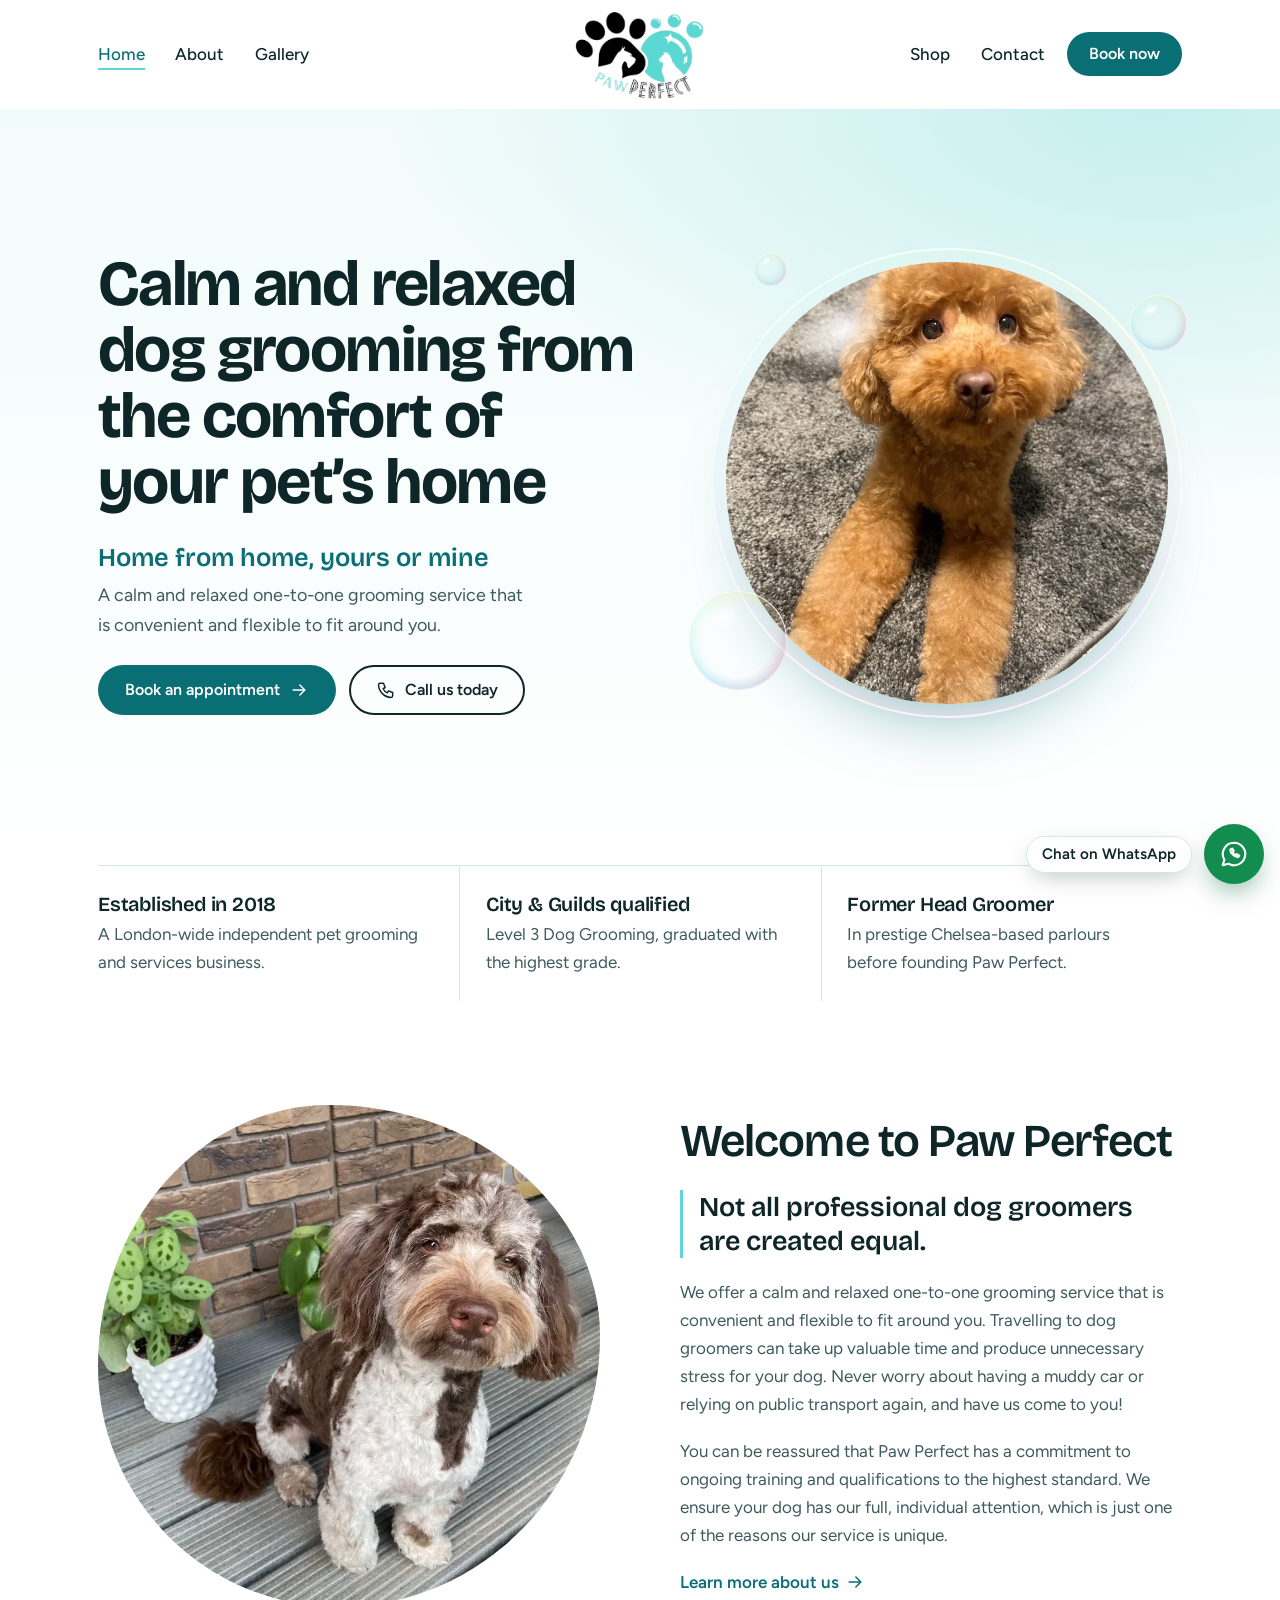
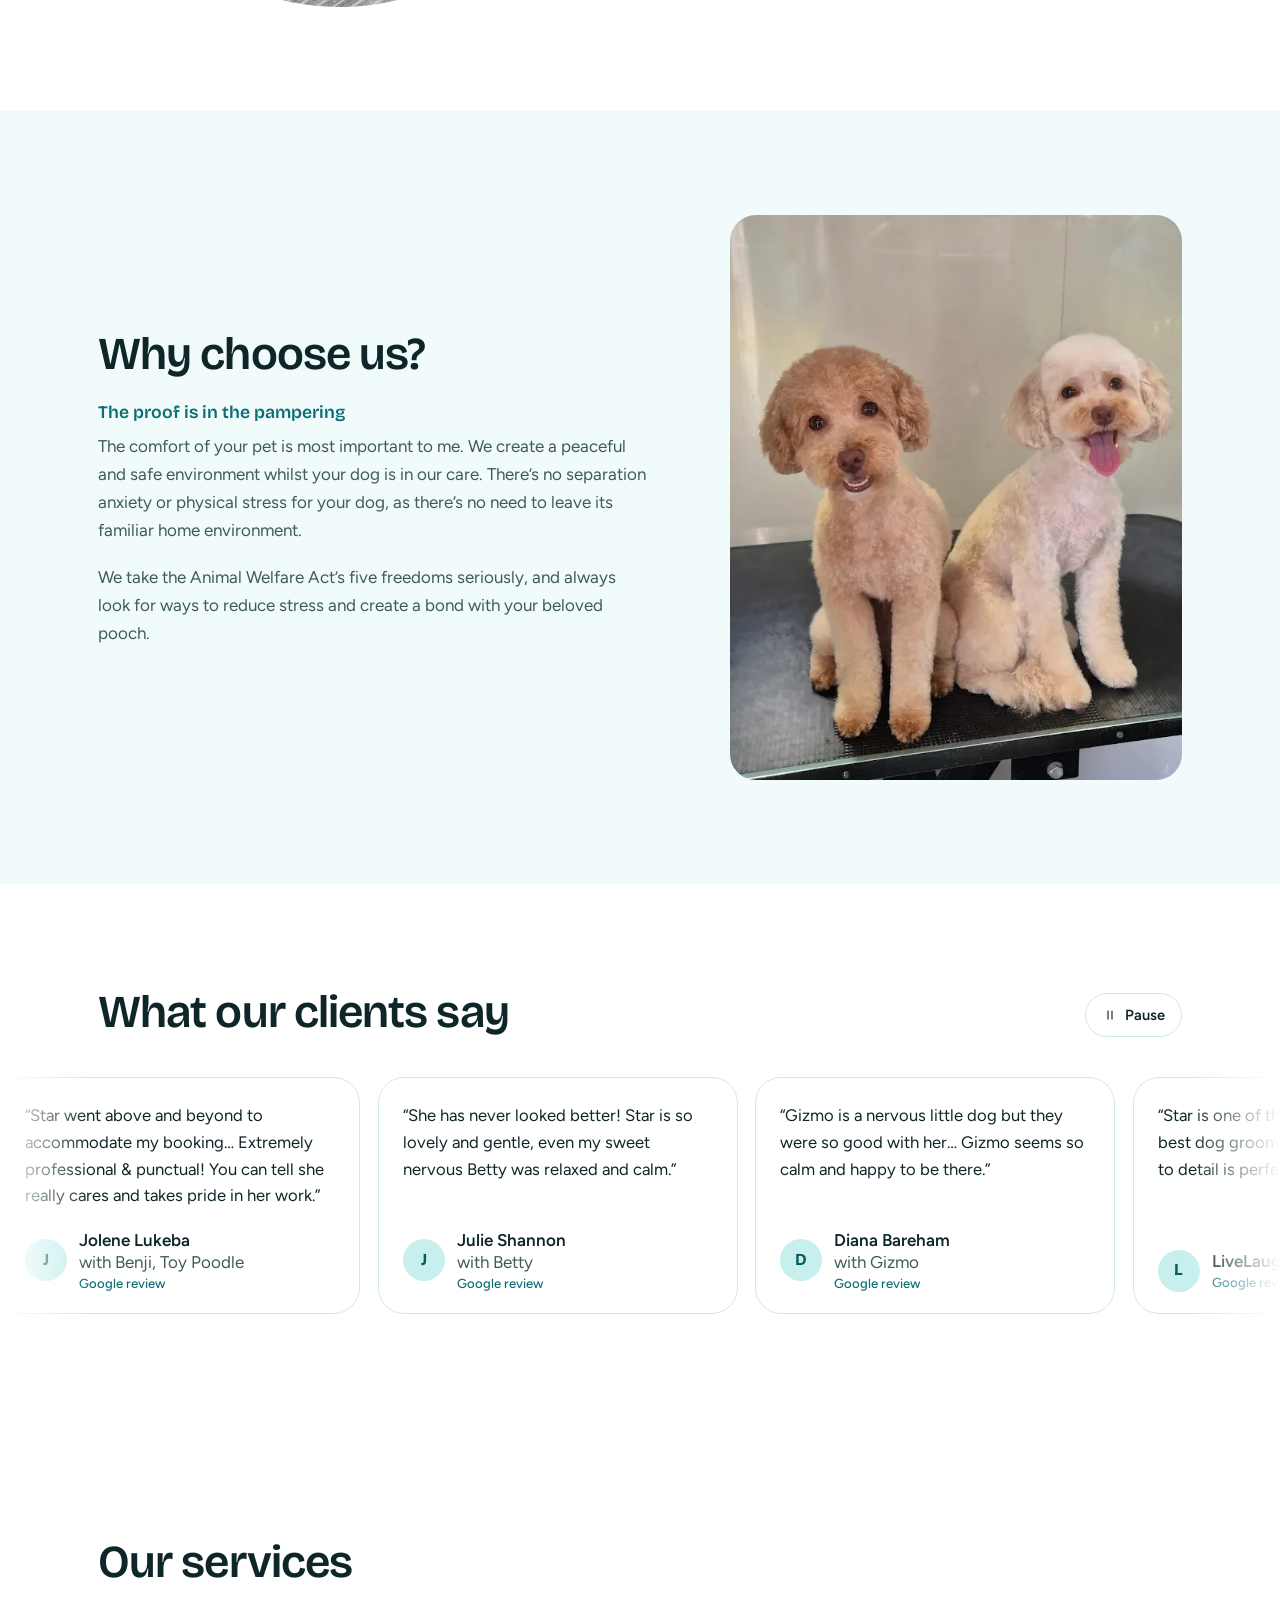
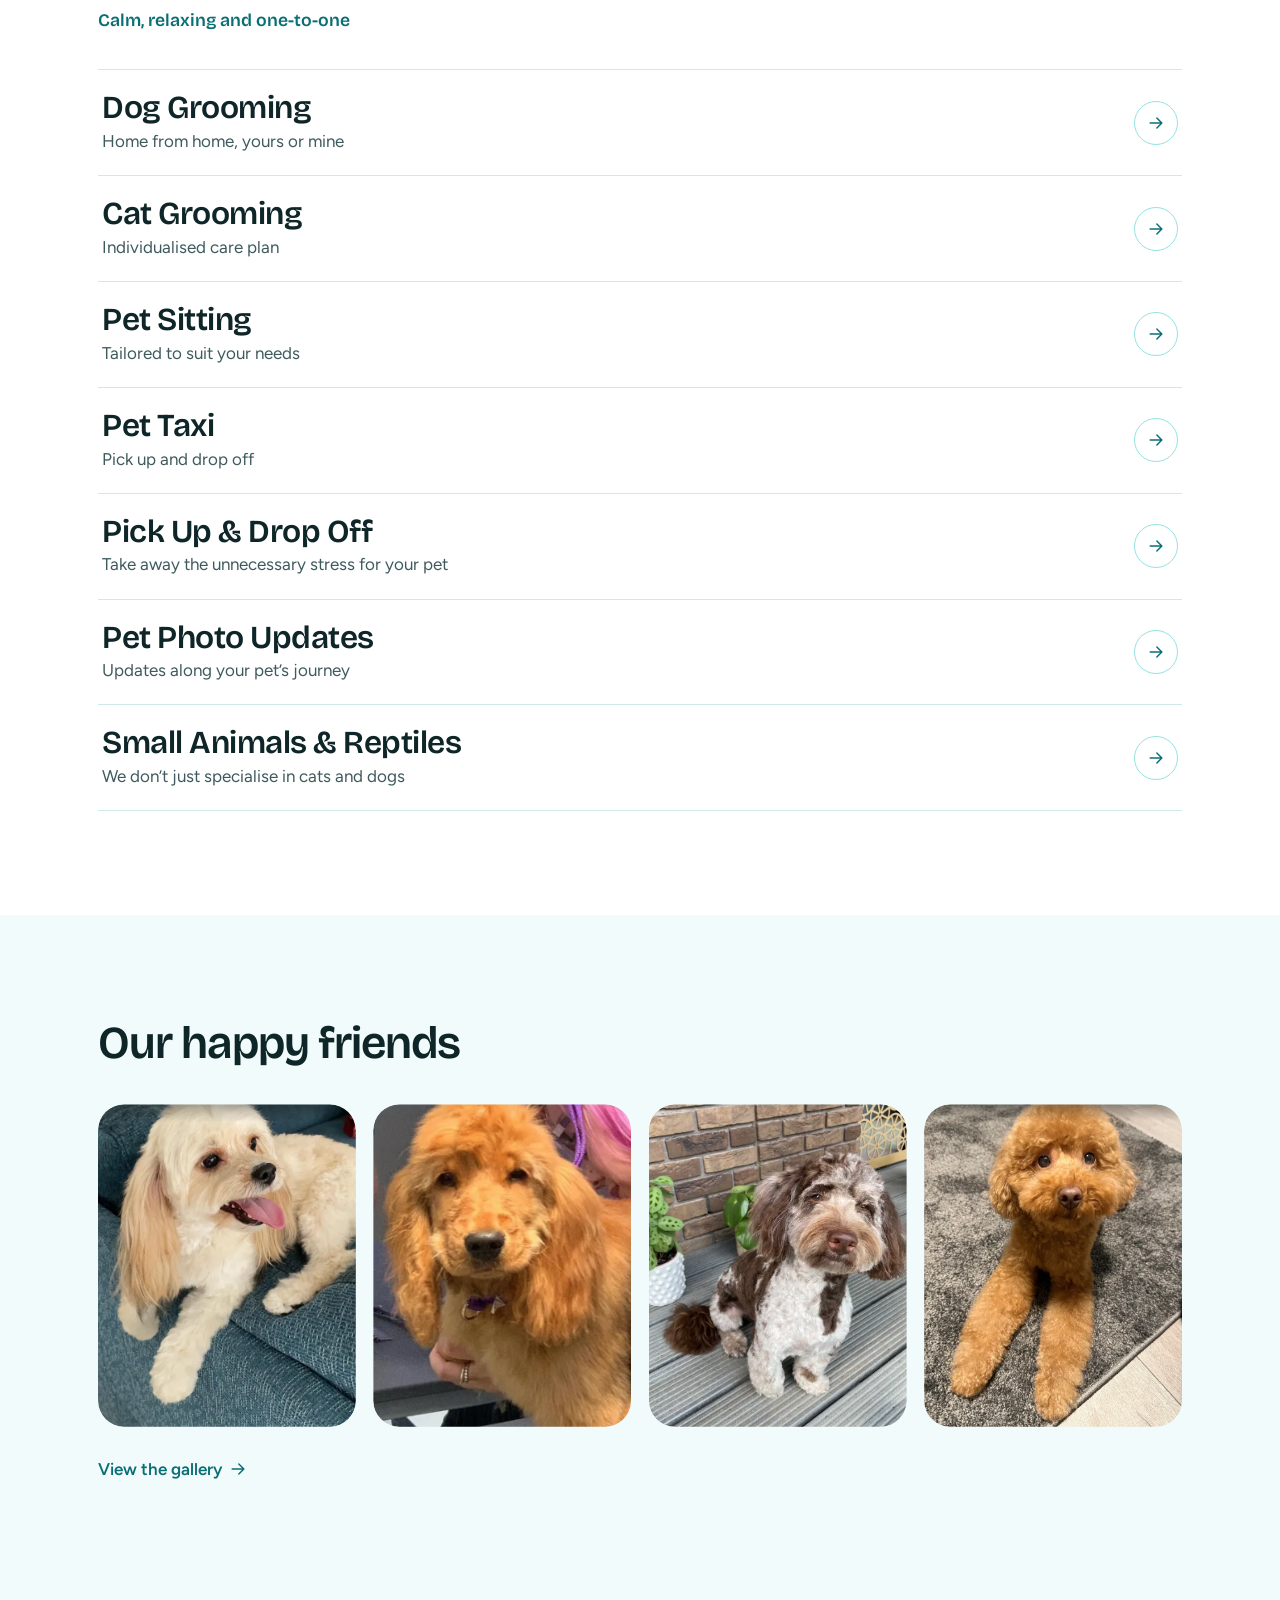
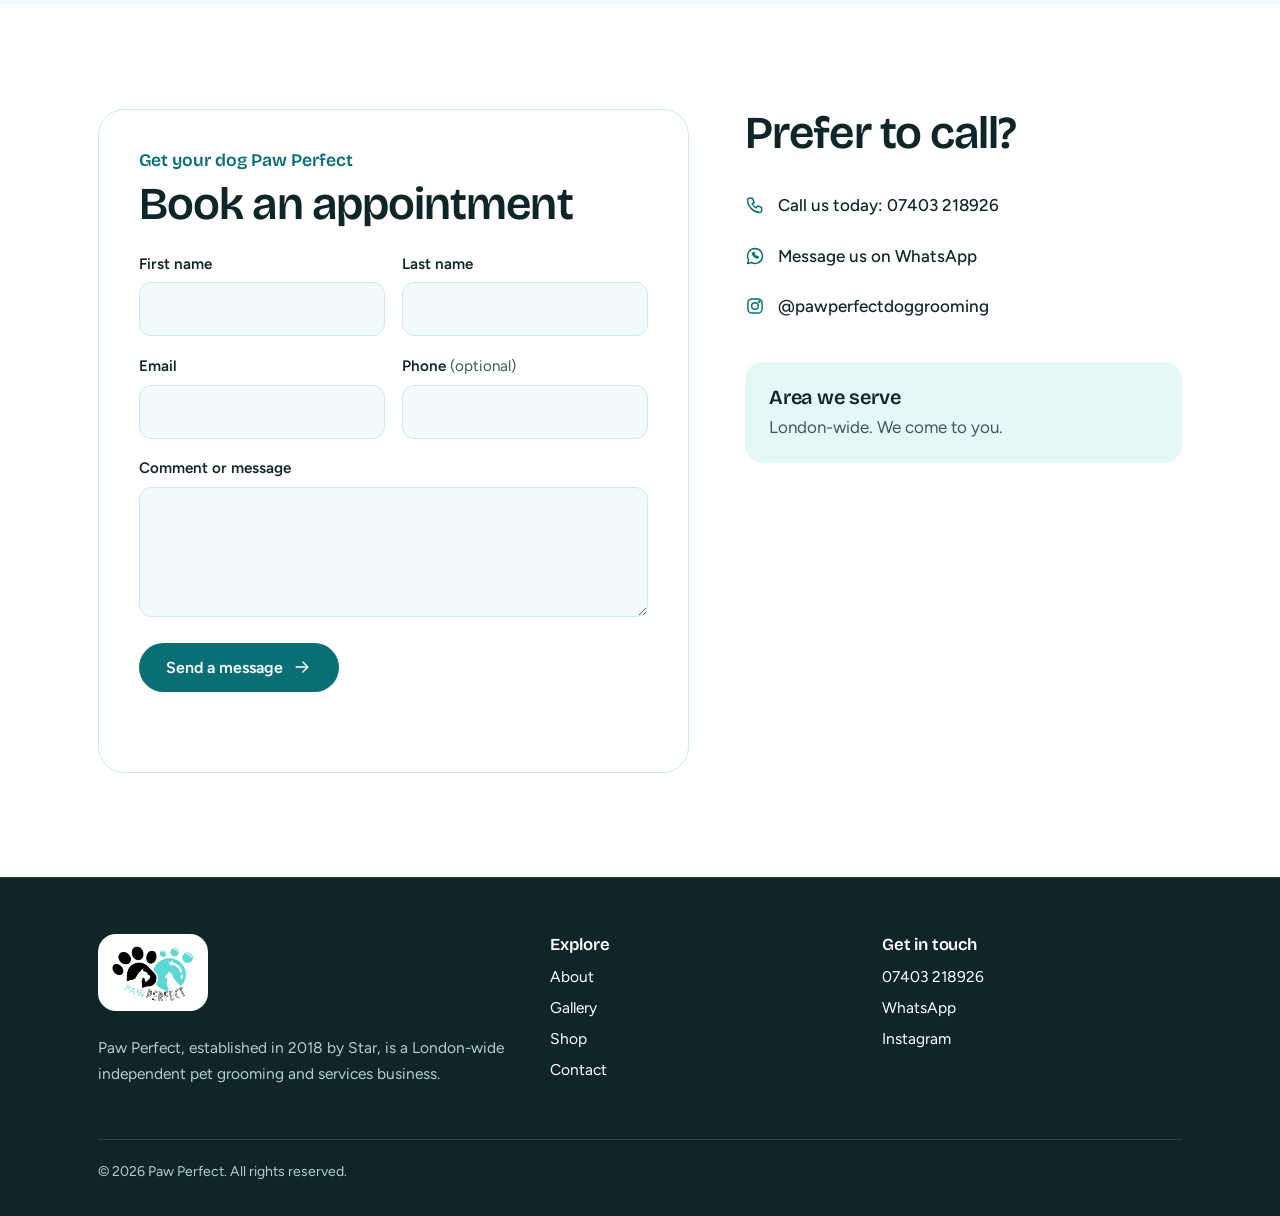
<file: index.html>
<!doctype html>
<html lang="en-GB">
<head>
<meta charset="utf-8">
<meta name="viewport" content="width=device-width, initial-scale=1">
<title>Mobile Dog Grooming in London | Paw Perfect</title>
<meta name="description" content="Calm and relaxed one-to-one dog grooming from the comfort of your pet&#x27;s home, London-wide. Call Paw Perfect on 07403 218926.">
<link rel="canonical" href="https://www.pawperfectdoggrooming.com/">
<meta name="robots" content="index, follow, max-image-preview:large">
<meta name="theme-color" content="#ffffff">
<meta property="og:type" content="website">
<meta property="og:site_name" content="Paw Perfect">
<meta property="og:title" content="Mobile Dog Grooming in London | Paw Perfect">
<meta property="og:description" content="Calm and relaxed one-to-one dog grooming from the comfort of your pet&#x27;s home, London-wide. Call Paw Perfect on 07403 218926.">
<meta property="og:url" content="https://www.pawperfectdoggrooming.com/">
<meta property="og:image" content="https://www.pawperfectdoggrooming.com/images/logo.png">
<meta name="twitter:card" content="summary">
<link rel="icon" type="image/png" href="images/logo.png">
<script>if('IntersectionObserver' in window&&!matchMedia('(prefers-reduced-motion: reduce)').matches)document.documentElement.classList.add('reveal-ready');</script>
<link rel="preconnect" href="https://fonts.googleapis.com">
<link rel="preconnect" href="https://fonts.gstatic.com" crossorigin>
<link href="https://fonts.googleapis.com/css2?family=Bricolage+Grotesque:opsz,wght@12..96,500;12..96,600;12..96,700&amp;family=Figtree:wght@400;500;600;700&amp;display=swap" rel="stylesheet">
<link rel="stylesheet" href="styles.css">
<script type="application/ld+json">
{
  "@context": "https://schema.org",
  "@type": "LocalBusiness",
  "name": "Paw Perfect",
  "description": "London-wide independent mobile pet grooming and services business, established in 2018.",
  "url": "https://www.pawperfectdoggrooming.com/",
  "logo": "https://www.pawperfectdoggrooming.com/images/logo.png",
  "telephone": "+447403218926",
  "foundingDate": "2018",
  "areaServed": { "@type": "City", "name": "London" },
  "sameAs": ["https://www.instagram.com/pawperfectdoggrooming/"],
  "makesOffer": [{ "@type": "Offer", "itemOffered": { "@type": "Service", "name": "Dog Grooming" } }, { "@type": "Offer", "itemOffered": { "@type": "Service", "name": "Cat Grooming" } }, { "@type": "Offer", "itemOffered": { "@type": "Service", "name": "Pet Sitting" } }, { "@type": "Offer", "itemOffered": { "@type": "Service", "name": "Pet Taxi" } }, { "@type": "Offer", "itemOffered": { "@type": "Service", "name": "Pick Up & Drop Off" } }, { "@type": "Offer", "itemOffered": { "@type": "Service", "name": "Pet Photo Updates" } }, { "@type": "Offer", "itemOffered": { "@type": "Service", "name": "Small Animals & Reptiles" } }]
}
</script>
</head>
<body class="page-home">
<svg width="0" height="0" style="position:absolute" aria-hidden="true" focusable="false">
<symbol id="paw" viewBox="0 0 64 64"><path d="M32 35c-7.5 0-15 6.5-15 13 0 4.4 3.3 6.4 7.5 6.4 3 0 5.2-1.2 7.5-1.2s4.5 1.2 7.5 1.2c4.2 0 7.5-2 7.5-6.4 0-6.5-7.5-13-15-13z"/><ellipse cx="13.5" cy="29" rx="5.2" ry="7.2" transform="rotate(-22 13.5 29)"/><ellipse cx="25" cy="17.5" rx="5.6" ry="8.2" transform="rotate(-8 25 17.5)"/><ellipse cx="39" cy="17.5" rx="5.6" ry="8.2" transform="rotate(8 39 17.5)"/><ellipse cx="50.5" cy="29" rx="5.2" ry="7.2" transform="rotate(22 50.5 29)"/></symbol>
<symbol id="i-arrow" viewBox="0 0 24 24"><path d="M5 12h14M13 6l6 6-6 6"/></symbol>
<symbol id="i-phone" viewBox="0 0 24 24"><path d="M5 4h4l2 5-2.5 1.5a11 11 0 0 0 5 5L15 13l5 2v4a2 2 0 0 1-2 2A16 16 0 0 1 3 6a2 2 0 0 1 2-2z"/></symbol>
<symbol id="i-insta" viewBox="0 0 24 24"><rect x="3.5" y="3.5" width="17" height="17" rx="5"/><circle cx="12" cy="12" r="4"/><circle cx="17.2" cy="6.8" r="0.7" fill="currentColor"/></symbol>
<symbol id="i-wa" viewBox="0 0 24 24"><path d="M12 3a9 9 0 0 0-7.7 13.6L3 21l4.5-1.2A9 9 0 1 0 12 3z"/><path d="M9 8.5c.2 2.8 3.2 5.8 6 6l1.2-1.2-2-1.2-.9.8c-.9-.4-1.9-1.4-2.3-2.3l.8-.9-1.2-2L9 8.5z"/></symbol>
<symbol id="i-bag" viewBox="0 0 24 24"><path d="M5 8h14l-1.2 11.2A2 2 0 0 1 15.8 21H8.2a2 2 0 0 1-2-1.8L5 8z"/><path d="M9 10V7a3 3 0 0 1 6 0v3"/></symbol>
<symbol id="i-close" viewBox="0 0 24 24"><path d="M6 6l12 12M18 6 6 18"/></symbol>
<symbol id="i-van" viewBox="0 0 24 24"><path d="M3 7h11v9H3zM14 10h4l3 3v3h-7z"/><circle cx="7" cy="17.5" r="1.8"/><circle cx="17" cy="17.5" r="1.8"/></symbol>
<symbol id="i-pin" viewBox="0 0 24 24"><path d="M12 21s-7-6.2-7-11.5A7 7 0 0 1 19 9.5C19 14.8 12 21 12 21z"/><circle cx="12" cy="9.5" r="2.5"/></symbol>
<symbol id="i-jacket" viewBox="0 0 48 48"><path d="M17 8l-9 6 3 9 4-2v19h18V21l4 2 3-9-9-6c-1 3.5-3.8 5.5-7 5.5S18 11.5 17 8z"/><path d="M24 13.5V40"/><circle cx="27.5" cy="22" r=".9"/><circle cx="27.5" cy="29" r=".9"/></symbol>
<symbol id="i-collar" viewBox="0 0 48 48"><ellipse cx="24" cy="22" rx="15" ry="9"/><ellipse cx="24" cy="22" rx="11" ry="5.5"/><rect x="20" y="28" width="8" height="5" rx="1"/><path d="M24 33v3"/><circle cx="24" cy="39" r="3"/><path d="M16 12l-4-4 5-1zM32 12l4-4-5-1z"/></symbol>
<symbol id="i-brush" viewBox="0 0 48 48"><rect x="10" y="8" width="28" height="20" rx="10"/><path d="M16 14v8M21 13v10M26 13v10M31 14v8"/><path d="M20 28l-2 12a2 2 0 0 0 2 2h8a2 2 0 0 0 2-2l-2-12"/></symbol>
<symbol id="i-bottle" viewBox="0 0 48 48"><rect x="20" y="5" width="8" height="6" rx="1.5"/><path d="M19 11h10l2 5H17z"/><rect x="13" y="16" width="22" height="26" rx="5"/><path d="M18 26h12M18 31h8"/></symbol>
<symbol id="i-bandana" viewBox="0 0 48 48"><path d="M8 12h32L24 40z"/><path d="M8 12h32v4H8z"/><circle cx="20" cy="20" r="1.4"/><circle cx="28" cy="20" r="1.4"/><circle cx="24" cy="27" r="1.4"/></symbol>
<symbol id="i-star" viewBox="0 0 24 24"><path d="M12 2.8l2.8 5.8 6.4.9-4.6 4.5 1.1 6.3L12 17.3l-5.7 3 1.1-6.3-4.6-4.5 6.4-.9z"/></symbol>
</svg>
<a class="skip-link" href="#main">Skip to content</a>
<header class="site-header">
  <div class="container header-inner">
    <div class="header-left">
      <a class="icon-btn call-btn" href="tel:+447403218926" aria-label="Call 07403 218926"><svg class="icon" aria-hidden="true"><use href="#i-phone"/></svg></a>
      <ul class="desk-nav"><li><a href="index.html" aria-current="page">Home</a></li><li><a href="about.html">About</a></li><li><a href="gallery.html">Gallery</a></li></ul>
    </div>
    <a class="logo" href="index.html" aria-label="Paw Perfect, home"><img src="images/logo-t.webp" width="626" height="446" alt="Paw Perfect"></a>
    <div class="header-right">
      <ul class="desk-nav"><li><a href="shop.html">Shop</a></li><li><a href="contact.html">Contact</a></li></ul>
      <button class="icon-btn cart-btn" type="button" aria-label="Basket" aria-controls="cart" hidden><svg class="icon" aria-hidden="true"><use href="#i-bag"/></svg><span class="cart-count" hidden>0</span></button>
      <a class="btn btn--primary desk-only" href="contact.html#book">Book now</a>
      <button class="icon-btn nav-toggle" type="button" aria-expanded="false" aria-controls="mobile-nav" aria-label="Menu"><span></span><span></span><span></span></button>
    </div>
  </div>
  <nav class="mobile-nav" id="mobile-nav" aria-label="Main">
    <ul><li><a href="index.html" aria-current="page">Home</a></li><li><a href="about.html">About</a></li><li><a href="gallery.html">Gallery</a></li><li><a href="shop.html">Shop</a></li><li><a href="contact.html">Contact</a></li><li><a class="btn btn--primary" href="contact.html#book">Book an appointment</a></li></ul>
  </nav>
</header>
<main id="main">
<section class="hero">
  <div class="field" aria-hidden="true"><i class="spark" style="--x:35%;--s:19px;--d:16s;--delay:-9s;--dx:13px"><b></b></i><i class="spark" style="--x:72%;--s:32px;--d:21s;--delay:-8s;--dx:20px"><b></b></i><i class="spark" style="--x:15%;--s:45px;--d:17s;--delay:-7s;--dx:27px"><b></b></i><i class="spark" style="--x:52%;--s:18px;--d:13s;--delay:-6s;--dx:12px"><b></b></i><i class="spark" style="--x:89%;--s:31px;--d:18s;--delay:-5s;--dx:19px"><b></b></i><i class="spark" style="--x:32%;--s:44px;--d:14s;--delay:-4s;--dx:26px"><b></b></i><i class="spark" style="--x:69%;--s:17px;--d:19s;--delay:-3s;--dx:11px"><b></b></i><i class="spark" style="--x:12%;--s:30px;--d:15s;--delay:-2s;--dx:18px"><b></b></i><i class="spark" style="--x:49%;--s:43px;--d:20s;--delay:-1s;--dx:25px"><b></b></i><i class="spark" style="--x:86%;--s:16px;--d:16s;--delay:0s;--dx:10px"><b></b></i><i class="spark" style="--x:29%;--s:29px;--d:21s;--delay:-17s;--dx:17px"><b></b></i><i class="spark" style="--x:66%;--s:42px;--d:17s;--delay:-16s;--dx:24px"><b></b></i><i class="spark" style="--x:9%;--s:55px;--d:13s;--delay:-15s;--dx:31px"><b></b></i></div>
  <div class="container hero__grid">
    <div>
      <h1>
        <span class="line" style="--i:0"><span>Calm and relaxed</span></span>
        <span class="line" style="--i:1"><span>dog grooming from</span></span>
        <span class="line" style="--i:2"><span>the comfort of</span></span>
        <span class="line" style="--i:3"><span>your pet&rsquo;s home</span></span>
      </h1>
      <p class="tagline fade-in" style="--d:650ms">Home from home, yours or mine</p>
      <p class="hero__lead fade-in" style="--d:760ms">A calm and relaxed one-to-one grooming service that is convenient and flexible to fit around you.</p>
      <div class="hero__actions fade-in" style="--d:880ms">
        <a class="btn btn--primary" href="#book">Book an appointment <svg class="icon icon--arrow" aria-hidden="true"><use href="#i-arrow"/></svg></a>
        <a class="btn btn--outline" href="tel:+447403218926"><svg class="icon" aria-hidden="true"><use href="#i-phone"/></svg> Call us today</a>
      </div>
    </div>
    <div class="hero__visual">
      <div class="hero-bubble">
        <div class="hero-bubble__photo"><img src="images/dog-2-1000.webp" width="761" height="924" alt="Red-coated poodle lying on a grey rug with a freshly trimmed coat" style="object-position:50% 30%" decoding="async"></div>
        <div class="bubble-film" aria-hidden="true"></div>
      </div>
      <span class="mini mini--a" aria-hidden="true"><b></b></span>
      <span class="mini mini--b" aria-hidden="true"><b></b></span>
      <span class="mini mini--c" aria-hidden="true"><b></b></span>
    </div>
  </div>
</section>

<section class="container" aria-label="Qualifications and experience">
  <div class="creds">
    <div class="cred"><h3>Established in 2018</h3><p>A London-wide independent pet grooming and services business.</p></div>
    <div class="cred"><h3>City &amp; Guilds qualified</h3><p>Level 3 Dog Grooming, graduated with the highest grade.</p></div>
    <div class="cred"><h3>Former Head Groomer</h3><p>In prestige Chelsea-based parlours before founding Paw Perfect.</p></div>
  </div>
</section>

<section class="section">
  <div class="container split">
    <div class="blob"><img src="images/dog-1-1000.webp" width="761" height="799" alt="Chocolate and white dog sitting on a decked terrace after a groom" style="object-position:72% 50%" loading="lazy" decoding="async"></div>
    <div>
      <h2>Welcome to Paw Perfect</h2>
      <p class="quote-line">Not all professional dog groomers are created equal.</p>
      <p>We offer a calm and relaxed one-to-one grooming service that is convenient and flexible to fit around you. Travelling to dog groomers can take up valuable time and produce unnecessary stress for your dog. Never worry about having a muddy car or relying on public transport again, and have us come to you!</p>
      <p>You can be reassured that Paw Perfect has a commitment to ongoing training and qualifications to the highest standard. We ensure your dog has our full, individual attention, which is just one of the reasons our service is unique.</p>
      <a class="link-arrow" href="about.html">Learn more about us <svg class="icon icon--arrow" aria-hidden="true"><use href="#i-arrow"/></svg></a>
    </div>
  </div>
</section>

<section class="section section--mist">
  <div class="trail" aria-hidden="true"><span class="print" style="--x:2.0%;--y:92.4%;--r:90deg;--i:0"><svg viewBox="0 0 64 64"><use href="#paw"/></svg></span><span class="print" style="--x:8.0%;--y:95.6%;--r:90deg;--i:1"><svg viewBox="0 0 64 64"><use href="#paw"/></svg></span><span class="print" style="--x:14.0%;--y:92.4%;--r:90deg;--i:2"><svg viewBox="0 0 64 64"><use href="#paw"/></svg></span><span class="print" style="--x:20.0%;--y:95.6%;--r:90deg;--i:3"><svg viewBox="0 0 64 64"><use href="#paw"/></svg></span><span class="print" style="--x:26.0%;--y:92.4%;--r:90deg;--i:4"><svg viewBox="0 0 64 64"><use href="#paw"/></svg></span><span class="print" style="--x:32.0%;--y:95.6%;--r:90deg;--i:5"><svg viewBox="0 0 64 64"><use href="#paw"/></svg></span><span class="print" style="--x:38.0%;--y:92.4%;--r:90deg;--i:6"><svg viewBox="0 0 64 64"><use href="#paw"/></svg></span><span class="print" style="--x:44.0%;--y:95.6%;--r:90deg;--i:7"><svg viewBox="0 0 64 64"><use href="#paw"/></svg></span><span class="print" style="--x:50.0%;--y:92.4%;--r:90deg;--i:8"><svg viewBox="0 0 64 64"><use href="#paw"/></svg></span><span class="print" style="--x:56.0%;--y:95.6%;--r:90deg;--i:9"><svg viewBox="0 0 64 64"><use href="#paw"/></svg></span><span class="print" style="--x:62.0%;--y:92.4%;--r:90deg;--i:10"><svg viewBox="0 0 64 64"><use href="#paw"/></svg></span></div>
  <div class="container split split--wide-text">
    <div>
      <h2>Why choose us?</h2>
      <p class="kicker">The proof is in the pampering</p>
      <p>The comfort of your pet is most important to me. We create a peaceful and safe environment whilst your dog is in our care. There&rsquo;s no separation anxiety or physical stress for your dog, as there&rsquo;s no need to leave its familiar home environment.</p>
      <p>We take the Animal Welfare Act&rsquo;s five freedoms seriously, and always look for ways to reduce stress and create a bond with your beloved pooch.</p>
    </div>
    <div class="framed" style="aspect-ratio:4/5"><img src="images/dog-3-1000.webp" width="666" height="735" alt="Two small groomed dogs sitting side by side on a grooming table" style="object-position:50% 40%" loading="lazy" decoding="async"></div>
  </div>
</section>

<section class="section reviews" aria-labelledby="reviews-title">
  <div class="container reviews__head">
    <h2 id="reviews-title">What our clients say</h2>
    <button class="marquee-toggle" type="button" aria-pressed="false">
      <svg class="icon icon--pause" aria-hidden="true" viewBox="0 0 24 24"><path d="M9 6v12M15 6v12"/></svg>
      <svg class="icon icon--play" aria-hidden="true" viewBox="0 0 24 24"><path d="M8 5.5v13l10-6.5z"/></svg>
      <span>Pause</span>
    </button>
  </div>
  <div class="marquee" tabindex="0" aria-label="Client reviews">
    <div class="marquee__track">
      <div class="marquee__group"><figure class="rv"><blockquote>&ldquo;Star went above and beyond to accommodate my booking… Extremely professional &amp; punctual! You can tell she really cares and takes pride in her work.&rdquo;</blockquote><figcaption><span class="rv__avatar" aria-hidden="true">J</span><span class="rv__who">Jolene Lukeba <span>with Benji, Toy Poodle</span><small>Google review</small></span></figcaption></figure><figure class="rv"><blockquote>&ldquo;She has never looked better! Star is so lovely and gentle, even my sweet nervous Betty was relaxed and calm.&rdquo;</blockquote><figcaption><span class="rv__avatar" aria-hidden="true">J</span><span class="rv__who">Julie Shannon <span>with Betty</span><small>Google review</small></span></figcaption></figure><figure class="rv"><blockquote>&ldquo;Gizmo is a nervous little dog but they were so good with her… Gizmo seems so calm and happy to be there.&rdquo;</blockquote><figcaption><span class="rv__avatar" aria-hidden="true">D</span><span class="rv__who">Diana Bareham <span>with Gizmo</span><small>Google review</small></span></figcaption></figure><figure class="rv"><blockquote>&ldquo;Star is one of the most professional and best dog groomers I know… her attention to detail is perfection.&rdquo;</blockquote><figcaption><span class="rv__avatar" aria-hidden="true">L</span><span class="rv__who">LiveLaughLove9383<small>Google review</small></span></figcaption></figure></div>
      <div class="marquee__group" aria-hidden="true"><figure class="rv"><blockquote>&ldquo;Star went above and beyond to accommodate my booking… Extremely professional &amp; punctual! You can tell she really cares and takes pride in her work.&rdquo;</blockquote><figcaption><span class="rv__avatar" aria-hidden="true">J</span><span class="rv__who">Jolene Lukeba <span>with Benji, Toy Poodle</span><small>Google review</small></span></figcaption></figure><figure class="rv"><blockquote>&ldquo;She has never looked better! Star is so lovely and gentle, even my sweet nervous Betty was relaxed and calm.&rdquo;</blockquote><figcaption><span class="rv__avatar" aria-hidden="true">J</span><span class="rv__who">Julie Shannon <span>with Betty</span><small>Google review</small></span></figcaption></figure><figure class="rv"><blockquote>&ldquo;Gizmo is a nervous little dog but they were so good with her… Gizmo seems so calm and happy to be there.&rdquo;</blockquote><figcaption><span class="rv__avatar" aria-hidden="true">D</span><span class="rv__who">Diana Bareham <span>with Gizmo</span><small>Google review</small></span></figcaption></figure><figure class="rv"><blockquote>&ldquo;Star is one of the most professional and best dog groomers I know… her attention to detail is perfection.&rdquo;</blockquote><figcaption><span class="rv__avatar" aria-hidden="true">L</span><span class="rv__who">LiveLaughLove9383<small>Google review</small></span></figcaption></figure></div>
    </div>
  </div>
</section>

<section class="section">
  <div class="container">
    <div class="section-head">
      <h2>Our services</h2>
      <p class="kicker">Calm, relaxing and one-to-one</p>
    </div>
    <ul class="svc"><li><a href="contact.html#book"><span class="svc__name">Dog Grooming</span><span class="svc__desc">Home from home, yours or mine</span><span class="svc__go"><svg class="icon icon--arrow" aria-hidden="true"><use href="#i-arrow"/></svg></span></a></li><li><a href="contact.html#book"><span class="svc__name">Cat Grooming</span><span class="svc__desc">Individualised care plan</span><span class="svc__go"><svg class="icon icon--arrow" aria-hidden="true"><use href="#i-arrow"/></svg></span></a></li><li><a href="contact.html#book"><span class="svc__name">Pet Sitting</span><span class="svc__desc">Tailored to suit your needs</span><span class="svc__go"><svg class="icon icon--arrow" aria-hidden="true"><use href="#i-arrow"/></svg></span></a></li><li><a href="contact.html#book"><span class="svc__name">Pet Taxi</span><span class="svc__desc">Pick up and drop off</span><span class="svc__go"><svg class="icon icon--arrow" aria-hidden="true"><use href="#i-arrow"/></svg></span></a></li><li><a href="contact.html#book"><span class="svc__name">Pick Up &amp; Drop Off</span><span class="svc__desc">Take away the unnecessary stress for your pet</span><span class="svc__go"><svg class="icon icon--arrow" aria-hidden="true"><use href="#i-arrow"/></svg></span></a></li><li><a href="contact.html#book"><span class="svc__name">Pet Photo Updates</span><span class="svc__desc">Updates along your pet’s journey</span><span class="svc__go"><svg class="icon icon--arrow" aria-hidden="true"><use href="#i-arrow"/></svg></span></a></li><li><a href="contact.html#book"><span class="svc__name">Small Animals &amp; Reptiles</span><span class="svc__desc">We don’t just specialise in cats and dogs</span><span class="svc__go"><svg class="icon icon--arrow" aria-hidden="true"><use href="#i-arrow"/></svg></span></a></li></ul>
  </div>
</section>

<section class="section section--mist">
  <div class="container">
    <div class="section-head">
      <h2>Our happy friends</h2>
    </div>
    <div class="photos photos--teaser"><figure class="photo"><img src="images/dog-5-1000.webp" width="899" height="776" alt="Cream and white dog with feathered ears relaxing on a blue sofa" style="object-position:40% 50%" loading="lazy" decoding="async"></figure><figure class="photo"><img src="images/dog-4-1000.webp" width="576" height="792" alt="Golden puppy with long, soft ears after grooming" style="object-position:50% 30%" loading="lazy" decoding="async"></figure><figure class="photo"><img src="images/dog-1-1000.webp" width="761" height="799" alt="Chocolate and white dog sitting on a decked terrace after a groom" style="object-position:72% 50%" loading="lazy" decoding="async"></figure><figure class="photo"><img src="images/dog-2-1000.webp" width="761" height="924" alt="Red-coated poodle lying on a grey rug with a freshly trimmed coat" style="object-position:50% 35%" loading="lazy" decoding="async"></figure></div>
    <p class="row-link"><a class="link-arrow" href="gallery.html">View the gallery <svg class="icon icon--arrow" aria-hidden="true"><use href="#i-arrow"/></svg></a></p>
  </div>
</section>

<section class="section" id="book">
  <div class="container contact-grid">
    <div class="panel">
      <p class="kicker">Get your dog Paw Perfect</p>
      <h2>Book an appointment</h2>
      <form class="book-form" novalidate>
  <div class="form-grid">
    <div class="form-grid form-grid--two">
      <div class="field-group">
        <label for="h-first">First name</label>
        <input id="h-first" name="first" type="text" autocomplete="given-name" required aria-describedby="h-e1">
        <p class="field__error" id="h-e1">Enter your first name.</p>
      </div>
      <div class="field-group">
        <label for="h-last">Last name</label>
        <input id="h-last" name="last" type="text" autocomplete="family-name" required aria-describedby="h-e2">
        <p class="field__error" id="h-e2">Enter your last name.</p>
      </div>
    </div>
    <div class="form-grid form-grid--two">
      <div class="field-group">
        <label for="h-email">Email</label>
        <input id="h-email" name="email" type="email" autocomplete="email" spellcheck="false" required aria-describedby="h-e3">
        <p class="field__error" id="h-e3">Enter an email address, like name@example.com.</p>
      </div>
      <div class="field-group">
        <label for="h-phone">Phone <span class="opt">(optional)</span></label>
        <input id="h-phone" name="phone" type="tel" autocomplete="tel">
      </div>
    </div>
    <div class="field-group">
      <label for="h-msg">Comment or message</label>
      <textarea id="h-msg" name="message" required aria-describedby="h-e4"></textarea>
      <p class="field__error" id="h-e4">Write a short message.</p>
    </div>
    <div><button class="btn btn--primary" type="submit">Send a message <svg class="icon icon--arrow" aria-hidden="true"><use href="#i-arrow"/></svg></button></div>
  </div>
  <p class="form-status" role="status" aria-live="polite"></p>
</form>
    </div>
    <div><h2>Prefer to call?</h2>
      <ul class="contact-list">
        <li><a href="tel:+447403218926"><svg class="icon" aria-hidden="true"><use href="#i-phone"/></svg> Call us today: 07403 218926</a></li>
        <li><a href="https://wa.me/447403218926?text=Hi%20Paw%20Perfect%2C%20I%E2%80%99d%20like%20to%20book%20an%20appointment." target="_blank" rel="noopener"><svg class="icon" aria-hidden="true"><use href="#i-wa"/></svg> Message us on WhatsApp</a></li>
        <li><a href="https://www.instagram.com/pawperfectdoggrooming/" target="_blank" rel="noopener"><svg class="icon" aria-hidden="true"><use href="#i-insta"/></svg> @pawperfectdoggrooming</a></li>
      </ul>
      <div class="area">
        <h3>Area we serve</h3>
        <p>London-wide. We come to you.</p>
      </div></div>
  </div>
</section>

</main>
<footer class="site-footer">
  <div class="container">
    <div class="footer-grid">
      <div>
        <a class="footer-logo" href="index.html" aria-label="Paw Perfect, home"><img src="images/logo.webp" width="626" height="446" alt="" loading="lazy"></a>
        <p>Paw Perfect, established in 2018 by Star, is a London-wide independent pet grooming and services business.</p>
      </div>
      <div>
        <h3>Explore</h3>
        <ul>
          <li><a href="about.html">About</a></li>
          <li><a href="gallery.html">Gallery</a></li>
          <li><a href="shop.html">Shop</a></li>
          <li><a href="contact.html">Contact</a></li>
        </ul>
      </div>
      <div>
        <h3>Get in touch</h3>
        <ul>
          <li><a href="tel:+447403218926">07403 218926</a></li>
          <li><a href="https://wa.me/447403218926?text=Hi%20Paw%20Perfect%2C%20I%E2%80%99d%20like%20to%20book%20an%20appointment." target="_blank" rel="noopener">WhatsApp</a></li>
          <li><a href="https://www.instagram.com/pawperfectdoggrooming/" target="_blank" rel="noopener">Instagram</a></li>
        </ul>
      </div>
    </div>
    <p class="copyright">&copy; 2026 Paw Perfect. All rights reserved.</p>
  </div>
</footer>
<div class="scrim" aria-hidden="true"></div>
<aside class="drawer" id="cart" role="dialog" aria-modal="true" aria-labelledby="cart-title" aria-hidden="true">
  <div class="drawer__head">
    <h2 id="cart-title">Your basket</h2>
    <button class="icon-btn drawer__close" type="button" aria-label="Close basket"><svg class="icon" aria-hidden="true"><use href="#i-close"/></svg></button>
  </div>
  <div class="drawer__body"></div>
  <div class="drawer__foot" hidden>
    <div class="total"><span>Subtotal</span><span></span></div>
    <p>Free UK postage.</p>
    <a class="btn btn--primary btn--block" href="checkout.html">Checkout <svg class="icon icon--arrow" aria-hidden="true"><use href="#i-arrow"/></svg></a>
    <button class="btn btn--outline btn--block order-btn" type="button"><svg class="icon" aria-hidden="true"><use href="#i-wa"/></svg> <span>Or order on WhatsApp</span></button>
  </div>
</aside>
<a class="wa" href="https://wa.me/447403218926?text=Hi%20Paw%20Perfect%2C%20I%E2%80%99d%20like%20to%20book%20an%20appointment." target="_blank" rel="noopener" aria-label="Chat with Paw Perfect on WhatsApp">
  <span class="wa__label" aria-hidden="true">Chat on WhatsApp</span>
  <svg class="icon" aria-hidden="true"><use href="#i-wa"/></svg>
</a>
<script src="script.js" defer></script>
</body>
</html>
</file>
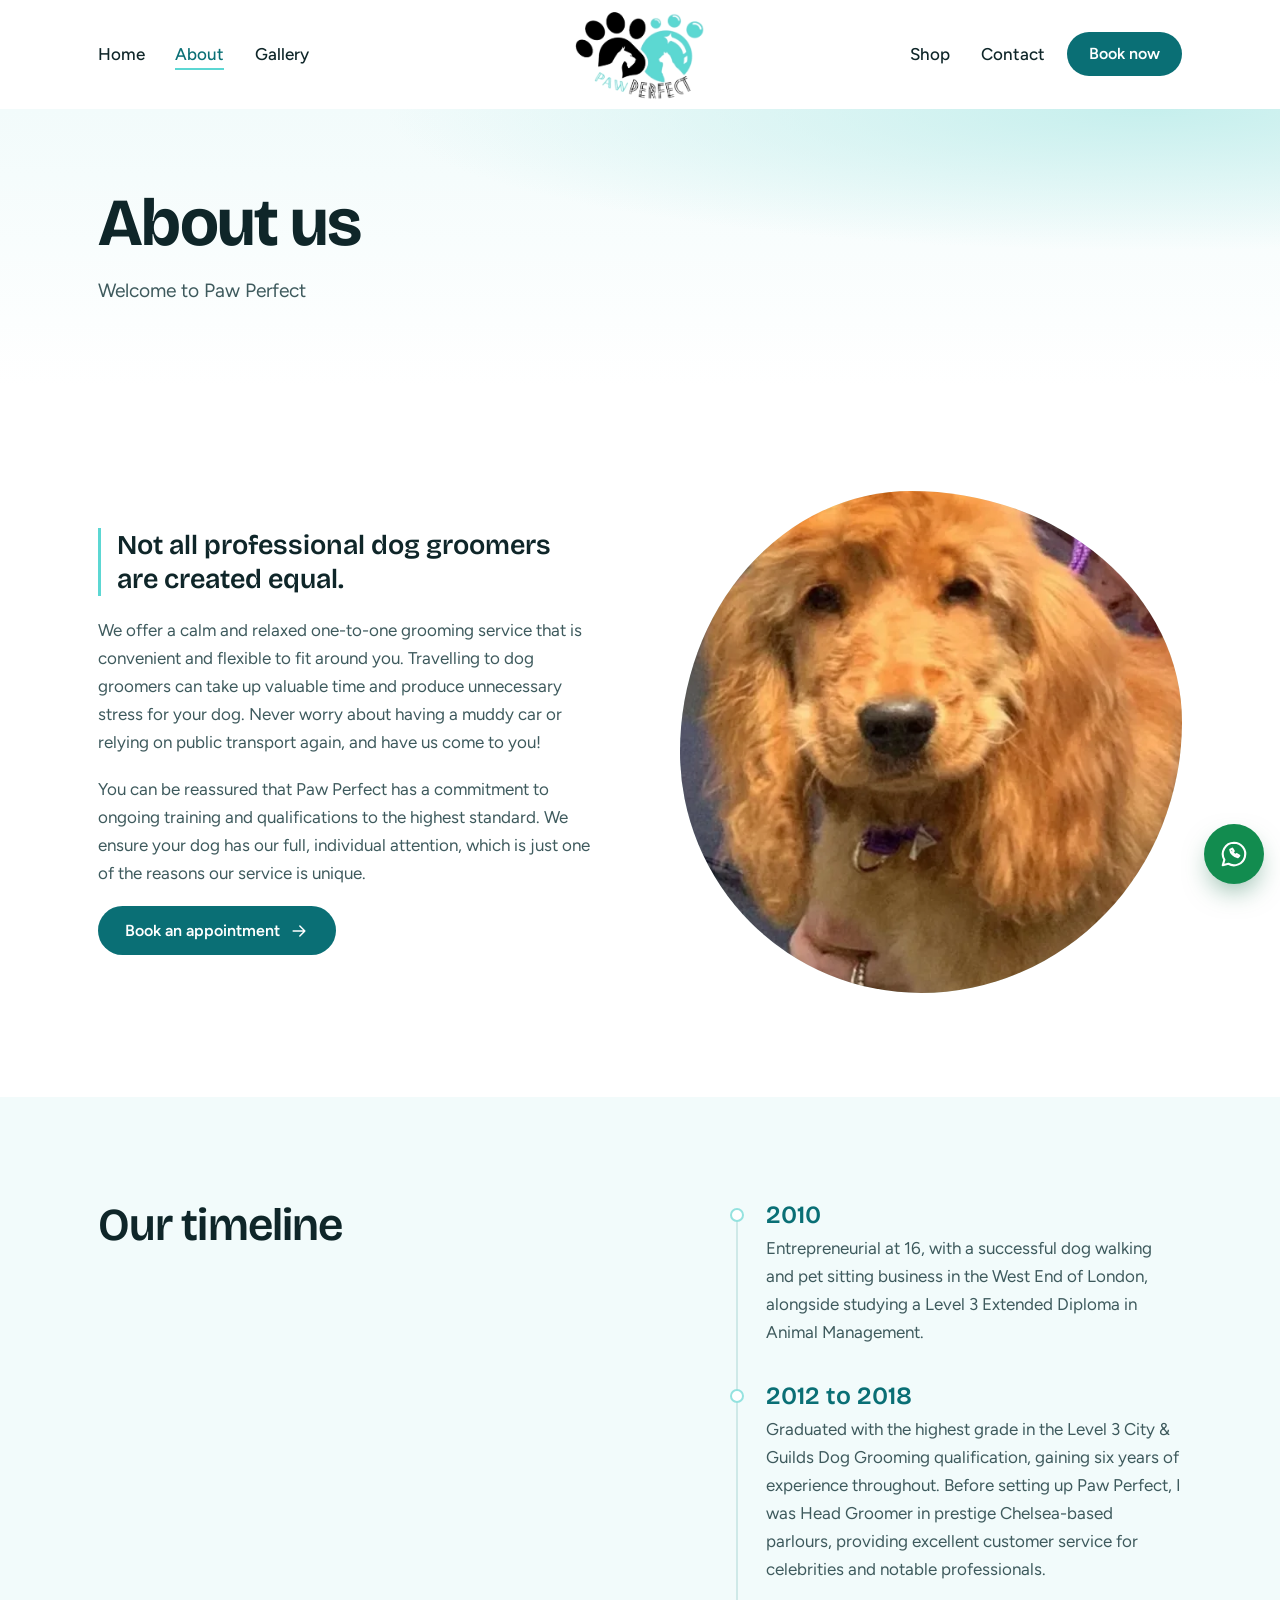
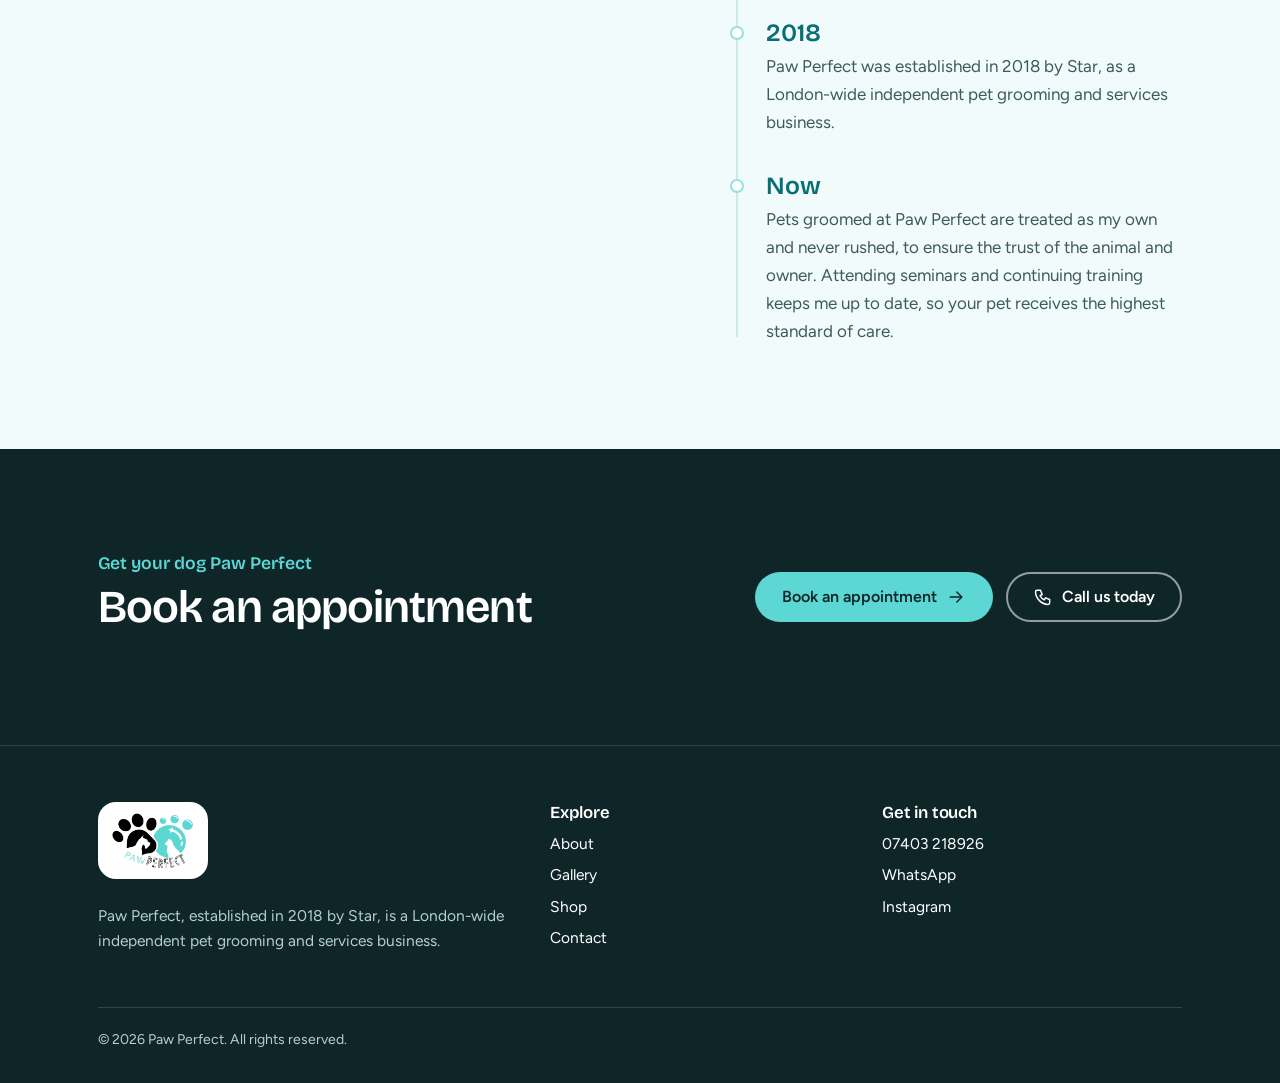
<file: about.html>
<!doctype html>
<html lang="en-GB">
<head>
<meta charset="utf-8">
<meta name="viewport" content="width=device-width, initial-scale=1">
<title>About Paw Perfect | Qualified Mobile Dog Groomer, London</title>
<meta name="description" content="Established in 2018 by Star: Level 3 City &amp; Guilds qualified and former Head Groomer in Chelsea parlours, now grooming London-wide.">
<link rel="canonical" href="https://www.pawperfectdoggrooming.com/about/">
<meta name="robots" content="index, follow, max-image-preview:large">
<meta name="theme-color" content="#ffffff">
<meta property="og:type" content="website">
<meta property="og:site_name" content="Paw Perfect">
<meta property="og:title" content="About Paw Perfect | Qualified Mobile Dog Groomer, London">
<meta property="og:description" content="Established in 2018 by Star: Level 3 City &amp; Guilds qualified and former Head Groomer in Chelsea parlours, now grooming London-wide.">
<meta property="og:url" content="https://www.pawperfectdoggrooming.com/about/">
<meta property="og:image" content="https://www.pawperfectdoggrooming.com/images/logo.png">
<meta name="twitter:card" content="summary">
<link rel="icon" type="image/png" href="images/logo.png">
<script>if('IntersectionObserver' in window&&!matchMedia('(prefers-reduced-motion: reduce)').matches)document.documentElement.classList.add('reveal-ready');</script>
<link rel="preconnect" href="https://fonts.googleapis.com">
<link rel="preconnect" href="https://fonts.gstatic.com" crossorigin>
<link href="https://fonts.googleapis.com/css2?family=Bricolage+Grotesque:opsz,wght@12..96,500;12..96,600;12..96,700&amp;family=Figtree:wght@400;500;600;700&amp;display=swap" rel="stylesheet">
<link rel="stylesheet" href="styles.css">
</head>
<body class="page-about">
<svg width="0" height="0" style="position:absolute" aria-hidden="true" focusable="false">
<symbol id="paw" viewBox="0 0 64 64"><path d="M32 35c-7.5 0-15 6.5-15 13 0 4.4 3.3 6.4 7.5 6.4 3 0 5.2-1.2 7.5-1.2s4.5 1.2 7.5 1.2c4.2 0 7.5-2 7.5-6.4 0-6.5-7.5-13-15-13z"/><ellipse cx="13.5" cy="29" rx="5.2" ry="7.2" transform="rotate(-22 13.5 29)"/><ellipse cx="25" cy="17.5" rx="5.6" ry="8.2" transform="rotate(-8 25 17.5)"/><ellipse cx="39" cy="17.5" rx="5.6" ry="8.2" transform="rotate(8 39 17.5)"/><ellipse cx="50.5" cy="29" rx="5.2" ry="7.2" transform="rotate(22 50.5 29)"/></symbol>
<symbol id="i-arrow" viewBox="0 0 24 24"><path d="M5 12h14M13 6l6 6-6 6"/></symbol>
<symbol id="i-phone" viewBox="0 0 24 24"><path d="M5 4h4l2 5-2.5 1.5a11 11 0 0 0 5 5L15 13l5 2v4a2 2 0 0 1-2 2A16 16 0 0 1 3 6a2 2 0 0 1 2-2z"/></symbol>
<symbol id="i-insta" viewBox="0 0 24 24"><rect x="3.5" y="3.5" width="17" height="17" rx="5"/><circle cx="12" cy="12" r="4"/><circle cx="17.2" cy="6.8" r="0.7" fill="currentColor"/></symbol>
<symbol id="i-wa" viewBox="0 0 24 24"><path d="M12 3a9 9 0 0 0-7.7 13.6L3 21l4.5-1.2A9 9 0 1 0 12 3z"/><path d="M9 8.5c.2 2.8 3.2 5.8 6 6l1.2-1.2-2-1.2-.9.8c-.9-.4-1.9-1.4-2.3-2.3l.8-.9-1.2-2L9 8.5z"/></symbol>
<symbol id="i-bag" viewBox="0 0 24 24"><path d="M5 8h14l-1.2 11.2A2 2 0 0 1 15.8 21H8.2a2 2 0 0 1-2-1.8L5 8z"/><path d="M9 10V7a3 3 0 0 1 6 0v3"/></symbol>
<symbol id="i-close" viewBox="0 0 24 24"><path d="M6 6l12 12M18 6 6 18"/></symbol>
<symbol id="i-van" viewBox="0 0 24 24"><path d="M3 7h11v9H3zM14 10h4l3 3v3h-7z"/><circle cx="7" cy="17.5" r="1.8"/><circle cx="17" cy="17.5" r="1.8"/></symbol>
<symbol id="i-pin" viewBox="0 0 24 24"><path d="M12 21s-7-6.2-7-11.5A7 7 0 0 1 19 9.5C19 14.8 12 21 12 21z"/><circle cx="12" cy="9.5" r="2.5"/></symbol>
<symbol id="i-jacket" viewBox="0 0 48 48"><path d="M17 8l-9 6 3 9 4-2v19h18V21l4 2 3-9-9-6c-1 3.5-3.8 5.5-7 5.5S18 11.5 17 8z"/><path d="M24 13.5V40"/><circle cx="27.5" cy="22" r=".9"/><circle cx="27.5" cy="29" r=".9"/></symbol>
<symbol id="i-collar" viewBox="0 0 48 48"><ellipse cx="24" cy="22" rx="15" ry="9"/><ellipse cx="24" cy="22" rx="11" ry="5.5"/><rect x="20" y="28" width="8" height="5" rx="1"/><path d="M24 33v3"/><circle cx="24" cy="39" r="3"/><path d="M16 12l-4-4 5-1zM32 12l4-4-5-1z"/></symbol>
<symbol id="i-brush" viewBox="0 0 48 48"><rect x="10" y="8" width="28" height="20" rx="10"/><path d="M16 14v8M21 13v10M26 13v10M31 14v8"/><path d="M20 28l-2 12a2 2 0 0 0 2 2h8a2 2 0 0 0 2-2l-2-12"/></symbol>
<symbol id="i-bottle" viewBox="0 0 48 48"><rect x="20" y="5" width="8" height="6" rx="1.5"/><path d="M19 11h10l2 5H17z"/><rect x="13" y="16" width="22" height="26" rx="5"/><path d="M18 26h12M18 31h8"/></symbol>
<symbol id="i-bandana" viewBox="0 0 48 48"><path d="M8 12h32L24 40z"/><path d="M8 12h32v4H8z"/><circle cx="20" cy="20" r="1.4"/><circle cx="28" cy="20" r="1.4"/><circle cx="24" cy="27" r="1.4"/></symbol>
<symbol id="i-star" viewBox="0 0 24 24"><path d="M12 2.8l2.8 5.8 6.4.9-4.6 4.5 1.1 6.3L12 17.3l-5.7 3 1.1-6.3-4.6-4.5 6.4-.9z"/></symbol>
</svg>
<a class="skip-link" href="#main">Skip to content</a>
<header class="site-header">
  <div class="container header-inner">
    <div class="header-left">
      <a class="icon-btn call-btn" href="tel:+447403218926" aria-label="Call 07403 218926"><svg class="icon" aria-hidden="true"><use href="#i-phone"/></svg></a>
      <ul class="desk-nav"><li><a href="index.html">Home</a></li><li><a href="about.html" aria-current="page">About</a></li><li><a href="gallery.html">Gallery</a></li></ul>
    </div>
    <a class="logo" href="index.html" aria-label="Paw Perfect, home"><img src="images/logo-t.webp" width="626" height="446" alt="Paw Perfect"></a>
    <div class="header-right">
      <ul class="desk-nav"><li><a href="shop.html">Shop</a></li><li><a href="contact.html">Contact</a></li></ul>
      <button class="icon-btn cart-btn" type="button" aria-label="Basket" aria-controls="cart" hidden><svg class="icon" aria-hidden="true"><use href="#i-bag"/></svg><span class="cart-count" hidden>0</span></button>
      <a class="btn btn--primary desk-only" href="contact.html#book">Book now</a>
      <button class="icon-btn nav-toggle" type="button" aria-expanded="false" aria-controls="mobile-nav" aria-label="Menu"><span></span><span></span><span></span></button>
    </div>
  </div>
  <nav class="mobile-nav" id="mobile-nav" aria-label="Main">
    <ul><li><a href="index.html">Home</a></li><li><a href="about.html" aria-current="page">About</a></li><li><a href="gallery.html">Gallery</a></li><li><a href="shop.html">Shop</a></li><li><a href="contact.html">Contact</a></li><li><a class="btn btn--primary" href="contact.html#book">Book an appointment</a></li></ul>
  </nav>
</header>
<main id="main">
<section class="page-hero">
  <div class="field" aria-hidden="true"><i class="spark" style="--x:57%;--s:21px;--d:18s;--delay:-15s;--dx:15px"><b></b></i><i class="spark" style="--x:94%;--s:34px;--d:14s;--delay:-14s;--dx:22px"><b></b></i><i class="spark" style="--x:37%;--s:47px;--d:19s;--delay:-13s;--dx:29px"><b></b></i><i class="spark" style="--x:74%;--s:20px;--d:15s;--delay:-12s;--dx:14px"><b></b></i><i class="spark" style="--x:17%;--s:33px;--d:20s;--delay:-11s;--dx:21px"><b></b></i><i class="spark" style="--x:54%;--s:46px;--d:16s;--delay:-10s;--dx:28px"><b></b></i></div>
  <div class="container page-hero__inner">
    <h1>About us</h1>
    <p>Welcome to Paw Perfect</p>
  </div>
</section>

<section class="section">
  <div class="container split">
    <div>
      <p class="quote-line" style="margin-top:0">Not all professional dog groomers are created equal.</p>
      <p>We offer a calm and relaxed one-to-one grooming service that is convenient and flexible to fit around you. Travelling to dog groomers can take up valuable time and produce unnecessary stress for your dog. Never worry about having a muddy car or relying on public transport again, and have us come to you!</p>
      <p>You can be reassured that Paw Perfect has a commitment to ongoing training and qualifications to the highest standard. We ensure your dog has our full, individual attention, which is just one of the reasons our service is unique.</p>
      <a class="btn btn--primary" href="contact.html#book">Book an appointment <svg class="icon icon--arrow" aria-hidden="true"><use href="#i-arrow"/></svg></a>
    </div>
    <div class="blob"><img src="images/dog-4-1000.webp" width="576" height="792" alt="Golden puppy with long, soft ears after grooming" style="object-position:50% 30%" loading="lazy" decoding="async"></div>
  </div>
</section>

<section class="section section--mist">
  <div class="container split split--wide-text" style="align-items:start">
    <div>
      <h2>Our timeline</h2>
    </div>
    <ol class="steps">
      <li><span class="steps__when">2010</span><p>Entrepreneurial at 16, with a successful dog walking and pet sitting business in the West End of London, alongside studying a Level 3 Extended Diploma in Animal Management.</p></li>
      <li><span class="steps__when">2012 to 2018</span><p>Graduated with the highest grade in the Level 3 City &amp; Guilds Dog Grooming qualification, gaining six years of experience throughout. Before setting up Paw Perfect, I was Head Groomer in prestige Chelsea-based parlours, providing excellent customer service for celebrities and notable professionals.</p></li>
      <li><span class="steps__when">2018</span><p>Paw Perfect was established in 2018 by Star, as a London-wide independent pet grooming and services business.</p></li>
      <li><span class="steps__when">Now</span><p>Pets groomed at Paw Perfect are treated as my own and never rushed, to ensure the trust of the animal and owner. Attending seminars and continuing training keeps me up to date, so your pet receives the highest standard of care.</p></li>
    </ol>
  </div>
</section>

<section class="section cta">
  <div class="container cta__inner">
    <div>
      <p class="kicker">Get your dog Paw Perfect</p>
      <h2>Book an appointment</h2>
    </div>
    <div class="cta__actions">
      <a class="btn btn--brand" href="contact.html#book">Book an appointment <svg class="icon icon--arrow" aria-hidden="true"><use href="#i-arrow"/></svg></a>
      <a class="btn btn--ghost-light" href="tel:+447403218926"><svg class="icon" aria-hidden="true"><use href="#i-phone"/></svg> Call us today</a>
    </div>
  </div>
</section>

</main>
<footer class="site-footer">
  <div class="container">
    <div class="footer-grid">
      <div>
        <a class="footer-logo" href="index.html" aria-label="Paw Perfect, home"><img src="images/logo.webp" width="626" height="446" alt="" loading="lazy"></a>
        <p>Paw Perfect, established in 2018 by Star, is a London-wide independent pet grooming and services business.</p>
      </div>
      <div>
        <h3>Explore</h3>
        <ul>
          <li><a href="about.html">About</a></li>
          <li><a href="gallery.html">Gallery</a></li>
          <li><a href="shop.html">Shop</a></li>
          <li><a href="contact.html">Contact</a></li>
        </ul>
      </div>
      <div>
        <h3>Get in touch</h3>
        <ul>
          <li><a href="tel:+447403218926">07403 218926</a></li>
          <li><a href="https://wa.me/447403218926?text=Hi%20Paw%20Perfect%2C%20I%E2%80%99d%20like%20to%20book%20an%20appointment." target="_blank" rel="noopener">WhatsApp</a></li>
          <li><a href="https://www.instagram.com/pawperfectdoggrooming/" target="_blank" rel="noopener">Instagram</a></li>
        </ul>
      </div>
    </div>
    <p class="copyright">&copy; 2026 Paw Perfect. All rights reserved.</p>
  </div>
</footer>
<div class="scrim" aria-hidden="true"></div>
<aside class="drawer" id="cart" role="dialog" aria-modal="true" aria-labelledby="cart-title" aria-hidden="true">
  <div class="drawer__head">
    <h2 id="cart-title">Your basket</h2>
    <button class="icon-btn drawer__close" type="button" aria-label="Close basket"><svg class="icon" aria-hidden="true"><use href="#i-close"/></svg></button>
  </div>
  <div class="drawer__body"></div>
  <div class="drawer__foot" hidden>
    <div class="total"><span>Subtotal</span><span></span></div>
    <p>Free UK postage.</p>
    <a class="btn btn--primary btn--block" href="checkout.html">Checkout <svg class="icon icon--arrow" aria-hidden="true"><use href="#i-arrow"/></svg></a>
    <button class="btn btn--outline btn--block order-btn" type="button"><svg class="icon" aria-hidden="true"><use href="#i-wa"/></svg> <span>Or order on WhatsApp</span></button>
  </div>
</aside>
<a class="wa" href="https://wa.me/447403218926?text=Hi%20Paw%20Perfect%2C%20I%E2%80%99d%20like%20to%20book%20an%20appointment." target="_blank" rel="noopener" aria-label="Chat with Paw Perfect on WhatsApp">
  <span class="wa__label" aria-hidden="true">Chat on WhatsApp</span>
  <svg class="icon" aria-hidden="true"><use href="#i-wa"/></svg>
</a>
<script src="script.js" defer></script>
</body>
</html>
</file>
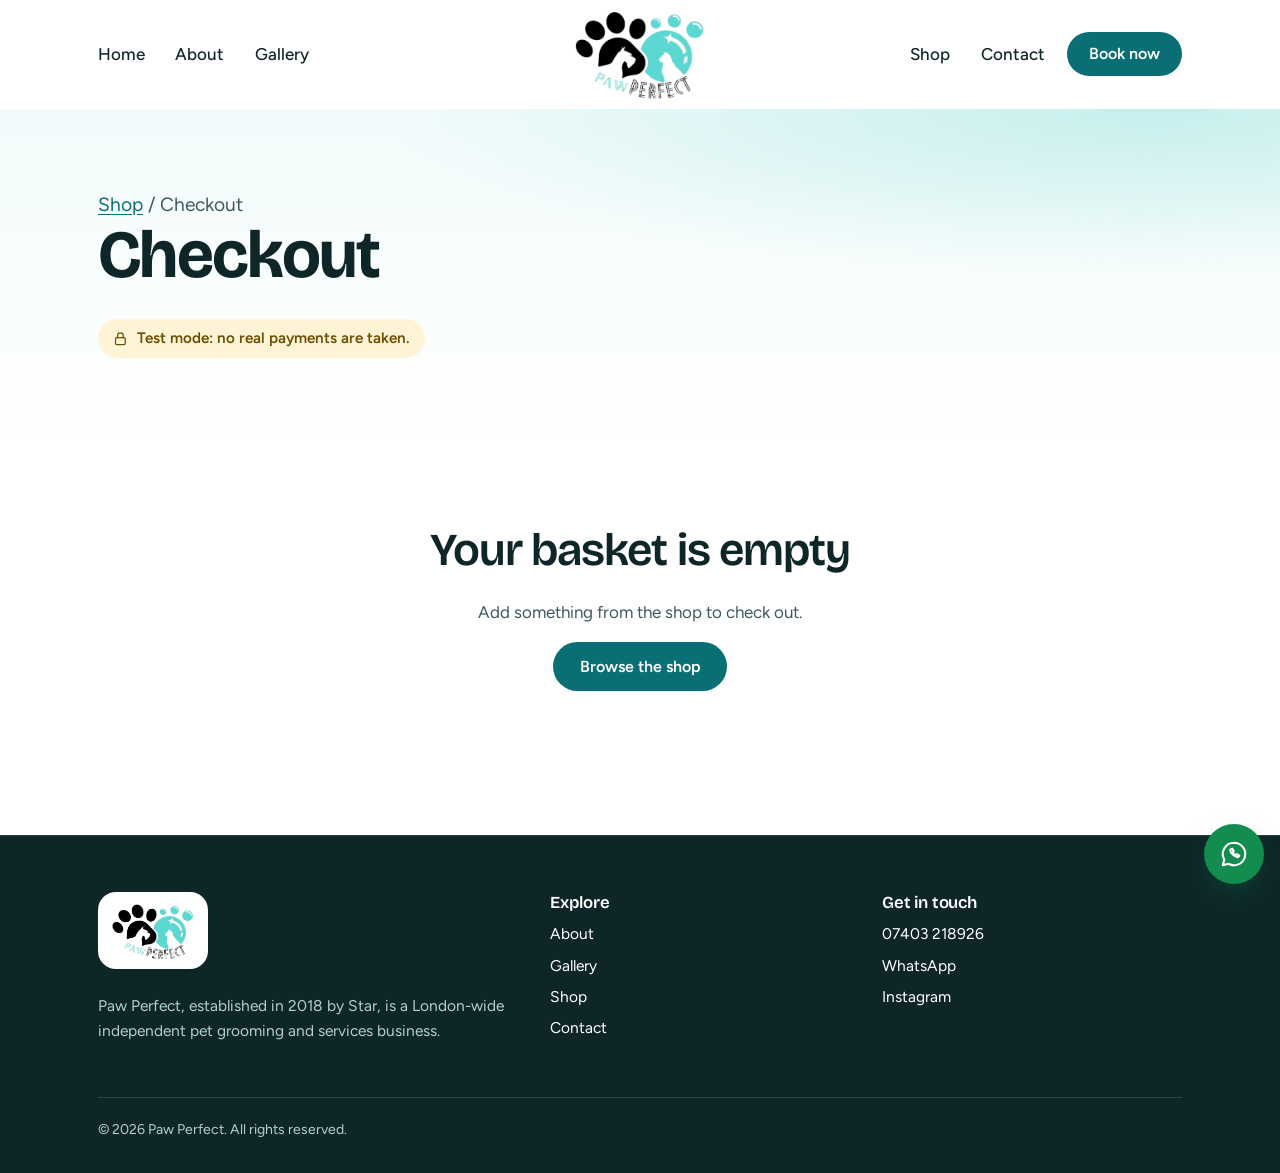
<file: checkout.html>
<!doctype html>
<html lang="en-GB">
<head>
<meta charset="utf-8">
<meta name="viewport" content="width=device-width, initial-scale=1">
<title>Checkout | Paw Perfect</title>
<meta name="description" content="Secure checkout for the Paw Perfect shop.">
<link rel="canonical" href="https://www.pawperfectdoggrooming.com/checkout/">
<meta name="robots" content="noindex, follow">
<meta name="theme-color" content="#ffffff">
<meta property="og:type" content="website">
<meta property="og:site_name" content="Paw Perfect">
<meta property="og:title" content="Checkout | Paw Perfect">
<meta property="og:description" content="Secure checkout for the Paw Perfect shop.">
<meta property="og:url" content="https://www.pawperfectdoggrooming.com/checkout/">
<meta property="og:image" content="https://www.pawperfectdoggrooming.com/images/logo.png">
<meta name="twitter:card" content="summary">
<link rel="icon" type="image/png" href="images/logo.png">
<script>if('IntersectionObserver' in window&&!matchMedia('(prefers-reduced-motion: reduce)').matches)document.documentElement.classList.add('reveal-ready');</script>
<link rel="preconnect" href="https://fonts.googleapis.com">
<link rel="preconnect" href="https://fonts.gstatic.com" crossorigin>
<link href="https://fonts.googleapis.com/css2?family=Bricolage+Grotesque:opsz,wght@12..96,500;12..96,600;12..96,700&amp;family=Figtree:wght@400;500;600;700&amp;display=swap" rel="stylesheet">
<link rel="stylesheet" href="styles.css">
<link rel="preconnect" href="https://www.paypal.com">
</head>
<body class="page-checkout">
<svg width="0" height="0" style="position:absolute" aria-hidden="true" focusable="false">
<symbol id="paw" viewBox="0 0 64 64"><path d="M32 35c-7.5 0-15 6.5-15 13 0 4.4 3.3 6.4 7.5 6.4 3 0 5.2-1.2 7.5-1.2s4.5 1.2 7.5 1.2c4.2 0 7.5-2 7.5-6.4 0-6.5-7.5-13-15-13z"/><ellipse cx="13.5" cy="29" rx="5.2" ry="7.2" transform="rotate(-22 13.5 29)"/><ellipse cx="25" cy="17.5" rx="5.6" ry="8.2" transform="rotate(-8 25 17.5)"/><ellipse cx="39" cy="17.5" rx="5.6" ry="8.2" transform="rotate(8 39 17.5)"/><ellipse cx="50.5" cy="29" rx="5.2" ry="7.2" transform="rotate(22 50.5 29)"/></symbol>
<symbol id="i-arrow" viewBox="0 0 24 24"><path d="M5 12h14M13 6l6 6-6 6"/></symbol>
<symbol id="i-phone" viewBox="0 0 24 24"><path d="M5 4h4l2 5-2.5 1.5a11 11 0 0 0 5 5L15 13l5 2v4a2 2 0 0 1-2 2A16 16 0 0 1 3 6a2 2 0 0 1 2-2z"/></symbol>
<symbol id="i-insta" viewBox="0 0 24 24"><rect x="3.5" y="3.5" width="17" height="17" rx="5"/><circle cx="12" cy="12" r="4"/><circle cx="17.2" cy="6.8" r="0.7" fill="currentColor"/></symbol>
<symbol id="i-wa" viewBox="0 0 24 24"><path d="M12 3a9 9 0 0 0-7.7 13.6L3 21l4.5-1.2A9 9 0 1 0 12 3z"/><path d="M9 8.5c.2 2.8 3.2 5.8 6 6l1.2-1.2-2-1.2-.9.8c-.9-.4-1.9-1.4-2.3-2.3l.8-.9-1.2-2L9 8.5z"/></symbol>
<symbol id="i-bag" viewBox="0 0 24 24"><path d="M5 8h14l-1.2 11.2A2 2 0 0 1 15.8 21H8.2a2 2 0 0 1-2-1.8L5 8z"/><path d="M9 10V7a3 3 0 0 1 6 0v3"/></symbol>
<symbol id="i-close" viewBox="0 0 24 24"><path d="M6 6l12 12M18 6 6 18"/></symbol>
<symbol id="i-van" viewBox="0 0 24 24"><path d="M3 7h11v9H3zM14 10h4l3 3v3h-7z"/><circle cx="7" cy="17.5" r="1.8"/><circle cx="17" cy="17.5" r="1.8"/></symbol>
<symbol id="i-pin" viewBox="0 0 24 24"><path d="M12 21s-7-6.2-7-11.5A7 7 0 0 1 19 9.5C19 14.8 12 21 12 21z"/><circle cx="12" cy="9.5" r="2.5"/></symbol>
<symbol id="i-jacket" viewBox="0 0 48 48"><path d="M17 8l-9 6 3 9 4-2v19h18V21l4 2 3-9-9-6c-1 3.5-3.8 5.5-7 5.5S18 11.5 17 8z"/><path d="M24 13.5V40"/><circle cx="27.5" cy="22" r=".9"/><circle cx="27.5" cy="29" r=".9"/></symbol>
<symbol id="i-collar" viewBox="0 0 48 48"><ellipse cx="24" cy="22" rx="15" ry="9"/><ellipse cx="24" cy="22" rx="11" ry="5.5"/><rect x="20" y="28" width="8" height="5" rx="1"/><path d="M24 33v3"/><circle cx="24" cy="39" r="3"/><path d="M16 12l-4-4 5-1zM32 12l4-4-5-1z"/></symbol>
<symbol id="i-brush" viewBox="0 0 48 48"><rect x="10" y="8" width="28" height="20" rx="10"/><path d="M16 14v8M21 13v10M26 13v10M31 14v8"/><path d="M20 28l-2 12a2 2 0 0 0 2 2h8a2 2 0 0 0 2-2l-2-12"/></symbol>
<symbol id="i-bottle" viewBox="0 0 48 48"><rect x="20" y="5" width="8" height="6" rx="1.5"/><path d="M19 11h10l2 5H17z"/><rect x="13" y="16" width="22" height="26" rx="5"/><path d="M18 26h12M18 31h8"/></symbol>
<symbol id="i-bandana" viewBox="0 0 48 48"><path d="M8 12h32L24 40z"/><path d="M8 12h32v4H8z"/><circle cx="20" cy="20" r="1.4"/><circle cx="28" cy="20" r="1.4"/><circle cx="24" cy="27" r="1.4"/></symbol>
<symbol id="i-star" viewBox="0 0 24 24"><path d="M12 2.8l2.8 5.8 6.4.9-4.6 4.5 1.1 6.3L12 17.3l-5.7 3 1.1-6.3-4.6-4.5 6.4-.9z"/></symbol>
</svg>
<a class="skip-link" href="#main">Skip to content</a>
<header class="site-header">
  <div class="container header-inner">
    <div class="header-left">
      <a class="icon-btn call-btn" href="tel:+447403218926" aria-label="Call 07403 218926"><svg class="icon" aria-hidden="true"><use href="#i-phone"/></svg></a>
      <ul class="desk-nav"><li><a href="index.html">Home</a></li><li><a href="about.html">About</a></li><li><a href="gallery.html">Gallery</a></li></ul>
    </div>
    <a class="logo" href="index.html" aria-label="Paw Perfect, home"><img src="images/logo-t.webp" width="626" height="446" alt="Paw Perfect"></a>
    <div class="header-right">
      <ul class="desk-nav"><li><a href="shop.html">Shop</a></li><li><a href="contact.html">Contact</a></li></ul>
      <button class="icon-btn cart-btn" type="button" aria-label="Basket" aria-controls="cart" hidden><svg class="icon" aria-hidden="true"><use href="#i-bag"/></svg><span class="cart-count" hidden>0</span></button>
      <a class="btn btn--primary desk-only" href="contact.html#book">Book now</a>
      <button class="icon-btn nav-toggle" type="button" aria-expanded="false" aria-controls="mobile-nav" aria-label="Menu"><span></span><span></span><span></span></button>
    </div>
  </div>
  <nav class="mobile-nav" id="mobile-nav" aria-label="Main">
    <ul><li><a href="index.html">Home</a></li><li><a href="about.html">About</a></li><li><a href="gallery.html">Gallery</a></li><li><a href="shop.html">Shop</a></li><li><a href="contact.html">Contact</a></li><li><a class="btn btn--primary" href="contact.html#book">Book an appointment</a></li></ul>
  </nav>
</header>
<main id="main">
<section class="page-hero">
  <div class="container page-hero__inner">
    <p class="crumbs"><a href="shop.html">Shop</a> / Checkout</p>
    <h1>Checkout</h1>
    <p class="testmode"><svg class="icon" aria-hidden="true" viewBox="0 0 24 24"><rect x="5" y="11" width="14" height="10" rx="2"/><path d="M8 11V8a4 4 0 0 1 8 0v3"/></svg> Test mode: no real payments are taken.</p>
  </div>
</section>

<section class="section" style="padding-top:clamp(2rem,5vw,3rem)">
  <div class="container">
    <div class="checkout" id="checkout">
      <div class="checkout__main">
        <form class="panel" id="delivery" novalidate>
          <h2>Delivery details</h2>
          <div class="form-grid">
            <div class="form-grid form-grid--two">
              <div class="field-group">
                <label for="d-name">Full name</label>
                <input id="d-name" name="name" type="text" autocomplete="name" required aria-describedby="d-name-e">
                <p class="field__error" id="d-name-e">Enter your full name.</p>
              </div>
              <div class="field-group">
                <label for="d-email">Email</label>
                <input id="d-email" name="email" type="email" autocomplete="email" required aria-describedby="d-email-e">
                <p class="field__error" id="d-email-e">Enter an email address, like name@example.com.</p>
              </div>
            </div>
            <div class="field-group">
                <label for="d-addr1">Address line 1</label>
                <input id="d-addr1" name="addr1" type="text" autocomplete="address-line1" required aria-describedby="d-addr1-e">
                <p class="field__error" id="d-addr1-e">Enter the first line of your address.</p>
              </div>
            <div class="field-group">
                <label for="d-addr2">Address line 2 <span class="opt">(optional)</span></label>
                <input id="d-addr2" name="addr2" type="text" autocomplete="address-line2">
                
              </div>
            <div class="form-grid form-grid--two">
              <div class="field-group">
                <label for="d-town">Town or city</label>
                <input id="d-town" name="town" type="text" autocomplete="address-level2" required aria-describedby="d-town-e">
                <p class="field__error" id="d-town-e">Enter your town or city.</p>
              </div>
              <div class="field-group">
                <label for="d-post">Postcode</label>
                <input id="d-post" name="postcode" type="text" autocomplete="postal-code" required aria-describedby="d-post-e">
                <p class="field__error" id="d-post-e">Enter a UK postcode, like SW1A 1AA.</p>
              </div>
            </div>
            <div class="field-group">
                <label for="d-phone">Phone <span class="opt">(optional)</span></label>
                <input id="d-phone" name="phone" type="tel" autocomplete="tel">
                
              </div>
          </div>
        </form>
        <div class="panel pay">
          <h2>Payment</h2>
          <p class="pay__note">Pay with PayPal, Pay Later, or a debit or credit card. No PayPal account needed for card payments.</p>
          <p class="form-status" id="pay-status" role="status" aria-live="polite"></p>
          <div id="paypal-buttons" class="pay__buttons"><p class="pay__loading">Loading secure payment options&hellip;</p></div>
          <p class="pay__alt">Prefer to arrange payment directly? <button type="button" class="link-btn order-btn">Send your order on WhatsApp</button></p>
        </div>
      </div>
      <aside class="panel summary" aria-labelledby="summary-title">
        <h2 id="summary-title">Your order</h2>
        <div class="summary__items"></div>
        <dl class="summary__totals">
          <div><dt>Subtotal</dt><dd class="js-subtotal"></dd></div>
          <div><dt>UK postage</dt><dd>Free</dd></div>
          <div class="summary__grand"><dt>Total</dt><dd class="js-total"></dd></div>
        </dl>
        <a class="link-arrow" href="shop.html">Continue shopping</a>
      </aside>
    </div>
    <div class="done" id="done" hidden tabindex="-1">
      <span class="done__tick" aria-hidden="true"><svg viewBox="0 0 52 52"><circle cx="26" cy="26" r="24"/><path d="M15 27l7 7 15-16"/></svg></span>
      <h2>Thank you, your order is confirmed</h2>
      <p class="js-done-text"></p>
      <a class="btn btn--primary" href="shop.html">Back to the shop</a>
    </div>
    <div class="empty" id="checkout-empty" hidden>
      <h2>Your basket is empty</h2>
      <p>Add something from the shop to check out.</p>
      <a class="btn btn--primary" href="shop.html">Browse the shop</a>
    </div>
  </div>
</section>

</main>
<footer class="site-footer">
  <div class="container">
    <div class="footer-grid">
      <div>
        <a class="footer-logo" href="index.html" aria-label="Paw Perfect, home"><img src="images/logo.webp" width="626" height="446" alt="" loading="lazy"></a>
        <p>Paw Perfect, established in 2018 by Star, is a London-wide independent pet grooming and services business.</p>
      </div>
      <div>
        <h3>Explore</h3>
        <ul>
          <li><a href="about.html">About</a></li>
          <li><a href="gallery.html">Gallery</a></li>
          <li><a href="shop.html">Shop</a></li>
          <li><a href="contact.html">Contact</a></li>
        </ul>
      </div>
      <div>
        <h3>Get in touch</h3>
        <ul>
          <li><a href="tel:+447403218926">07403 218926</a></li>
          <li><a href="https://wa.me/447403218926?text=Hi%20Paw%20Perfect%2C%20I%E2%80%99d%20like%20to%20book%20an%20appointment." target="_blank" rel="noopener">WhatsApp</a></li>
          <li><a href="https://www.instagram.com/pawperfectdoggrooming/" target="_blank" rel="noopener">Instagram</a></li>
        </ul>
      </div>
    </div>
    <p class="copyright">&copy; 2026 Paw Perfect. All rights reserved.</p>
  </div>
</footer>
<div class="scrim" aria-hidden="true"></div>
<aside class="drawer" id="cart" role="dialog" aria-modal="true" aria-labelledby="cart-title" aria-hidden="true">
  <div class="drawer__head">
    <h2 id="cart-title">Your basket</h2>
    <button class="icon-btn drawer__close" type="button" aria-label="Close basket"><svg class="icon" aria-hidden="true"><use href="#i-close"/></svg></button>
  </div>
  <div class="drawer__body"></div>
  <div class="drawer__foot" hidden>
    <div class="total"><span>Subtotal</span><span></span></div>
    <p>Free UK postage.</p>
    <a class="btn btn--primary btn--block" href="checkout.html">Checkout <svg class="icon icon--arrow" aria-hidden="true"><use href="#i-arrow"/></svg></a>
    <button class="btn btn--outline btn--block order-btn" type="button"><svg class="icon" aria-hidden="true"><use href="#i-wa"/></svg> <span>Or order on WhatsApp</span></button>
  </div>
</aside>
<a class="wa" href="https://wa.me/447403218926?text=Hi%20Paw%20Perfect%2C%20I%E2%80%99d%20like%20to%20book%20an%20appointment." target="_blank" rel="noopener" aria-label="Chat with Paw Perfect on WhatsApp">
  <span class="wa__label" aria-hidden="true">Chat on WhatsApp</span>
  <svg class="icon" aria-hidden="true"><use href="#i-wa"/></svg>
</a>
<script src="script.js" defer></script>
</body>
</html>
</file>
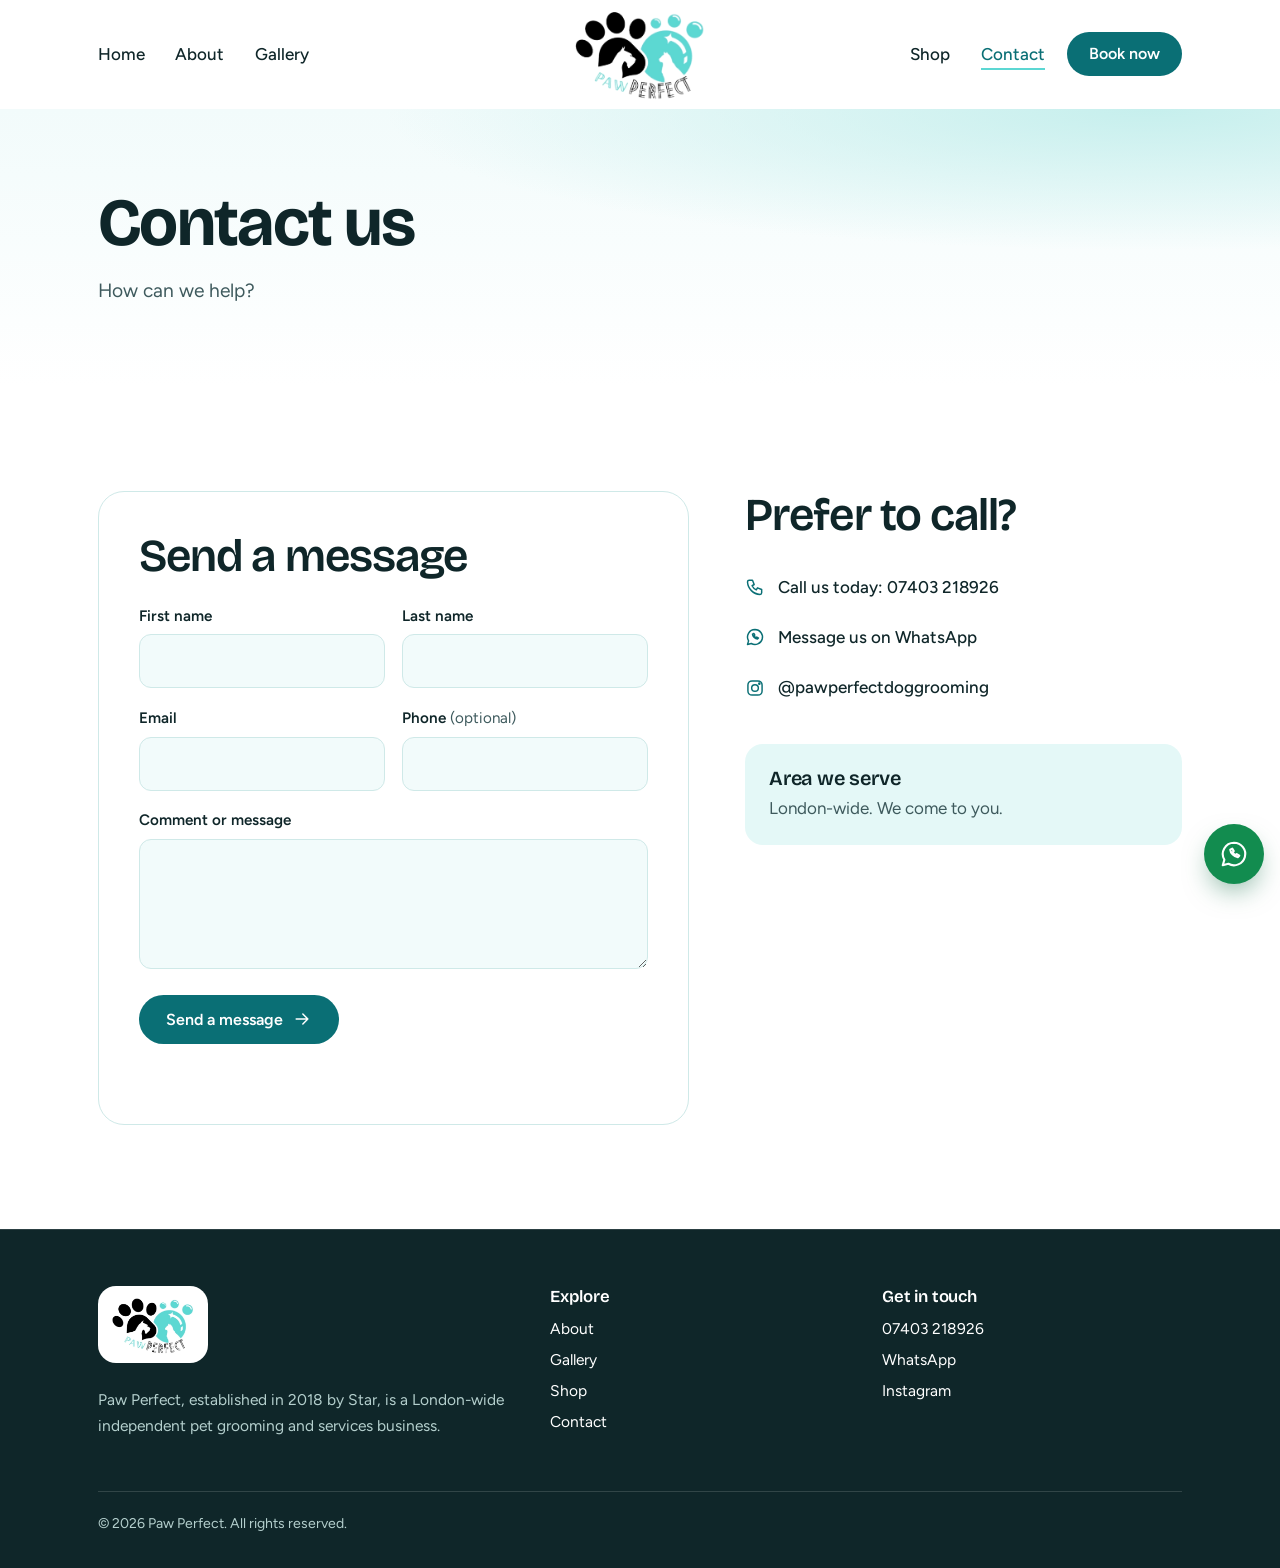
<file: contact.html>
<!doctype html>
<html lang="en-GB">
<head>
<meta charset="utf-8">
<meta name="viewport" content="width=device-width, initial-scale=1">
<title>Contact Paw Perfect | Book Mobile Pet Grooming in London</title>
<meta name="description" content="Book a calm, one-to-one mobile grooming appointment London-wide. Call Paw Perfect on 07403 218926 or message us on WhatsApp.">
<link rel="canonical" href="https://www.pawperfectdoggrooming.com/contact/">
<meta name="robots" content="index, follow, max-image-preview:large">
<meta name="theme-color" content="#ffffff">
<meta property="og:type" content="website">
<meta property="og:site_name" content="Paw Perfect">
<meta property="og:title" content="Contact Paw Perfect | Book Mobile Pet Grooming in London">
<meta property="og:description" content="Book a calm, one-to-one mobile grooming appointment London-wide. Call Paw Perfect on 07403 218926 or message us on WhatsApp.">
<meta property="og:url" content="https://www.pawperfectdoggrooming.com/contact/">
<meta property="og:image" content="https://www.pawperfectdoggrooming.com/images/logo.png">
<meta name="twitter:card" content="summary">
<link rel="icon" type="image/png" href="images/logo.png">
<script>if('IntersectionObserver' in window&&!matchMedia('(prefers-reduced-motion: reduce)').matches)document.documentElement.classList.add('reveal-ready');</script>
<link rel="preconnect" href="https://fonts.googleapis.com">
<link rel="preconnect" href="https://fonts.gstatic.com" crossorigin>
<link href="https://fonts.googleapis.com/css2?family=Bricolage+Grotesque:opsz,wght@12..96,500;12..96,600;12..96,700&amp;family=Figtree:wght@400;500;600;700&amp;display=swap" rel="stylesheet">
<link rel="stylesheet" href="styles.css">
</head>
<body class="page-contact">
<svg width="0" height="0" style="position:absolute" aria-hidden="true" focusable="false">
<symbol id="paw" viewBox="0 0 64 64"><path d="M32 35c-7.5 0-15 6.5-15 13 0 4.4 3.3 6.4 7.5 6.4 3 0 5.2-1.2 7.5-1.2s4.5 1.2 7.5 1.2c4.2 0 7.5-2 7.5-6.4 0-6.5-7.5-13-15-13z"/><ellipse cx="13.5" cy="29" rx="5.2" ry="7.2" transform="rotate(-22 13.5 29)"/><ellipse cx="25" cy="17.5" rx="5.6" ry="8.2" transform="rotate(-8 25 17.5)"/><ellipse cx="39" cy="17.5" rx="5.6" ry="8.2" transform="rotate(8 39 17.5)"/><ellipse cx="50.5" cy="29" rx="5.2" ry="7.2" transform="rotate(22 50.5 29)"/></symbol>
<symbol id="i-arrow" viewBox="0 0 24 24"><path d="M5 12h14M13 6l6 6-6 6"/></symbol>
<symbol id="i-phone" viewBox="0 0 24 24"><path d="M5 4h4l2 5-2.5 1.5a11 11 0 0 0 5 5L15 13l5 2v4a2 2 0 0 1-2 2A16 16 0 0 1 3 6a2 2 0 0 1 2-2z"/></symbol>
<symbol id="i-insta" viewBox="0 0 24 24"><rect x="3.5" y="3.5" width="17" height="17" rx="5"/><circle cx="12" cy="12" r="4"/><circle cx="17.2" cy="6.8" r="0.7" fill="currentColor"/></symbol>
<symbol id="i-wa" viewBox="0 0 24 24"><path d="M12 3a9 9 0 0 0-7.7 13.6L3 21l4.5-1.2A9 9 0 1 0 12 3z"/><path d="M9 8.5c.2 2.8 3.2 5.8 6 6l1.2-1.2-2-1.2-.9.8c-.9-.4-1.9-1.4-2.3-2.3l.8-.9-1.2-2L9 8.5z"/></symbol>
<symbol id="i-bag" viewBox="0 0 24 24"><path d="M5 8h14l-1.2 11.2A2 2 0 0 1 15.8 21H8.2a2 2 0 0 1-2-1.8L5 8z"/><path d="M9 10V7a3 3 0 0 1 6 0v3"/></symbol>
<symbol id="i-close" viewBox="0 0 24 24"><path d="M6 6l12 12M18 6 6 18"/></symbol>
<symbol id="i-van" viewBox="0 0 24 24"><path d="M3 7h11v9H3zM14 10h4l3 3v3h-7z"/><circle cx="7" cy="17.5" r="1.8"/><circle cx="17" cy="17.5" r="1.8"/></symbol>
<symbol id="i-pin" viewBox="0 0 24 24"><path d="M12 21s-7-6.2-7-11.5A7 7 0 0 1 19 9.5C19 14.8 12 21 12 21z"/><circle cx="12" cy="9.5" r="2.5"/></symbol>
<symbol id="i-jacket" viewBox="0 0 48 48"><path d="M17 8l-9 6 3 9 4-2v19h18V21l4 2 3-9-9-6c-1 3.5-3.8 5.5-7 5.5S18 11.5 17 8z"/><path d="M24 13.5V40"/><circle cx="27.5" cy="22" r=".9"/><circle cx="27.5" cy="29" r=".9"/></symbol>
<symbol id="i-collar" viewBox="0 0 48 48"><ellipse cx="24" cy="22" rx="15" ry="9"/><ellipse cx="24" cy="22" rx="11" ry="5.5"/><rect x="20" y="28" width="8" height="5" rx="1"/><path d="M24 33v3"/><circle cx="24" cy="39" r="3"/><path d="M16 12l-4-4 5-1zM32 12l4-4-5-1z"/></symbol>
<symbol id="i-brush" viewBox="0 0 48 48"><rect x="10" y="8" width="28" height="20" rx="10"/><path d="M16 14v8M21 13v10M26 13v10M31 14v8"/><path d="M20 28l-2 12a2 2 0 0 0 2 2h8a2 2 0 0 0 2-2l-2-12"/></symbol>
<symbol id="i-bottle" viewBox="0 0 48 48"><rect x="20" y="5" width="8" height="6" rx="1.5"/><path d="M19 11h10l2 5H17z"/><rect x="13" y="16" width="22" height="26" rx="5"/><path d="M18 26h12M18 31h8"/></symbol>
<symbol id="i-bandana" viewBox="0 0 48 48"><path d="M8 12h32L24 40z"/><path d="M8 12h32v4H8z"/><circle cx="20" cy="20" r="1.4"/><circle cx="28" cy="20" r="1.4"/><circle cx="24" cy="27" r="1.4"/></symbol>
<symbol id="i-star" viewBox="0 0 24 24"><path d="M12 2.8l2.8 5.8 6.4.9-4.6 4.5 1.1 6.3L12 17.3l-5.7 3 1.1-6.3-4.6-4.5 6.4-.9z"/></symbol>
</svg>
<a class="skip-link" href="#main">Skip to content</a>
<header class="site-header">
  <div class="container header-inner">
    <div class="header-left">
      <a class="icon-btn call-btn" href="tel:+447403218926" aria-label="Call 07403 218926"><svg class="icon" aria-hidden="true"><use href="#i-phone"/></svg></a>
      <ul class="desk-nav"><li><a href="index.html">Home</a></li><li><a href="about.html">About</a></li><li><a href="gallery.html">Gallery</a></li></ul>
    </div>
    <a class="logo" href="index.html" aria-label="Paw Perfect, home"><img src="images/logo-t.webp" width="626" height="446" alt="Paw Perfect"></a>
    <div class="header-right">
      <ul class="desk-nav"><li><a href="shop.html">Shop</a></li><li><a href="contact.html" aria-current="page">Contact</a></li></ul>
      <button class="icon-btn cart-btn" type="button" aria-label="Basket" aria-controls="cart" hidden><svg class="icon" aria-hidden="true"><use href="#i-bag"/></svg><span class="cart-count" hidden>0</span></button>
      <a class="btn btn--primary desk-only" href="contact.html#book">Book now</a>
      <button class="icon-btn nav-toggle" type="button" aria-expanded="false" aria-controls="mobile-nav" aria-label="Menu"><span></span><span></span><span></span></button>
    </div>
  </div>
  <nav class="mobile-nav" id="mobile-nav" aria-label="Main">
    <ul><li><a href="index.html">Home</a></li><li><a href="about.html">About</a></li><li><a href="gallery.html">Gallery</a></li><li><a href="shop.html">Shop</a></li><li><a href="contact.html" aria-current="page">Contact</a></li><li><a class="btn btn--primary" href="contact.html#book">Book an appointment</a></li></ul>
  </nav>
</header>
<main id="main">
<section class="page-hero">
  <div class="field" aria-hidden="true"><i class="spark" style="--x:24%;--s:18px;--d:15s;--delay:-6s;--dx:12px"><b></b></i><i class="spark" style="--x:61%;--s:31px;--d:20s;--delay:-5s;--dx:19px"><b></b></i><i class="spark" style="--x:4%;--s:44px;--d:16s;--delay:-4s;--dx:26px"><b></b></i><i class="spark" style="--x:41%;--s:17px;--d:21s;--delay:-3s;--dx:11px"><b></b></i><i class="spark" style="--x:78%;--s:30px;--d:17s;--delay:-2s;--dx:18px"><b></b></i><i class="spark" style="--x:21%;--s:43px;--d:13s;--delay:-1s;--dx:25px"><b></b></i></div>
  <div class="container page-hero__inner">
    <h1>Contact us</h1>
    <p>How can we help?</p>
  </div>
</section>

<section class="section" id="book">
  <div class="container contact-grid">
    <div class="panel">
      <h2>Send a message</h2>
      <form class="book-form" novalidate>
  <div class="form-grid">
    <div class="form-grid form-grid--two">
      <div class="field-group">
        <label for="c-first">First name</label>
        <input id="c-first" name="first" type="text" autocomplete="given-name" required aria-describedby="c-e1">
        <p class="field__error" id="c-e1">Enter your first name.</p>
      </div>
      <div class="field-group">
        <label for="c-last">Last name</label>
        <input id="c-last" name="last" type="text" autocomplete="family-name" required aria-describedby="c-e2">
        <p class="field__error" id="c-e2">Enter your last name.</p>
      </div>
    </div>
    <div class="form-grid form-grid--two">
      <div class="field-group">
        <label for="c-email">Email</label>
        <input id="c-email" name="email" type="email" autocomplete="email" spellcheck="false" required aria-describedby="c-e3">
        <p class="field__error" id="c-e3">Enter an email address, like name@example.com.</p>
      </div>
      <div class="field-group">
        <label for="c-phone">Phone <span class="opt">(optional)</span></label>
        <input id="c-phone" name="phone" type="tel" autocomplete="tel">
      </div>
    </div>
    <div class="field-group">
      <label for="c-msg">Comment or message</label>
      <textarea id="c-msg" name="message" required aria-describedby="c-e4"></textarea>
      <p class="field__error" id="c-e4">Write a short message.</p>
    </div>
    <div><button class="btn btn--primary" type="submit">Send a message <svg class="icon icon--arrow" aria-hidden="true"><use href="#i-arrow"/></svg></button></div>
  </div>
  <p class="form-status" role="status" aria-live="polite"></p>
</form>
    </div>
    <div><h2>Prefer to call?</h2>
      <ul class="contact-list">
        <li><a href="tel:+447403218926"><svg class="icon" aria-hidden="true"><use href="#i-phone"/></svg> Call us today: 07403 218926</a></li>
        <li><a href="https://wa.me/447403218926?text=Hi%20Paw%20Perfect%2C%20I%E2%80%99d%20like%20to%20book%20an%20appointment." target="_blank" rel="noopener"><svg class="icon" aria-hidden="true"><use href="#i-wa"/></svg> Message us on WhatsApp</a></li>
        <li><a href="https://www.instagram.com/pawperfectdoggrooming/" target="_blank" rel="noopener"><svg class="icon" aria-hidden="true"><use href="#i-insta"/></svg> @pawperfectdoggrooming</a></li>
      </ul>
      <div class="area">
        <h3>Area we serve</h3>
        <p>London-wide. We come to you.</p>
      </div></div>
  </div>
</section>

</main>
<footer class="site-footer">
  <div class="container">
    <div class="footer-grid">
      <div>
        <a class="footer-logo" href="index.html" aria-label="Paw Perfect, home"><img src="images/logo.webp" width="626" height="446" alt="" loading="lazy"></a>
        <p>Paw Perfect, established in 2018 by Star, is a London-wide independent pet grooming and services business.</p>
      </div>
      <div>
        <h3>Explore</h3>
        <ul>
          <li><a href="about.html">About</a></li>
          <li><a href="gallery.html">Gallery</a></li>
          <li><a href="shop.html">Shop</a></li>
          <li><a href="contact.html">Contact</a></li>
        </ul>
      </div>
      <div>
        <h3>Get in touch</h3>
        <ul>
          <li><a href="tel:+447403218926">07403 218926</a></li>
          <li><a href="https://wa.me/447403218926?text=Hi%20Paw%20Perfect%2C%20I%E2%80%99d%20like%20to%20book%20an%20appointment." target="_blank" rel="noopener">WhatsApp</a></li>
          <li><a href="https://www.instagram.com/pawperfectdoggrooming/" target="_blank" rel="noopener">Instagram</a></li>
        </ul>
      </div>
    </div>
    <p class="copyright">&copy; 2026 Paw Perfect. All rights reserved.</p>
  </div>
</footer>
<div class="scrim" aria-hidden="true"></div>
<aside class="drawer" id="cart" role="dialog" aria-modal="true" aria-labelledby="cart-title" aria-hidden="true">
  <div class="drawer__head">
    <h2 id="cart-title">Your basket</h2>
    <button class="icon-btn drawer__close" type="button" aria-label="Close basket"><svg class="icon" aria-hidden="true"><use href="#i-close"/></svg></button>
  </div>
  <div class="drawer__body"></div>
  <div class="drawer__foot" hidden>
    <div class="total"><span>Subtotal</span><span></span></div>
    <p>Free UK postage.</p>
    <a class="btn btn--primary btn--block" href="checkout.html">Checkout <svg class="icon icon--arrow" aria-hidden="true"><use href="#i-arrow"/></svg></a>
    <button class="btn btn--outline btn--block order-btn" type="button"><svg class="icon" aria-hidden="true"><use href="#i-wa"/></svg> <span>Or order on WhatsApp</span></button>
  </div>
</aside>
<a class="wa" href="https://wa.me/447403218926?text=Hi%20Paw%20Perfect%2C%20I%E2%80%99d%20like%20to%20book%20an%20appointment." target="_blank" rel="noopener" aria-label="Chat with Paw Perfect on WhatsApp">
  <span class="wa__label" aria-hidden="true">Chat on WhatsApp</span>
  <svg class="icon" aria-hidden="true"><use href="#i-wa"/></svg>
</a>
<script src="script.js" defer></script>
</body>
</html>
</file>
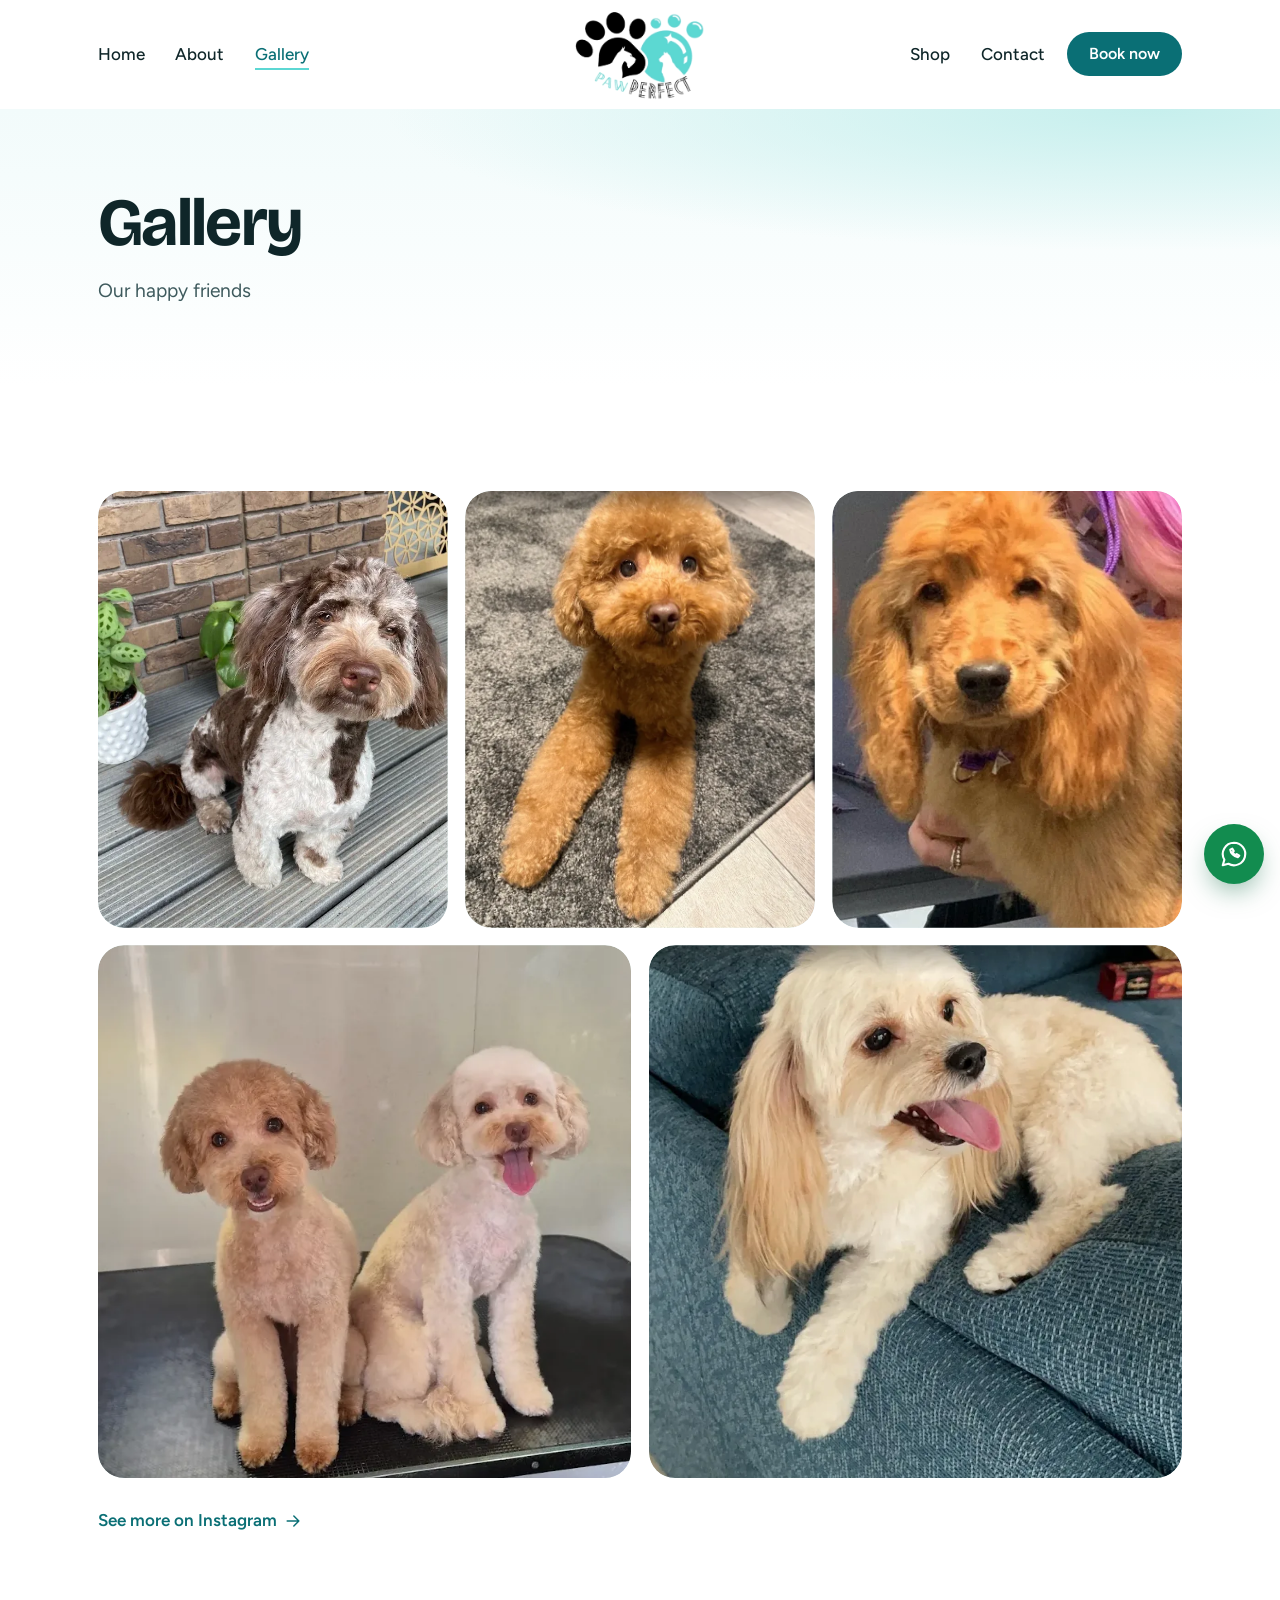
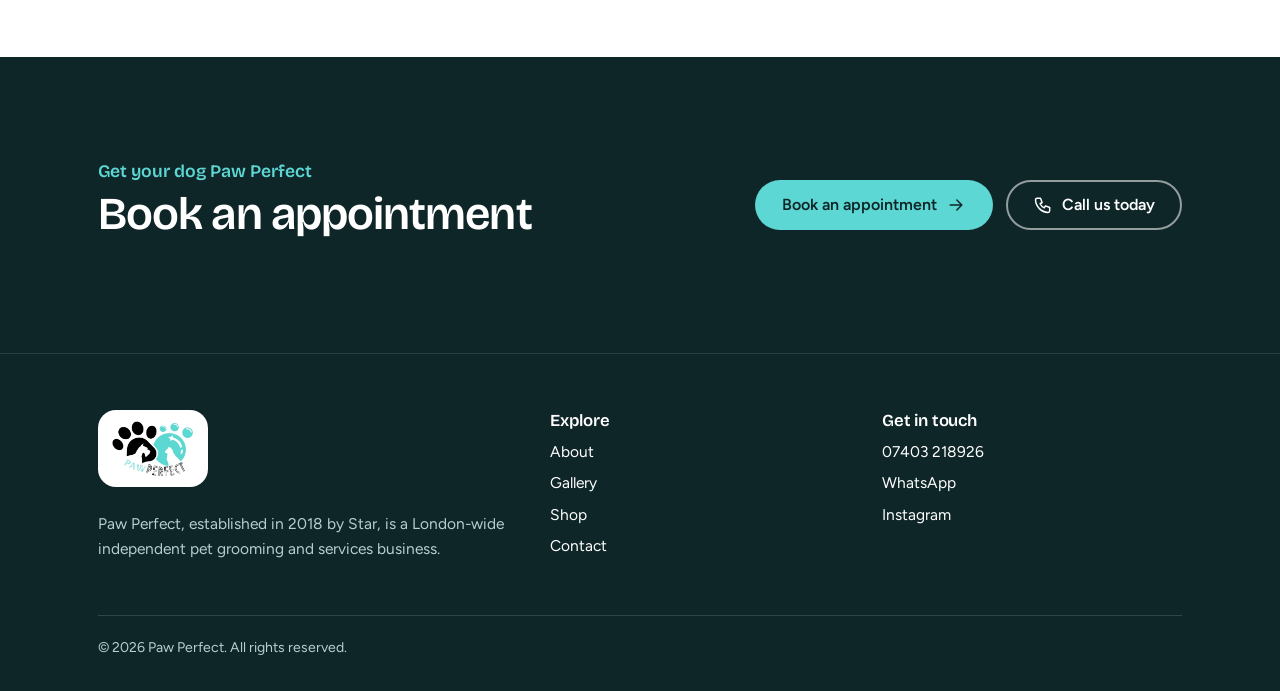
<file: gallery.html>
<!doctype html>
<html lang="en-GB">
<head>
<meta charset="utf-8">
<meta name="viewport" content="width=device-width, initial-scale=1">
<title>Dog Grooming Gallery | Paw Perfect London</title>
<meta name="description" content="Our happy friends: dogs groomed by Paw Perfect, London-wide mobile pet grooming.">
<link rel="canonical" href="https://www.pawperfectdoggrooming.com/gallery/">
<meta name="robots" content="index, follow, max-image-preview:large">
<meta name="theme-color" content="#ffffff">
<meta property="og:type" content="website">
<meta property="og:site_name" content="Paw Perfect">
<meta property="og:title" content="Dog Grooming Gallery | Paw Perfect London">
<meta property="og:description" content="Our happy friends: dogs groomed by Paw Perfect, London-wide mobile pet grooming.">
<meta property="og:url" content="https://www.pawperfectdoggrooming.com/gallery/">
<meta property="og:image" content="https://www.pawperfectdoggrooming.com/images/logo.png">
<meta name="twitter:card" content="summary">
<link rel="icon" type="image/png" href="images/logo.png">
<script>if('IntersectionObserver' in window&&!matchMedia('(prefers-reduced-motion: reduce)').matches)document.documentElement.classList.add('reveal-ready');</script>
<link rel="preconnect" href="https://fonts.googleapis.com">
<link rel="preconnect" href="https://fonts.gstatic.com" crossorigin>
<link href="https://fonts.googleapis.com/css2?family=Bricolage+Grotesque:opsz,wght@12..96,500;12..96,600;12..96,700&amp;family=Figtree:wght@400;500;600;700&amp;display=swap" rel="stylesheet">
<link rel="stylesheet" href="styles.css">
</head>
<body class="page-gallery">
<svg width="0" height="0" style="position:absolute" aria-hidden="true" focusable="false">
<symbol id="paw" viewBox="0 0 64 64"><path d="M32 35c-7.5 0-15 6.5-15 13 0 4.4 3.3 6.4 7.5 6.4 3 0 5.2-1.2 7.5-1.2s4.5 1.2 7.5 1.2c4.2 0 7.5-2 7.5-6.4 0-6.5-7.5-13-15-13z"/><ellipse cx="13.5" cy="29" rx="5.2" ry="7.2" transform="rotate(-22 13.5 29)"/><ellipse cx="25" cy="17.5" rx="5.6" ry="8.2" transform="rotate(-8 25 17.5)"/><ellipse cx="39" cy="17.5" rx="5.6" ry="8.2" transform="rotate(8 39 17.5)"/><ellipse cx="50.5" cy="29" rx="5.2" ry="7.2" transform="rotate(22 50.5 29)"/></symbol>
<symbol id="i-arrow" viewBox="0 0 24 24"><path d="M5 12h14M13 6l6 6-6 6"/></symbol>
<symbol id="i-phone" viewBox="0 0 24 24"><path d="M5 4h4l2 5-2.5 1.5a11 11 0 0 0 5 5L15 13l5 2v4a2 2 0 0 1-2 2A16 16 0 0 1 3 6a2 2 0 0 1 2-2z"/></symbol>
<symbol id="i-insta" viewBox="0 0 24 24"><rect x="3.5" y="3.5" width="17" height="17" rx="5"/><circle cx="12" cy="12" r="4"/><circle cx="17.2" cy="6.8" r="0.7" fill="currentColor"/></symbol>
<symbol id="i-wa" viewBox="0 0 24 24"><path d="M12 3a9 9 0 0 0-7.7 13.6L3 21l4.5-1.2A9 9 0 1 0 12 3z"/><path d="M9 8.5c.2 2.8 3.2 5.8 6 6l1.2-1.2-2-1.2-.9.8c-.9-.4-1.9-1.4-2.3-2.3l.8-.9-1.2-2L9 8.5z"/></symbol>
<symbol id="i-bag" viewBox="0 0 24 24"><path d="M5 8h14l-1.2 11.2A2 2 0 0 1 15.8 21H8.2a2 2 0 0 1-2-1.8L5 8z"/><path d="M9 10V7a3 3 0 0 1 6 0v3"/></symbol>
<symbol id="i-close" viewBox="0 0 24 24"><path d="M6 6l12 12M18 6 6 18"/></symbol>
<symbol id="i-van" viewBox="0 0 24 24"><path d="M3 7h11v9H3zM14 10h4l3 3v3h-7z"/><circle cx="7" cy="17.5" r="1.8"/><circle cx="17" cy="17.5" r="1.8"/></symbol>
<symbol id="i-pin" viewBox="0 0 24 24"><path d="M12 21s-7-6.2-7-11.5A7 7 0 0 1 19 9.5C19 14.8 12 21 12 21z"/><circle cx="12" cy="9.5" r="2.5"/></symbol>
<symbol id="i-jacket" viewBox="0 0 48 48"><path d="M17 8l-9 6 3 9 4-2v19h18V21l4 2 3-9-9-6c-1 3.5-3.8 5.5-7 5.5S18 11.5 17 8z"/><path d="M24 13.5V40"/><circle cx="27.5" cy="22" r=".9"/><circle cx="27.5" cy="29" r=".9"/></symbol>
<symbol id="i-collar" viewBox="0 0 48 48"><ellipse cx="24" cy="22" rx="15" ry="9"/><ellipse cx="24" cy="22" rx="11" ry="5.5"/><rect x="20" y="28" width="8" height="5" rx="1"/><path d="M24 33v3"/><circle cx="24" cy="39" r="3"/><path d="M16 12l-4-4 5-1zM32 12l4-4-5-1z"/></symbol>
<symbol id="i-brush" viewBox="0 0 48 48"><rect x="10" y="8" width="28" height="20" rx="10"/><path d="M16 14v8M21 13v10M26 13v10M31 14v8"/><path d="M20 28l-2 12a2 2 0 0 0 2 2h8a2 2 0 0 0 2-2l-2-12"/></symbol>
<symbol id="i-bottle" viewBox="0 0 48 48"><rect x="20" y="5" width="8" height="6" rx="1.5"/><path d="M19 11h10l2 5H17z"/><rect x="13" y="16" width="22" height="26" rx="5"/><path d="M18 26h12M18 31h8"/></symbol>
<symbol id="i-bandana" viewBox="0 0 48 48"><path d="M8 12h32L24 40z"/><path d="M8 12h32v4H8z"/><circle cx="20" cy="20" r="1.4"/><circle cx="28" cy="20" r="1.4"/><circle cx="24" cy="27" r="1.4"/></symbol>
<symbol id="i-star" viewBox="0 0 24 24"><path d="M12 2.8l2.8 5.8 6.4.9-4.6 4.5 1.1 6.3L12 17.3l-5.7 3 1.1-6.3-4.6-4.5 6.4-.9z"/></symbol>
</svg>
<a class="skip-link" href="#main">Skip to content</a>
<header class="site-header">
  <div class="container header-inner">
    <div class="header-left">
      <a class="icon-btn call-btn" href="tel:+447403218926" aria-label="Call 07403 218926"><svg class="icon" aria-hidden="true"><use href="#i-phone"/></svg></a>
      <ul class="desk-nav"><li><a href="index.html">Home</a></li><li><a href="about.html">About</a></li><li><a href="gallery.html" aria-current="page">Gallery</a></li></ul>
    </div>
    <a class="logo" href="index.html" aria-label="Paw Perfect, home"><img src="images/logo-t.webp" width="626" height="446" alt="Paw Perfect"></a>
    <div class="header-right">
      <ul class="desk-nav"><li><a href="shop.html">Shop</a></li><li><a href="contact.html">Contact</a></li></ul>
      <button class="icon-btn cart-btn" type="button" aria-label="Basket" aria-controls="cart" hidden><svg class="icon" aria-hidden="true"><use href="#i-bag"/></svg><span class="cart-count" hidden>0</span></button>
      <a class="btn btn--primary desk-only" href="contact.html#book">Book now</a>
      <button class="icon-btn nav-toggle" type="button" aria-expanded="false" aria-controls="mobile-nav" aria-label="Menu"><span></span><span></span><span></span></button>
    </div>
  </div>
  <nav class="mobile-nav" id="mobile-nav" aria-label="Main">
    <ul><li><a href="index.html">Home</a></li><li><a href="about.html">About</a></li><li><a href="gallery.html" aria-current="page">Gallery</a></li><li><a href="shop.html">Shop</a></li><li><a href="contact.html">Contact</a></li><li><a class="btn btn--primary" href="contact.html#book">Book an appointment</a></li></ul>
  </nav>
</header>
<main id="main">
<section class="page-hero">
  <div class="field" aria-hidden="true"><i class="spark" style="--x:90%;--s:24px;--d:21s;--delay:-6s;--dx:18px"><b></b></i><i class="spark" style="--x:33%;--s:37px;--d:17s;--delay:-5s;--dx:25px"><b></b></i><i class="spark" style="--x:70%;--s:50px;--d:13s;--delay:-4s;--dx:10px"><b></b></i><i class="spark" style="--x:13%;--s:23px;--d:18s;--delay:-3s;--dx:17px"><b></b></i><i class="spark" style="--x:50%;--s:36px;--d:14s;--delay:-2s;--dx:24px"><b></b></i><i class="spark" style="--x:87%;--s:49px;--d:19s;--delay:-1s;--dx:31px"><b></b></i></div>
  <div class="container page-hero__inner">
    <h1>Gallery</h1>
    <p>Our happy friends</p>
  </div>
</section>

<section class="section">
  <div class="container">
    <div class="photos photos--full"><figure class="photo"><img src="images/dog-1-1000.webp" width="761" height="799" alt="Chocolate and white dog sitting on a decked terrace after a groom" style="object-position:72% 50%" loading="lazy" decoding="async"></figure><figure class="photo"><img src="images/dog-2-1000.webp" width="761" height="924" alt="Red-coated poodle lying on a grey rug with a freshly trimmed coat" style="object-position:50% 35%" loading="lazy" decoding="async"></figure><figure class="photo"><img src="images/dog-4-1000.webp" width="576" height="792" alt="Golden puppy with long, soft ears after grooming" style="object-position:50% 30%" loading="lazy" decoding="async"></figure><figure class="photo"><img src="images/dog-3-1000.webp" width="666" height="735" alt="Two small groomed dogs sitting side by side on a grooming table" style="object-position:50% 40%" loading="lazy" decoding="async"></figure><figure class="photo"><img src="images/dog-5-1000.webp" width="899" height="776" alt="Cream and white dog with feathered ears relaxing on a blue sofa" style="object-position:40% 50%" loading="lazy" decoding="async"></figure></div>
    <p class="row-link"><a class="link-arrow" href="https://www.instagram.com/pawperfectdoggrooming/" target="_blank" rel="noopener">See more on Instagram <svg class="icon icon--arrow" aria-hidden="true"><use href="#i-arrow"/></svg></a></p>
  </div>
</section>

<section class="section cta">
  <div class="container cta__inner">
    <div>
      <p class="kicker">Get your dog Paw Perfect</p>
      <h2>Book an appointment</h2>
    </div>
    <div class="cta__actions">
      <a class="btn btn--brand" href="contact.html#book">Book an appointment <svg class="icon icon--arrow" aria-hidden="true"><use href="#i-arrow"/></svg></a>
      <a class="btn btn--ghost-light" href="tel:+447403218926"><svg class="icon" aria-hidden="true"><use href="#i-phone"/></svg> Call us today</a>
    </div>
  </div>
</section>

</main>
<footer class="site-footer">
  <div class="container">
    <div class="footer-grid">
      <div>
        <a class="footer-logo" href="index.html" aria-label="Paw Perfect, home"><img src="images/logo.webp" width="626" height="446" alt="" loading="lazy"></a>
        <p>Paw Perfect, established in 2018 by Star, is a London-wide independent pet grooming and services business.</p>
      </div>
      <div>
        <h3>Explore</h3>
        <ul>
          <li><a href="about.html">About</a></li>
          <li><a href="gallery.html">Gallery</a></li>
          <li><a href="shop.html">Shop</a></li>
          <li><a href="contact.html">Contact</a></li>
        </ul>
      </div>
      <div>
        <h3>Get in touch</h3>
        <ul>
          <li><a href="tel:+447403218926">07403 218926</a></li>
          <li><a href="https://wa.me/447403218926?text=Hi%20Paw%20Perfect%2C%20I%E2%80%99d%20like%20to%20book%20an%20appointment." target="_blank" rel="noopener">WhatsApp</a></li>
          <li><a href="https://www.instagram.com/pawperfectdoggrooming/" target="_blank" rel="noopener">Instagram</a></li>
        </ul>
      </div>
    </div>
    <p class="copyright">&copy; 2026 Paw Perfect. All rights reserved.</p>
  </div>
</footer>
<div class="scrim" aria-hidden="true"></div>
<aside class="drawer" id="cart" role="dialog" aria-modal="true" aria-labelledby="cart-title" aria-hidden="true">
  <div class="drawer__head">
    <h2 id="cart-title">Your basket</h2>
    <button class="icon-btn drawer__close" type="button" aria-label="Close basket"><svg class="icon" aria-hidden="true"><use href="#i-close"/></svg></button>
  </div>
  <div class="drawer__body"></div>
  <div class="drawer__foot" hidden>
    <div class="total"><span>Subtotal</span><span></span></div>
    <p>Free UK postage.</p>
    <a class="btn btn--primary btn--block" href="checkout.html">Checkout <svg class="icon icon--arrow" aria-hidden="true"><use href="#i-arrow"/></svg></a>
    <button class="btn btn--outline btn--block order-btn" type="button"><svg class="icon" aria-hidden="true"><use href="#i-wa"/></svg> <span>Or order on WhatsApp</span></button>
  </div>
</aside>
<a class="wa" href="https://wa.me/447403218926?text=Hi%20Paw%20Perfect%2C%20I%E2%80%99d%20like%20to%20book%20an%20appointment." target="_blank" rel="noopener" aria-label="Chat with Paw Perfect on WhatsApp">
  <span class="wa__label" aria-hidden="true">Chat on WhatsApp</span>
  <svg class="icon" aria-hidden="true"><use href="#i-wa"/></svg>
</a>
<script src="script.js" defer></script>
</body>
</html>
</file>
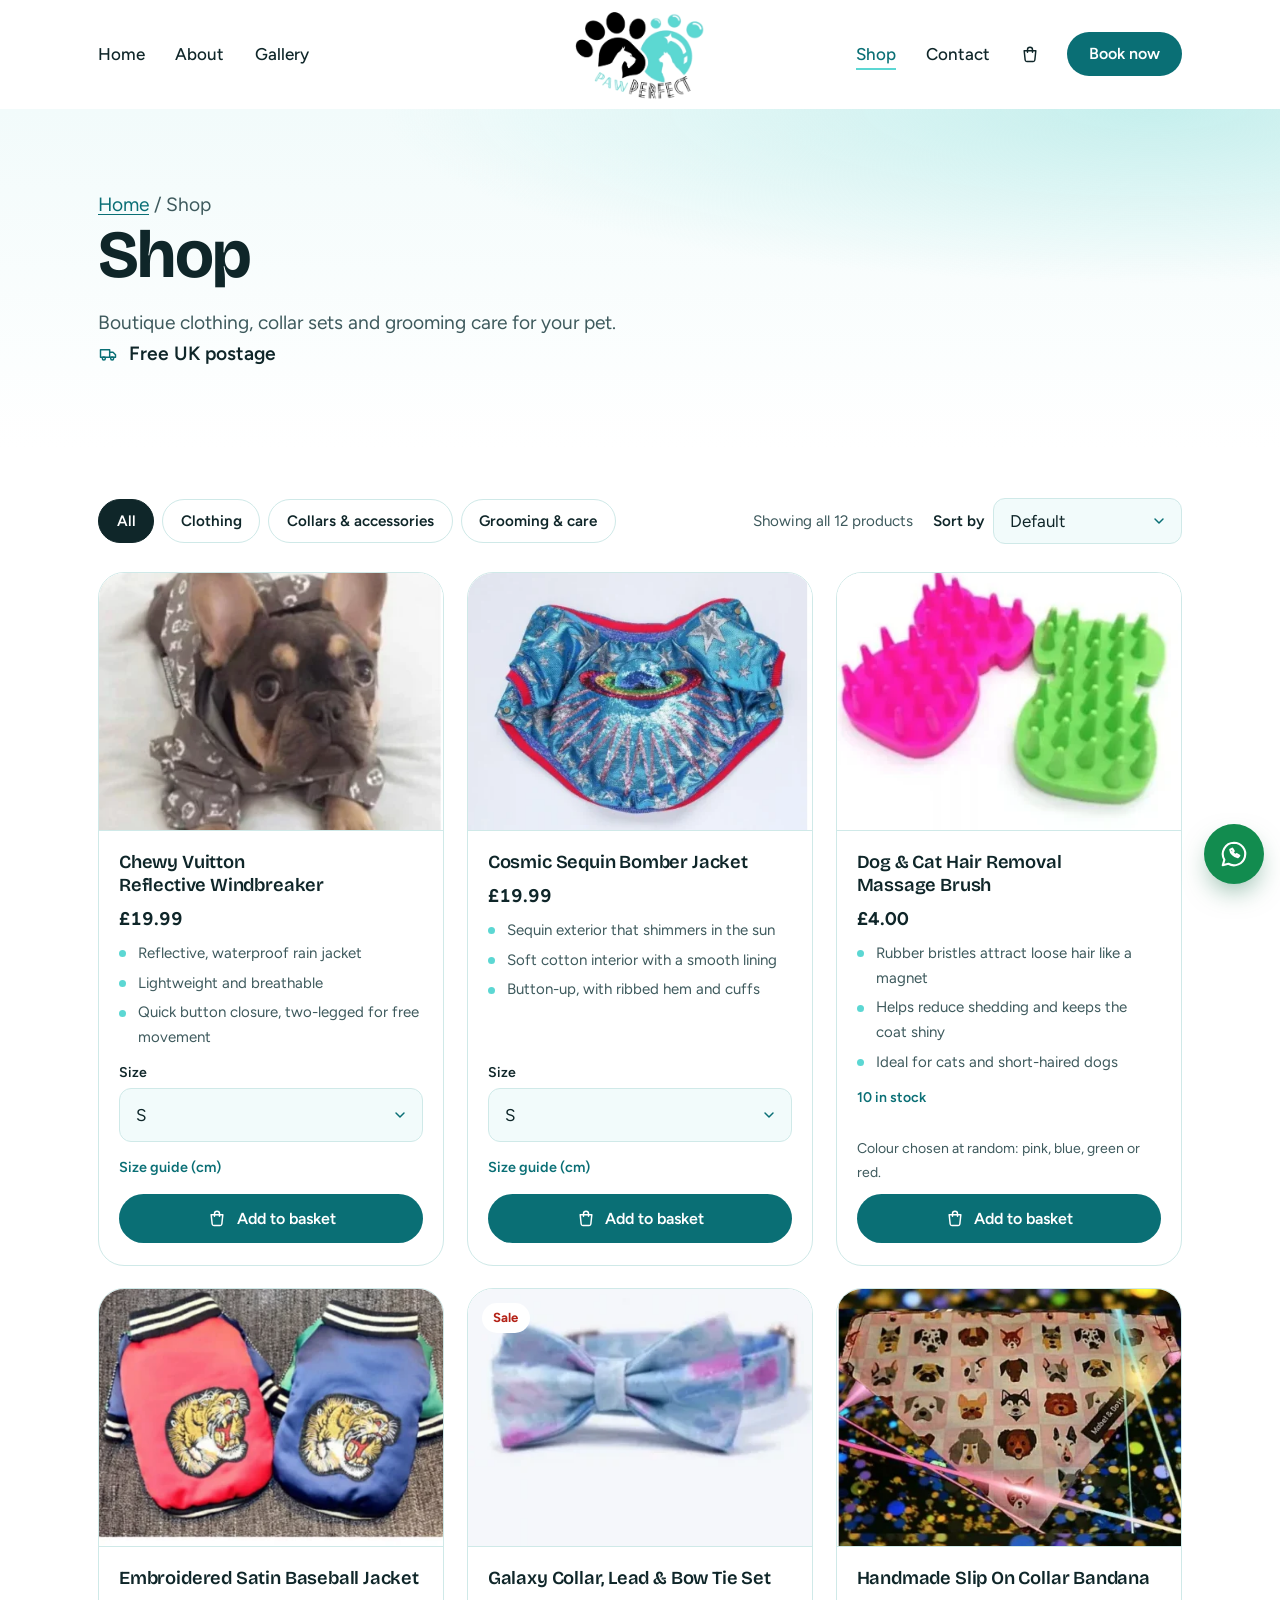
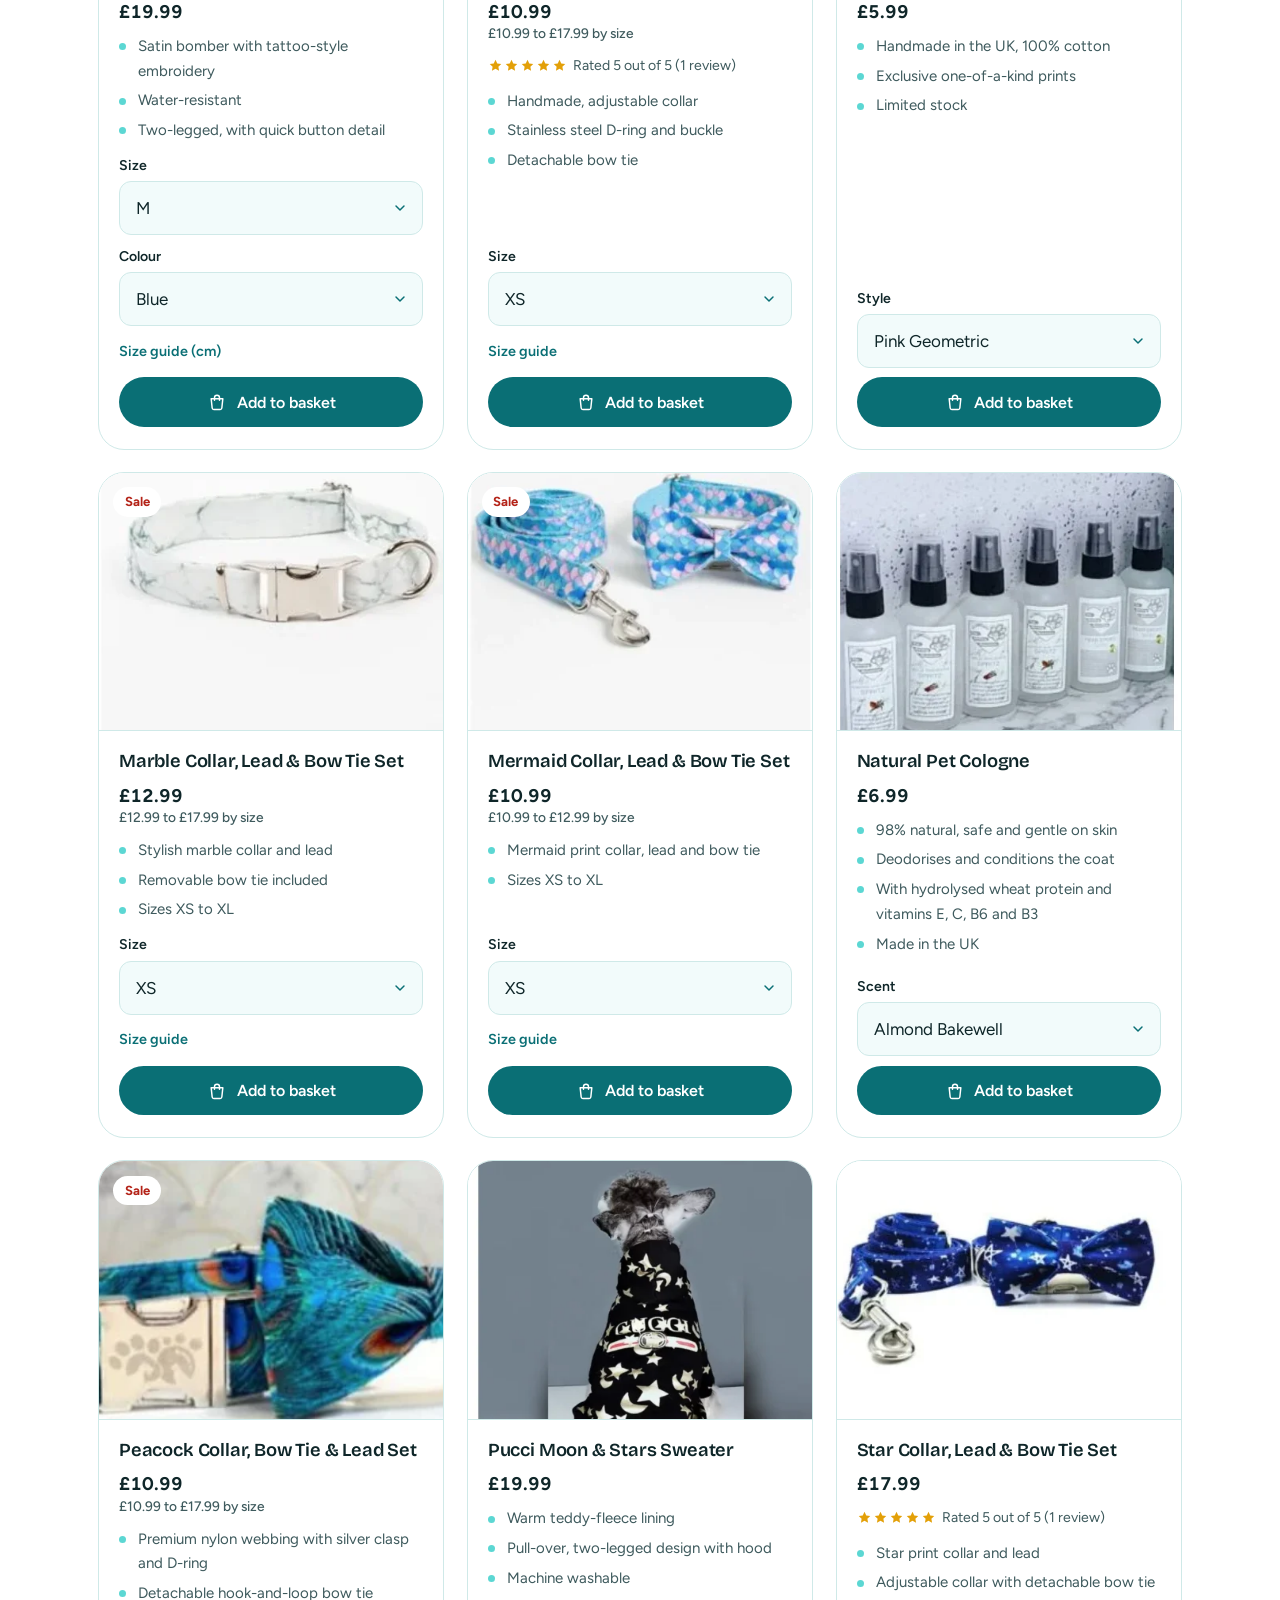
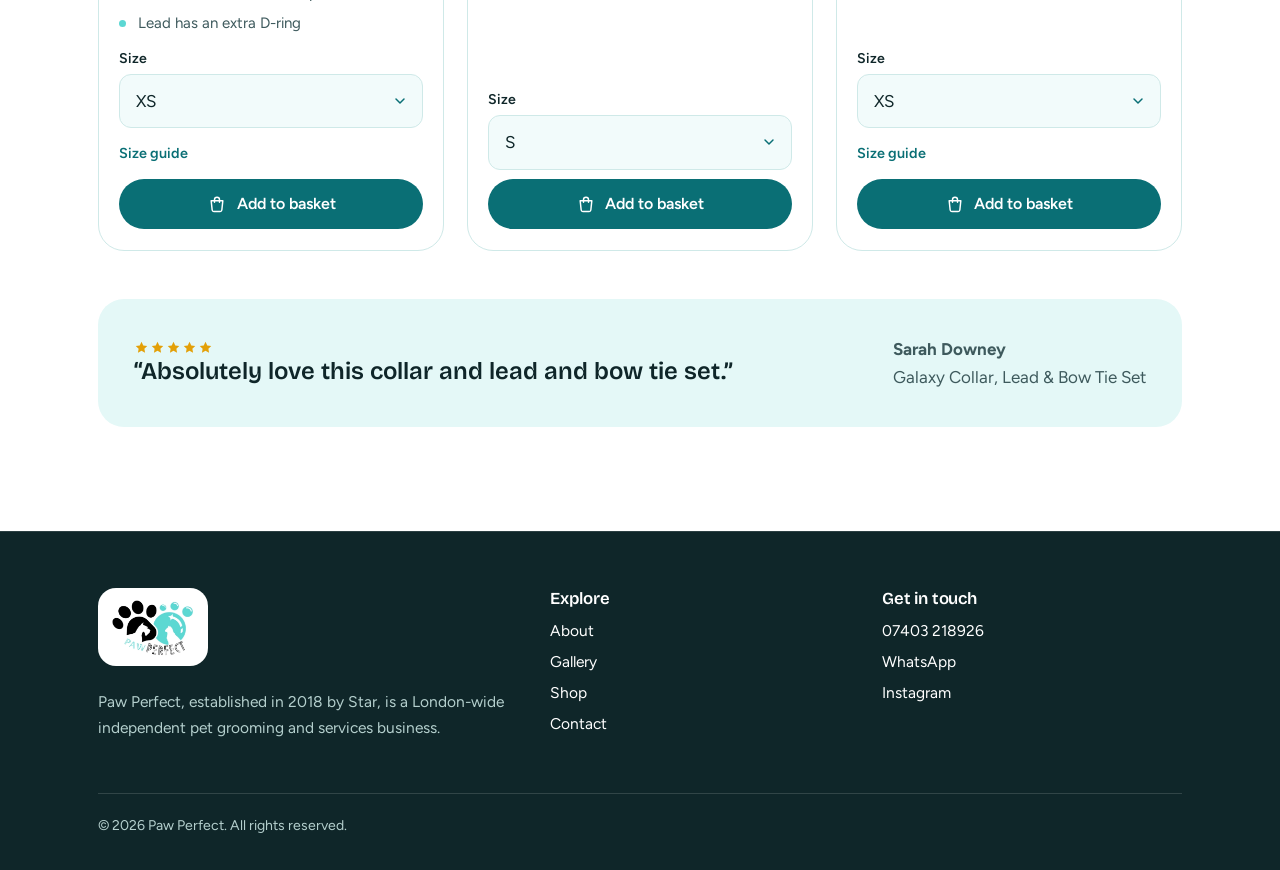
<file: shop.html>
<!doctype html>
<html lang="en-GB">
<head>
<meta charset="utf-8">
<meta name="viewport" content="width=device-width, initial-scale=1">
<title>Dog Boutique: Collars, Coats &amp; Grooming Care | Paw Perfect</title>
<meta name="description" content="Handmade collar, lead and bow tie sets, designer-inspired dog jackets, natural pet cologne and grooming brushes. Free UK postage.">
<link rel="canonical" href="https://www.pawperfectdoggrooming.com/shop/">
<meta name="robots" content="index, follow, max-image-preview:large">
<meta name="theme-color" content="#ffffff">
<meta property="og:type" content="website">
<meta property="og:site_name" content="Paw Perfect">
<meta property="og:title" content="Dog Boutique: Collars, Coats &amp; Grooming Care | Paw Perfect">
<meta property="og:description" content="Handmade collar, lead and bow tie sets, designer-inspired dog jackets, natural pet cologne and grooming brushes. Free UK postage.">
<meta property="og:url" content="https://www.pawperfectdoggrooming.com/shop/">
<meta property="og:image" content="https://www.pawperfectdoggrooming.com/images/logo.png">
<meta name="twitter:card" content="summary">
<link rel="icon" type="image/png" href="images/logo.png">
<script>if('IntersectionObserver' in window&&!matchMedia('(prefers-reduced-motion: reduce)').matches)document.documentElement.classList.add('reveal-ready');</script>
<link rel="preconnect" href="https://fonts.googleapis.com">
<link rel="preconnect" href="https://fonts.gstatic.com" crossorigin>
<link href="https://fonts.googleapis.com/css2?family=Bricolage+Grotesque:opsz,wght@12..96,500;12..96,600;12..96,700&amp;family=Figtree:wght@400;500;600;700&amp;display=swap" rel="stylesheet">
<link rel="stylesheet" href="styles.css">
</head>
<body class="page-shop">
<svg width="0" height="0" style="position:absolute" aria-hidden="true" focusable="false">
<symbol id="paw" viewBox="0 0 64 64"><path d="M32 35c-7.5 0-15 6.5-15 13 0 4.4 3.3 6.4 7.5 6.4 3 0 5.2-1.2 7.5-1.2s4.5 1.2 7.5 1.2c4.2 0 7.5-2 7.5-6.4 0-6.5-7.5-13-15-13z"/><ellipse cx="13.5" cy="29" rx="5.2" ry="7.2" transform="rotate(-22 13.5 29)"/><ellipse cx="25" cy="17.5" rx="5.6" ry="8.2" transform="rotate(-8 25 17.5)"/><ellipse cx="39" cy="17.5" rx="5.6" ry="8.2" transform="rotate(8 39 17.5)"/><ellipse cx="50.5" cy="29" rx="5.2" ry="7.2" transform="rotate(22 50.5 29)"/></symbol>
<symbol id="i-arrow" viewBox="0 0 24 24"><path d="M5 12h14M13 6l6 6-6 6"/></symbol>
<symbol id="i-phone" viewBox="0 0 24 24"><path d="M5 4h4l2 5-2.5 1.5a11 11 0 0 0 5 5L15 13l5 2v4a2 2 0 0 1-2 2A16 16 0 0 1 3 6a2 2 0 0 1 2-2z"/></symbol>
<symbol id="i-insta" viewBox="0 0 24 24"><rect x="3.5" y="3.5" width="17" height="17" rx="5"/><circle cx="12" cy="12" r="4"/><circle cx="17.2" cy="6.8" r="0.7" fill="currentColor"/></symbol>
<symbol id="i-wa" viewBox="0 0 24 24"><path d="M12 3a9 9 0 0 0-7.7 13.6L3 21l4.5-1.2A9 9 0 1 0 12 3z"/><path d="M9 8.5c.2 2.8 3.2 5.8 6 6l1.2-1.2-2-1.2-.9.8c-.9-.4-1.9-1.4-2.3-2.3l.8-.9-1.2-2L9 8.5z"/></symbol>
<symbol id="i-bag" viewBox="0 0 24 24"><path d="M5 8h14l-1.2 11.2A2 2 0 0 1 15.8 21H8.2a2 2 0 0 1-2-1.8L5 8z"/><path d="M9 10V7a3 3 0 0 1 6 0v3"/></symbol>
<symbol id="i-close" viewBox="0 0 24 24"><path d="M6 6l12 12M18 6 6 18"/></symbol>
<symbol id="i-van" viewBox="0 0 24 24"><path d="M3 7h11v9H3zM14 10h4l3 3v3h-7z"/><circle cx="7" cy="17.5" r="1.8"/><circle cx="17" cy="17.5" r="1.8"/></symbol>
<symbol id="i-pin" viewBox="0 0 24 24"><path d="M12 21s-7-6.2-7-11.5A7 7 0 0 1 19 9.5C19 14.8 12 21 12 21z"/><circle cx="12" cy="9.5" r="2.5"/></symbol>
<symbol id="i-jacket" viewBox="0 0 48 48"><path d="M17 8l-9 6 3 9 4-2v19h18V21l4 2 3-9-9-6c-1 3.5-3.8 5.5-7 5.5S18 11.5 17 8z"/><path d="M24 13.5V40"/><circle cx="27.5" cy="22" r=".9"/><circle cx="27.5" cy="29" r=".9"/></symbol>
<symbol id="i-collar" viewBox="0 0 48 48"><ellipse cx="24" cy="22" rx="15" ry="9"/><ellipse cx="24" cy="22" rx="11" ry="5.5"/><rect x="20" y="28" width="8" height="5" rx="1"/><path d="M24 33v3"/><circle cx="24" cy="39" r="3"/><path d="M16 12l-4-4 5-1zM32 12l4-4-5-1z"/></symbol>
<symbol id="i-brush" viewBox="0 0 48 48"><rect x="10" y="8" width="28" height="20" rx="10"/><path d="M16 14v8M21 13v10M26 13v10M31 14v8"/><path d="M20 28l-2 12a2 2 0 0 0 2 2h8a2 2 0 0 0 2-2l-2-12"/></symbol>
<symbol id="i-bottle" viewBox="0 0 48 48"><rect x="20" y="5" width="8" height="6" rx="1.5"/><path d="M19 11h10l2 5H17z"/><rect x="13" y="16" width="22" height="26" rx="5"/><path d="M18 26h12M18 31h8"/></symbol>
<symbol id="i-bandana" viewBox="0 0 48 48"><path d="M8 12h32L24 40z"/><path d="M8 12h32v4H8z"/><circle cx="20" cy="20" r="1.4"/><circle cx="28" cy="20" r="1.4"/><circle cx="24" cy="27" r="1.4"/></symbol>
<symbol id="i-star" viewBox="0 0 24 24"><path d="M12 2.8l2.8 5.8 6.4.9-4.6 4.5 1.1 6.3L12 17.3l-5.7 3 1.1-6.3-4.6-4.5 6.4-.9z"/></symbol>
</svg>
<a class="skip-link" href="#main">Skip to content</a>
<header class="site-header">
  <div class="container header-inner">
    <div class="header-left">
      <a class="icon-btn call-btn" href="tel:+447403218926" aria-label="Call 07403 218926"><svg class="icon" aria-hidden="true"><use href="#i-phone"/></svg></a>
      <ul class="desk-nav"><li><a href="index.html">Home</a></li><li><a href="about.html">About</a></li><li><a href="gallery.html">Gallery</a></li></ul>
    </div>
    <a class="logo" href="index.html" aria-label="Paw Perfect, home"><img src="images/logo-t.webp" width="626" height="446" alt="Paw Perfect"></a>
    <div class="header-right">
      <ul class="desk-nav"><li><a href="shop.html" aria-current="page">Shop</a></li><li><a href="contact.html">Contact</a></li></ul>
      <button class="icon-btn cart-btn" type="button" aria-label="Basket" aria-controls="cart" hidden><svg class="icon" aria-hidden="true"><use href="#i-bag"/></svg><span class="cart-count" hidden>0</span></button>
      <a class="btn btn--primary desk-only" href="contact.html#book">Book now</a>
      <button class="icon-btn nav-toggle" type="button" aria-expanded="false" aria-controls="mobile-nav" aria-label="Menu"><span></span><span></span><span></span></button>
    </div>
  </div>
  <nav class="mobile-nav" id="mobile-nav" aria-label="Main">
    <ul><li><a href="index.html">Home</a></li><li><a href="about.html">About</a></li><li><a href="gallery.html">Gallery</a></li><li><a href="shop.html" aria-current="page">Shop</a></li><li><a href="contact.html">Contact</a></li><li><a class="btn btn--primary" href="contact.html#book">Book an appointment</a></li></ul>
  </nav>
</header>
<main id="main">
<section class="page-hero">
  <div class="field" aria-hidden="true"><i class="spark" style="--x:46%;--s:20px;--d:17s;--delay:-12s;--dx:14px"><b></b></i><i class="spark" style="--x:83%;--s:33px;--d:13s;--delay:-11s;--dx:21px"><b></b></i><i class="spark" style="--x:26%;--s:46px;--d:18s;--delay:-10s;--dx:28px"><b></b></i><i class="spark" style="--x:63%;--s:19px;--d:14s;--delay:-9s;--dx:13px"><b></b></i><i class="spark" style="--x:6%;--s:32px;--d:19s;--delay:-8s;--dx:20px"><b></b></i><i class="spark" style="--x:43%;--s:45px;--d:15s;--delay:-7s;--dx:27px"><b></b></i></div>
  <div class="container page-hero__inner">
    <p class="crumbs"><a href="index.html">Home</a> / Shop</p>
    <h1>Shop</h1>
    <p>Boutique clothing, collar sets and grooming care for your pet.</p>
    <p class="postage"><svg class="icon" aria-hidden="true"><use href="#i-van"/></svg> Free UK postage</p>
  </div>
</section>

<section class="section" style="padding-top:clamp(2rem,5vw,3rem)">
  <div class="container">
    <div class="toolbar">
      <div class="chips" role="group" aria-label="Filter products">
        <button class="chip" type="button" data-cat="all" aria-pressed="true">All</button>
        <button class="chip" type="button" data-cat="clothing" aria-pressed="false">Clothing</button>
        <button class="chip" type="button" data-cat="collars" aria-pressed="false">Collars &amp; accessories</button>
        <button class="chip" type="button" data-cat="care" aria-pressed="false">Grooming &amp; care</button>
      </div>
      <div class="toolbar__meta">
        <p id="result-count" aria-live="polite">Showing all 12 products</p>
        <div class="sort">
          <label for="sort">Sort by</label>
          <select class="select" id="sort">
            <option value="default">Default</option>
            <option value="rating">Average rating</option>
            <option value="price-asc">Price: low to high</option>
            <option value="price-desc">Price: high to low</option>
          </select>
        </div>
      </div>
    </div>
    <p class="visually-hidden" id="shop-status" role="status" aria-live="polite"></p>
    <div class="products"><article class="product" data-id="chewy-vuitton" data-cat="clothing"><div class="swatch swatch--photo swatch--cover"><img src="images/shop/chewy-vuitton.webp" alt="French Bulldog wearing the monogram-print reflective windbreaker" width="420" height="420" loading="lazy" decoding="async" style="object-position:50% 22%"></div><div class="product__body"><h3>Chewy Vuitton Reflective Windbreaker</h3><p class="price" style="margin:0"><span class="price__now">£19.99</span><span class="visually-hidden"></span></p><ul class="feat"><li>Reflective, waterproof rain jacket</li><li>Lightweight and breathable</li><li>Quick button closure, two-legged for free movement</li></ul><form class="opts" data-id="chewy-vuitton" data-price="19.99"><div><label for="chewy-vuitton-size">Size</label><select class="select" id="chewy-vuitton-size" data-label="Size"><option>S</option><option>M</option><option>L</option><option>XL</option><option>XXL</option></select></div><details class="sizes"><summary>Size guide (cm)</summary><table><thead><tr><th scope="col">Size</th><th scope="col">Length</th><th scope="col">Bust</th><th scope="col">Neck</th></tr></thead><tbody><tr><td>S</td><td>25</td><td>37</td><td>26</td></tr><tr><td>M</td><td>28</td><td>42</td><td>30</td></tr><tr><td>L</td><td>32</td><td>47</td><td>32</td></tr><tr><td>XL</td><td>36</td><td>52</td><td>35</td></tr><tr><td>XXL</td><td>40</td><td>60</td><td>40</td></tr></tbody></table></details><button class="btn btn--primary btn--block" type="submit"><svg class="icon" aria-hidden="true"><use href="#i-bag"/></svg> <span>Add to basket</span></button></form></div></article><article class="product" data-id="cosmic-sequin" data-cat="clothing"><div class="swatch swatch--photo swatch--cover"><img src="images/shop/cosmic-sequin.webp" alt="Blue metallic bomber jacket with sequin planet and star appliqués" width="420" height="420" loading="lazy" decoding="async" style="object-position:50% 50%"></div><div class="product__body"><h3>Cosmic Sequin Bomber Jacket</h3><p class="price" style="margin:0"><span class="price__now">£19.99</span><span class="visually-hidden"></span></p><ul class="feat"><li>Sequin exterior that shimmers in the sun</li><li>Soft cotton interior with a smooth lining</li><li>Button-up, with ribbed hem and cuffs</li></ul><form class="opts" data-id="cosmic-sequin" data-price="19.99"><div><label for="cosmic-sequin-size">Size</label><select class="select" id="cosmic-sequin-size" data-label="Size"><option>S</option><option>M</option><option>L</option><option>XL</option></select></div><details class="sizes"><summary>Size guide (cm)</summary><table><thead><tr><th scope="col">Size</th><th scope="col">Bust</th><th scope="col">Back</th><th scope="col">Neck</th></tr></thead><tbody><tr><td>S</td><td>38</td><td>25</td><td>29</td></tr><tr><td>M</td><td>44</td><td>29</td><td>30</td></tr><tr><td>L</td><td>48</td><td>34</td><td>34</td></tr><tr><td>XL</td><td>56</td><td>36</td><td>38</td></tr></tbody></table></details><button class="btn btn--primary btn--block" type="submit"><svg class="icon" aria-hidden="true"><use href="#i-bag"/></svg> <span>Add to basket</span></button></form></div></article><article class="product" data-id="massage-brush" data-cat="care"><div class="swatch swatch--photo swatch--cover"><img src="images/shop/massage-brush.webp" alt="Pink and green rubber massage brushes" width="420" height="420" loading="lazy" decoding="async" style="object-position:50% 50%"></div><div class="product__body"><h3>Dog &amp; Cat Hair Removal Massage Brush</h3><p class="price" style="margin:0"><span class="price__now">£4.00</span><span class="visually-hidden"></span></p><ul class="feat"><li>Rubber bristles attract loose hair like a magnet</li><li>Helps reduce shedding and keeps the coat shiny</li><li>Ideal for cats and short-haired dogs</li></ul><p class="stock">10 in stock</p><form class="opts" data-id="massage-brush" data-price="4.00"><p class="note">Colour chosen at random: pink, blue, green or red.</p><button class="btn btn--primary btn--block" type="submit"><svg class="icon" aria-hidden="true"><use href="#i-bag"/></svg> <span>Add to basket</span></button></form></div></article><article class="product" data-id="satin-baseball" data-cat="clothing"><div class="swatch swatch--photo swatch--cover"><img src="images/shop/satin-baseball.webp" alt="Red and blue satin baseball jackets with embroidered tiger patches" width="420" height="420" loading="lazy" decoding="async" style="object-position:50% 50%"></div><div class="product__body"><h3>Embroidered Satin Baseball Jacket</h3><p class="price" style="margin:0"><span class="price__now">£19.99</span><span class="visually-hidden"></span></p><ul class="feat"><li>Satin bomber with tattoo-style embroidery</li><li>Water-resistant</li><li>Two-legged, with quick button detail</li></ul><form class="opts" data-id="satin-baseball" data-price="19.99"><div><label for="satin-baseball-size">Size</label><select class="select" id="satin-baseball-size" data-label="Size"><option>M</option><option>L</option><option>XL</option></select></div><div><label for="satin-baseball-colour">Colour</label><select class="select" id="satin-baseball-colour" data-label="Colour"><option>Blue</option><option>Red</option></select></div><details class="sizes"><summary>Size guide (cm)</summary><table><thead><tr><th scope="col">Size</th><th scope="col">Neck</th><th scope="col">Chest</th></tr></thead><tbody><tr><td>M</td><td>26</td><td>37</td></tr><tr><td>L</td><td>30</td><td>42</td></tr><tr><td>XL</td><td>33</td><td>47</td></tr></tbody></table></details><button class="btn btn--primary btn--block" type="submit"><svg class="icon" aria-hidden="true"><use href="#i-bag"/></svg> <span>Add to basket</span></button></form></div></article><article class="product" data-id="galaxy-set" data-cat="collars"><div class="swatch swatch--photo swatch--cover"><span class="tag-sale">Sale</span><img src="images/shop/galaxy-set.webp" alt="Pastel galaxy-print bow tie and collar" width="420" height="420" loading="lazy" decoding="async" style="object-position:50% 50%"></div><div class="product__body"><h3>Galaxy Collar, Lead &amp; Bow Tie Set</h3><p class="price" style="margin:0"><span class="price__now">£10.99</span><span class="visually-hidden"> (sale)</span> <span class="price__range">£10.99 to £17.99 by size</span></p><p class="rating" style="margin:0"><span class="stars" aria-hidden="true"><svg viewBox="0 0 24 24"><use href="#i-star"/></svg><svg viewBox="0 0 24 24"><use href="#i-star"/></svg><svg viewBox="0 0 24 24"><use href="#i-star"/></svg><svg viewBox="0 0 24 24"><use href="#i-star"/></svg><svg viewBox="0 0 24 24"><use href="#i-star"/></svg></span><span>Rated 5 out of 5 (1 review)</span></p><ul class="feat"><li>Handmade, adjustable collar</li><li>Stainless steel D-ring and buckle</li><li>Detachable bow tie</li></ul><form class="opts" data-id="galaxy-set" data-price="10.99"><div><label for="galaxy-set-size">Size</label><select class="select" id="galaxy-set-size" data-label="Size"><option data-price="10.99">XS</option><option data-price="10.99">S</option><option data-price="17.99">M</option><option data-price="17.99">L</option><option data-price="17.99">XL</option></select></div><details class="sizes"><summary>Size guide</summary><table><thead><tr><th scope="col">Size</th><th scope="col">Collar length</th><th scope="col">Width</th></tr></thead><tbody><tr><td>XS</td><td>23–30 cm</td><td>2 cm</td></tr><tr><td>S</td><td>31–41.5 cm</td><td>2 cm</td></tr><tr><td>M</td><td>42–48 cm</td><td>2.5 cm</td></tr><tr><td>L</td><td>49–55 cm</td><td>2.5 cm</td></tr><tr><td>XL</td><td>56–62 cm</td><td>2.5 cm</td></tr></tbody></table></details><button class="btn btn--primary btn--block" type="submit"><svg class="icon" aria-hidden="true"><use href="#i-bag"/></svg> <span>Add to basket</span></button></form></div></article><article class="product" data-id="bandana" data-cat="collars"><div class="swatch swatch--photo swatch--cover"><img src="images/shop/bandana.webp" alt="Pink check bandana printed with cartoon dog faces" width="420" height="420" loading="lazy" decoding="async" style="object-position:50% 45%"></div><div class="product__body"><h3>Handmade Slip On Collar Bandana</h3><p class="price" style="margin:0"><span class="price__now">£5.99</span><span class="visually-hidden"></span></p><ul class="feat"><li>Handmade in the UK, 100% cotton</li><li>Exclusive one-of-a-kind prints</li><li>Limited stock</li></ul><form class="opts" data-id="bandana" data-price="5.99"><div><label for="bandana-style">Style</label><select class="select" id="bandana-style" data-label="Style"><option>Pink Geometric</option><option>Cartoon</option><option>Woof</option></select></div><button class="btn btn--primary btn--block" type="submit"><svg class="icon" aria-hidden="true"><use href="#i-bag"/></svg> <span>Add to basket</span></button></form></div></article><article class="product" data-id="marble-set" data-cat="collars"><div class="swatch swatch--photo swatch--cover"><span class="tag-sale">Sale</span><img src="images/shop/marble-set.webp" alt="White marble-print collar with silver buckle" width="420" height="420" loading="lazy" decoding="async" style="object-position:50% 50%"></div><div class="product__body"><h3>Marble Collar, Lead &amp; Bow Tie Set</h3><p class="price" style="margin:0"><span class="price__now">£12.99</span><span class="visually-hidden"> (sale)</span> <span class="price__range">£12.99 to £17.99 by size</span></p><ul class="feat"><li>Stylish marble collar and lead</li><li>Removable bow tie included</li><li>Sizes XS to XL</li></ul><form class="opts" data-id="marble-set" data-price="12.99"><div><label for="marble-set-size">Size</label><select class="select" id="marble-set-size" data-label="Size"><option data-price="12.99">XS</option><option data-price="12.99">S</option><option data-price="17.99">M</option><option data-price="17.99">L</option><option data-price="17.99">XL</option></select></div><details class="sizes"><summary>Size guide</summary><table><thead><tr><th scope="col">Size</th><th scope="col">Collar length</th><th scope="col">Width</th></tr></thead><tbody><tr><td>XS</td><td>23–30 cm</td><td>2 cm</td></tr><tr><td>S</td><td>31–41.5 cm</td><td>2 cm</td></tr><tr><td>M</td><td>42–48 cm</td><td>2.5 cm</td></tr><tr><td>L</td><td>49–55 cm</td><td>2.5 cm</td></tr><tr><td>XL</td><td>56–62 cm</td><td>2.5 cm</td></tr></tbody></table></details><button class="btn btn--primary btn--block" type="submit"><svg class="icon" aria-hidden="true"><use href="#i-bag"/></svg> <span>Add to basket</span></button></form></div></article><article class="product" data-id="mermaid-set" data-cat="collars"><div class="swatch swatch--photo swatch--cover"><span class="tag-sale">Sale</span><img src="images/shop/mermaid-set.webp" alt="Mermaid-scale print collar, lead and bow tie" width="420" height="420" loading="lazy" decoding="async" style="object-position:50% 50%"></div><div class="product__body"><h3>Mermaid Collar, Lead &amp; Bow Tie Set</h3><p class="price" style="margin:0"><span class="price__now">£10.99</span><span class="visually-hidden"> (sale)</span> <span class="price__range">£10.99 to £12.99 by size</span></p><ul class="feat"><li>Mermaid print collar, lead and bow tie</li><li>Sizes XS to XL</li></ul><form class="opts" data-id="mermaid-set" data-price="10.99"><div><label for="mermaid-set-size">Size</label><select class="select" id="mermaid-set-size" data-label="Size"><option data-price="10.99">XS</option><option data-price="10.99">S</option><option data-price="12.99">M</option><option data-price="12.99">L</option><option data-price="12.99">XL</option></select></div><details class="sizes"><summary>Size guide</summary><table><thead><tr><th scope="col">Size</th><th scope="col">Collar length</th><th scope="col">Width</th></tr></thead><tbody><tr><td>XS</td><td>23–30 cm</td><td>2 cm</td></tr><tr><td>S</td><td>31–41.5 cm</td><td>2 cm</td></tr><tr><td>M</td><td>42–48 cm</td><td>2.5 cm</td></tr><tr><td>L</td><td>49–55 cm</td><td>2.5 cm</td></tr><tr><td>XL</td><td>56–62 cm</td><td>2.5 cm</td></tr></tbody></table></details><button class="btn btn--primary btn--block" type="submit"><svg class="icon" aria-hidden="true"><use href="#i-bag"/></svg> <span>Add to basket</span></button></form></div></article><article class="product" data-id="cologne" data-cat="care"><div class="swatch swatch--photo swatch--cover"><img src="images/shop/cologne.webp" alt="Row of Natural Pet Cologne spray bottles" width="420" height="420" loading="lazy" decoding="async" style="object-position:50% 55%"></div><div class="product__body"><h3>Natural Pet Cologne</h3><p class="price" style="margin:0"><span class="price__now">£6.99</span><span class="visually-hidden"></span></p><ul class="feat"><li>98% natural, safe and gentle on skin</li><li>Deodorises and conditions the coat</li><li>With hydrolysed wheat protein and vitamins E, C, B6 and B3</li><li>Made in the UK</li></ul><form class="opts" data-id="cologne" data-price="6.99"><div><label for="cologne-scent">Scent</label><select class="select" id="cologne-scent" data-label="Scent"><option>Almond Bakewell</option><option>Pear Drops</option><option>Wild Rhubarb</option></select></div><button class="btn btn--primary btn--block" type="submit"><svg class="icon" aria-hidden="true"><use href="#i-bag"/></svg> <span>Add to basket</span></button></form></div></article><article class="product" data-id="peacock-set" data-cat="collars"><div class="swatch swatch--photo swatch--cover"><span class="tag-sale">Sale</span><img src="images/shop/peacock-set.webp" alt="Peacock-feather print collar with matching bow tie" width="420" height="420" loading="lazy" decoding="async" style="object-position:35% 50%"></div><div class="product__body"><h3>Peacock Collar, Bow Tie &amp; Lead Set</h3><p class="price" style="margin:0"><span class="price__now">£10.99</span><span class="visually-hidden"> (sale)</span> <span class="price__range">£10.99 to £17.99 by size</span></p><ul class="feat"><li>Premium nylon webbing with silver clasp and D-ring</li><li>Detachable hook-and-loop bow tie</li><li>Lead has an extra D-ring</li></ul><form class="opts" data-id="peacock-set" data-price="10.99"><div><label for="peacock-set-size">Size</label><select class="select" id="peacock-set-size" data-label="Size"><option data-price="10.99">XS</option><option data-price="10.99">S</option><option data-price="17.99">M</option><option data-price="17.99">L</option><option data-price="17.99">XL</option></select></div><details class="sizes"><summary>Size guide</summary><table><thead><tr><th scope="col">Size</th><th scope="col">Collar length</th><th scope="col">Width</th></tr></thead><tbody><tr><td>XS</td><td>23–30 cm</td><td>2 cm</td></tr><tr><td>S</td><td>31–41.5 cm</td><td>2 cm</td></tr><tr><td>M</td><td>42–48 cm</td><td>2.5 cm</td></tr><tr><td>L</td><td>49–55 cm</td><td>2.5 cm</td></tr><tr><td>XL</td><td>56–62 cm</td><td>2.5 cm</td></tr></tbody></table></details><button class="btn btn--primary btn--block" type="submit"><svg class="icon" aria-hidden="true"><use href="#i-bag"/></svg> <span>Add to basket</span></button></form></div></article><article class="product" data-id="pucci-sweater" data-cat="clothing"><div class="swatch swatch--photo swatch--cover"><img src="images/shop/pucci-sweater.webp" alt="Dog wearing a black sweater with gold moon and star print" width="420" height="420" loading="lazy" decoding="async" style="object-position:50% 15%"></div><div class="product__body"><h3>Pucci Moon &amp; Stars Sweater</h3><p class="price" style="margin:0"><span class="price__now">£19.99</span><span class="visually-hidden"></span></p><ul class="feat"><li>Warm teddy-fleece lining</li><li>Pull-over, two-legged design with hood</li><li>Machine washable</li></ul><form class="opts" data-id="pucci-sweater" data-price="19.99"><div><label for="pucci-sweater-size">Size</label><select class="select" id="pucci-sweater-size" data-label="Size"><option>S</option><option>M</option><option>L</option><option>XL</option><option>XXL</option></select></div><button class="btn btn--primary btn--block" type="submit"><svg class="icon" aria-hidden="true"><use href="#i-bag"/></svg> <span>Add to basket</span></button></form></div></article><article class="product" data-id="star-set" data-cat="collars"><div class="swatch swatch--photo swatch--cover"><img src="images/shop/star-set.webp" alt="Blue star-print collar, lead and bow tie" width="420" height="420" loading="lazy" decoding="async" style="object-position:50% 50%"></div><div class="product__body"><h3>Star Collar, Lead &amp; Bow Tie Set</h3><p class="price" style="margin:0"><span class="price__now">£17.99</span><span class="visually-hidden"></span></p><p class="rating" style="margin:0"><span class="stars" aria-hidden="true"><svg viewBox="0 0 24 24"><use href="#i-star"/></svg><svg viewBox="0 0 24 24"><use href="#i-star"/></svg><svg viewBox="0 0 24 24"><use href="#i-star"/></svg><svg viewBox="0 0 24 24"><use href="#i-star"/></svg><svg viewBox="0 0 24 24"><use href="#i-star"/></svg></span><span>Rated 5 out of 5 (1 review)</span></p><ul class="feat"><li>Star print collar and lead</li><li>Adjustable collar with detachable bow tie</li></ul><form class="opts" data-id="star-set" data-price="17.99"><div><label for="star-set-size">Size</label><select class="select" id="star-set-size" data-label="Size"><option>XS</option><option>S</option><option>M</option><option>L</option><option>XL</option></select></div><details class="sizes"><summary>Size guide</summary><table><thead><tr><th scope="col">Size</th><th scope="col">Collar length</th><th scope="col">Width</th></tr></thead><tbody><tr><td>XS</td><td>23–30 cm</td><td>2 cm</td></tr><tr><td>S</td><td>31–41.5 cm</td><td>2 cm</td></tr><tr><td>M</td><td>42–48 cm</td><td>2.5 cm</td></tr><tr><td>L</td><td>49–55 cm</td><td>2.5 cm</td></tr><tr><td>XL</td><td>56–62 cm</td><td>2.5 cm</td></tr></tbody></table></details><button class="btn btn--primary btn--block" type="submit"><svg class="icon" aria-hidden="true"><use href="#i-bag"/></svg> <span>Add to basket</span></button></form></div></article></div>

    <div class="review">
      <div>
        <span class="stars" aria-hidden="true"><svg viewBox="0 0 24 24"><use href="#i-star"/></svg><svg viewBox="0 0 24 24"><use href="#i-star"/></svg><svg viewBox="0 0 24 24"><use href="#i-star"/></svg><svg viewBox="0 0 24 24"><use href="#i-star"/></svg><svg viewBox="0 0 24 24"><use href="#i-star"/></svg></span>
        <blockquote>&ldquo;Absolutely love this collar and lead and bow tie set.&rdquo;</blockquote>
      </div>
      <p><strong>Sarah Downey</strong><br>Galaxy Collar, Lead &amp; Bow Tie Set</p>
    </div>
  </div>
</section>

<script type="application/json" id="product-data">[{"id": "chewy-vuitton", "name": "Chewy Vuitton Reflective Windbreaker", "min": 19.99, "max": 19.99, "pat": "pat-check", "img": "images/shop/chewy-vuitton.webp", "rating": 0, "order": 0}, {"id": "cosmic-sequin", "name": "Cosmic Sequin Bomber Jacket", "min": 19.99, "max": 19.99, "pat": "pat-sequin", "img": "images/shop/cosmic-sequin.webp", "rating": 0, "order": 1}, {"id": "massage-brush", "name": "Dog & Cat Hair Removal Massage Brush", "min": 4.0, "max": 4.0, "pat": "pat-brush", "img": "images/shop/massage-brush.webp", "rating": 0, "order": 2}, {"id": "satin-baseball", "name": "Embroidered Satin Baseball Jacket", "min": 19.99, "max": 19.99, "pat": "pat-satin", "img": "images/shop/satin-baseball.webp", "rating": 0, "order": 3}, {"id": "galaxy-set", "name": "Galaxy Collar, Lead & Bow Tie Set", "min": 10.99, "max": 17.99, "pat": "pat-galaxy", "img": "images/shop/galaxy-set.webp", "rating": 5, "order": 4}, {"id": "bandana", "name": "Handmade Slip On Collar Bandana", "min": 5.99, "max": 5.99, "pat": "pat-bandana", "img": "images/shop/bandana.webp", "rating": 0, "order": 5}, {"id": "marble-set", "name": "Marble Collar, Lead & Bow Tie Set", "min": 12.99, "max": 17.99, "pat": "pat-marble", "img": "images/shop/marble-set.webp", "rating": 0, "order": 6}, {"id": "mermaid-set", "name": "Mermaid Collar, Lead & Bow Tie Set", "min": 10.99, "max": 12.99, "pat": "pat-mermaid", "img": "images/shop/mermaid-set.webp", "rating": 0, "order": 7}, {"id": "cologne", "name": "Natural Pet Cologne", "min": 6.99, "max": 6.99, "pat": "pat-cologne", "img": "images/shop/cologne.webp", "rating": 0, "order": 8}, {"id": "peacock-set", "name": "Peacock Collar, Bow Tie & Lead Set", "min": 10.99, "max": 17.99, "pat": "pat-peacock", "img": "images/shop/peacock-set.webp", "rating": 0, "order": 9}, {"id": "pucci-sweater", "name": "Pucci Moon & Stars Sweater", "min": 19.99, "max": 19.99, "pat": "pat-fleece", "img": "images/shop/pucci-sweater.webp", "rating": 0, "order": 10}, {"id": "star-set", "name": "Star Collar, Lead & Bow Tie Set", "min": 17.99, "max": 17.99, "pat": "pat-star", "img": "images/shop/star-set.webp", "rating": 5, "order": 11}]</script>

</main>
<footer class="site-footer">
  <div class="container">
    <div class="footer-grid">
      <div>
        <a class="footer-logo" href="index.html" aria-label="Paw Perfect, home"><img src="images/logo.webp" width="626" height="446" alt="" loading="lazy"></a>
        <p>Paw Perfect, established in 2018 by Star, is a London-wide independent pet grooming and services business.</p>
      </div>
      <div>
        <h3>Explore</h3>
        <ul>
          <li><a href="about.html">About</a></li>
          <li><a href="gallery.html">Gallery</a></li>
          <li><a href="shop.html">Shop</a></li>
          <li><a href="contact.html">Contact</a></li>
        </ul>
      </div>
      <div>
        <h3>Get in touch</h3>
        <ul>
          <li><a href="tel:+447403218926">07403 218926</a></li>
          <li><a href="https://wa.me/447403218926?text=Hi%20Paw%20Perfect%2C%20I%E2%80%99d%20like%20to%20book%20an%20appointment." target="_blank" rel="noopener">WhatsApp</a></li>
          <li><a href="https://www.instagram.com/pawperfectdoggrooming/" target="_blank" rel="noopener">Instagram</a></li>
        </ul>
      </div>
    </div>
    <p class="copyright">&copy; 2026 Paw Perfect. All rights reserved.</p>
  </div>
</footer>
<div class="scrim" aria-hidden="true"></div>
<aside class="drawer" id="cart" role="dialog" aria-modal="true" aria-labelledby="cart-title" aria-hidden="true">
  <div class="drawer__head">
    <h2 id="cart-title">Your basket</h2>
    <button class="icon-btn drawer__close" type="button" aria-label="Close basket"><svg class="icon" aria-hidden="true"><use href="#i-close"/></svg></button>
  </div>
  <div class="drawer__body"></div>
  <div class="drawer__foot" hidden>
    <div class="total"><span>Subtotal</span><span></span></div>
    <p>Free UK postage.</p>
    <a class="btn btn--primary btn--block" href="checkout.html">Checkout <svg class="icon icon--arrow" aria-hidden="true"><use href="#i-arrow"/></svg></a>
    <button class="btn btn--outline btn--block order-btn" type="button"><svg class="icon" aria-hidden="true"><use href="#i-wa"/></svg> <span>Or order on WhatsApp</span></button>
  </div>
</aside>
<a class="wa" href="https://wa.me/447403218926?text=Hi%20Paw%20Perfect%2C%20I%E2%80%99d%20like%20to%20book%20an%20appointment." target="_blank" rel="noopener" aria-label="Chat with Paw Perfect on WhatsApp">
  <span class="wa__label" aria-hidden="true">Chat on WhatsApp</span>
  <svg class="icon" aria-hidden="true"><use href="#i-wa"/></svg>
</a>
<script src="script.js" defer></script>
</body>
</html>
</file>
<file: styles.css>
/* Paw Perfect — turquoise, white and black, mobile first */
:root {
  color-scheme: light;
  --white: #ffffff;
  --mist: #f2fbfb;
  --brand: #5cd7d3;
  --brand-100: #e4f8f7;
  --brand-200: #c6efed;
  --brand-300: #94e2df;
  --teal: #0a6f75;
  --teal-dark: #075a5f;
  --ink: #0f2629;
  --ink-soft: #3e5a5d;
  --line: #cfe9e8;
  --sale: #b42318;
  --wa: #128c4f;

  --font-head: "Bricolage Grotesque", ui-sans-serif, system-ui, -apple-system, "Segoe UI", sans-serif;
  --font-body: "Figtree", ui-sans-serif, system-ui, -apple-system, "Segoe UI", sans-serif;

  --gutter: clamp(1.25rem, 5vw, 3rem);
  --max: 1180px;
  --r-sm: 12px;
  --r-md: 18px;
  --r-lg: 26px;
  --ease: cubic-bezier(0.22, 0.8, 0.3, 1);
  --ease-in: cubic-bezier(0.5, 0, 0.75, 0);
  --t-fast: 180ms;
  --t-mid: 320ms;
  --header-h: 84px;
}

*, *::before, *::after { box-sizing: border-box; }
[hidden] { display: none !important; }
html { scroll-behavior: smooth; -webkit-text-size-adjust: 100%; scroll-padding-top: calc(var(--header-h) + 1rem); }
body { margin: 0; font-family: var(--font-body); font-size: 1.0625rem; line-height: 1.65; color: var(--ink-soft); background: var(--white); -webkit-tap-highlight-color: rgba(10, 111, 117, 0.14); overflow-x: clip; }
a, button, input, select, textarea, summary { touch-action: manipulation; }
a { color: var(--teal); text-underline-offset: 3px; }
p { margin: 0 0 1.1em; max-width: 62ch; }
h1, h2, h3 { font-family: var(--font-head); color: var(--ink); font-weight: 600; margin: 0 0 0.5em; text-wrap: balance; }
h1 { font-size: clamp(2.35rem, 6.6vw, 4rem); line-height: 1.03; letter-spacing: -0.025em; font-weight: 700; }
h2 { font-size: clamp(1.85rem, 4.4vw, 2.85rem); line-height: 1.08; letter-spacing: -0.02em; }
h3 { font-size: 1.25rem; line-height: 1.25; letter-spacing: -0.01em; }
img { max-width: 100%; height: auto; display: block; }
svg { display: block; }
button { font: inherit; }

.container { width: 100%; max-width: var(--max); margin-inline: auto; padding-inline: var(--gutter); }
.section { position: relative; padding-block: clamp(3.5rem, 9vw, 6.5rem); }
.section--mist { background: var(--mist); }
.section-head { max-width: 44rem; margin-bottom: 2.25rem; }
.section-head p { margin: 0; }
.kicker { font: 600 1.1rem/1.3 var(--font-head); color: var(--teal); margin: 0 0 0.4rem; }
.skip-link { position: absolute; left: 0.5rem; top: -4rem; z-index: 200; background: var(--ink); color: var(--white); padding: 0.7rem 1rem; border-radius: var(--r-sm); transition: transform var(--t-fast) var(--ease); }
.skip-link:focus { transform: translateY(4.5rem); }
:focus-visible { outline: 3px solid var(--teal); outline-offset: 3px; }
.icon { width: 1.25rem; height: 1.25rem; fill: none; stroke: currentColor; stroke-width: 1.75; stroke-linecap: round; stroke-linejoin: round; flex: none; }
.visually-hidden { position: absolute !important; width: 1px; height: 1px; overflow: hidden; clip: rect(0 0 0 0); white-space: nowrap; }

/* Buttons */
.btn { position: relative; isolation: isolate; overflow: hidden; display: inline-flex; align-items: center; justify-content: center; gap: 0.6rem; min-height: 48px; padding: 0.8rem 1.55rem; border-radius: 999px; border: 2px solid transparent; font: 600 1rem/1.2 var(--font-body); text-decoration: none; cursor: pointer; transition: background-color var(--t-fast) ease, color var(--t-fast) ease, border-color var(--t-fast) ease, transform var(--t-fast) var(--ease); }
.btn:active { transform: scale(0.97); }
.btn--primary { background: var(--teal); color: var(--white); }
.btn--primary:hover { background: var(--teal-dark); }
.btn--outline { border-color: var(--ink); color: var(--ink); background: transparent; }
.btn--outline:hover { background: var(--ink); color: var(--white); }
.btn--brand { background: var(--brand); color: var(--ink); }
.btn--brand:hover { background: var(--white); }
.btn--ghost-light { border-color: rgba(255, 255, 255, 0.55); color: var(--white); }
.btn--ghost-light:hover { background: var(--white); color: var(--ink); }
.btn--block { width: 100%; }
.btn .icon { transition: transform var(--t-mid) var(--ease); }
.btn:hover .icon--arrow { transform: translateX(3px); }
.ripple { position: absolute; z-index: -1; border-radius: 50%; background: currentColor; opacity: 0.22; transform: scale(0); pointer-events: none; animation: ripple 600ms var(--ease) forwards; }
.link-arrow { display: inline-flex; align-items: center; gap: 0.4rem; font-weight: 600; text-decoration: none; }
.link-arrow .icon { transition: transform var(--t-mid) var(--ease); }
.link-arrow:hover .icon { transform: translateX(4px); }

/* Header: logo in the centre */
.site-header { position: sticky; top: 0; z-index: 50; background: rgba(255, 255, 255, 0.92); -webkit-backdrop-filter: blur(12px); backdrop-filter: blur(12px); border-bottom: 1px solid transparent; transition: border-color var(--t-mid) ease, box-shadow var(--t-mid) ease; }
.site-header.is-scrolled { border-bottom-color: var(--line); box-shadow: 0 10px 30px -24px rgba(15, 38, 41, 0.6); }
.header-inner { display: grid; grid-template-columns: 1fr auto 1fr; align-items: center; min-height: var(--header-h); gap: 0.75rem; }
.logo { grid-column: 2; display: block; line-height: 0; border-radius: 10px; }
.logo img { height: 66px; width: auto; transform-origin: center; transition: transform var(--t-mid) var(--ease); }
.site-header.is-scrolled .logo img { transform: scale(0.82); }
.logo:hover img { transform: rotate(-3deg) scale(1.04); }
.header-left, .header-right { display: flex; align-items: center; gap: 0.4rem; }
.header-left { grid-column: 1; justify-content: flex-start; }
.header-right { grid-column: 3; justify-content: flex-end; }
.icon-btn { position: relative; display: inline-grid; place-items: center; width: 48px; height: 48px; border: 0; border-radius: 50%; background: transparent; color: var(--ink); cursor: pointer; text-decoration: none; transition: background-color var(--t-fast) ease; }
.icon-btn:hover { background: var(--brand-100); }
.cart-count { position: absolute; top: 4px; right: 2px; min-width: 20px; height: 20px; padding: 0 5px; border-radius: 999px; background: var(--teal); color: var(--white); font: 700 0.72rem/20px var(--font-body); text-align: center; }
.cart-count[hidden] { display: none; }
.cart-count.is-bump { animation: bump 420ms var(--ease); }
.cart-btn[hidden] { display: none; }
.nav-toggle span { position: absolute; left: 14px; right: 14px; height: 2px; background: var(--ink); border-radius: 2px; transition: transform var(--t-mid) var(--ease), opacity var(--t-fast) ease; }
.nav-toggle span:nth-child(1) { top: 18px; }
.nav-toggle span:nth-child(2) { top: 23px; }
.nav-toggle span:nth-child(3) { top: 28px; }
.nav-toggle[aria-expanded="true"] span:nth-child(1) { transform: translateY(5px) rotate(45deg); }
.nav-toggle[aria-expanded="true"] span:nth-child(2) { opacity: 0; }
.nav-toggle[aria-expanded="true"] span:nth-child(3) { transform: translateY(-5px) rotate(-45deg); }
.desk-nav, .desk-only { display: none; }
.mobile-nav { position: absolute; left: 0; right: 0; top: 100%; background: var(--white); border-bottom: 1px solid var(--line); padding: 0.25rem var(--gutter) 1.5rem; visibility: hidden; opacity: 0; transform: translateY(-8px); transition: opacity var(--t-mid) var(--ease), transform var(--t-mid) var(--ease), visibility 0s linear var(--t-mid); }
.mobile-nav.is-open { visibility: visible; opacity: 1; transform: none; transition-delay: 0s; }
.mobile-nav ul { list-style: none; margin: 0; padding: 0; }
.mobile-nav li { opacity: 0; transform: translateY(-6px); transition: opacity var(--t-mid) ease, transform var(--t-mid) var(--ease); }
.mobile-nav.is-open li { opacity: 1; transform: none; }
.mobile-nav.is-open li:nth-child(2) { transition-delay: 30ms; }
.mobile-nav.is-open li:nth-child(3) { transition-delay: 60ms; }
.mobile-nav.is-open li:nth-child(4) { transition-delay: 90ms; }
.mobile-nav.is-open li:nth-child(5) { transition-delay: 120ms; }
.mobile-nav.is-open li:nth-child(6) { transition-delay: 150ms; }
.mobile-nav a:not(.btn) { display: block; padding: 0.9rem 0; border-bottom: 1px solid var(--line); color: var(--ink); font-weight: 500; text-decoration: none; }
.mobile-nav a[aria-current="page"] { color: var(--teal); }
.mobile-nav .btn { margin-top: 1.1rem; width: 100%; }

/* Realistic soap bubbles */
.field { position: absolute; inset: 0; z-index: 0; overflow: hidden; pointer-events: none; }
.spark { position: absolute; left: var(--x); bottom: -90px; width: var(--s); height: var(--s); pointer-events: auto; cursor: crosshair; animation: rise var(--d) linear var(--delay) infinite; }
.spark > b, .bubble-film { position: absolute; inset: 0; border-radius: 50%; }
.spark > b { animation: sway calc(var(--d) / 3.2) ease-in-out var(--delay) infinite alternate, wobble 2.6s ease-in-out infinite alternate; box-shadow: inset 0 0 0 1px rgba(255, 255, 255, 0.85), inset -3px -4px 8px rgba(10, 111, 117, 0.12), 0 2px 6px -3px rgba(10, 111, 117, 0.3); }
.spark > b::before, .bubble-film::before { content: ""; position: absolute; inset: 0; border-radius: 50%;
  background: conic-gradient(from 200deg, rgba(255, 160, 210, 0.42), rgba(140, 220, 255, 0.42), rgba(170, 255, 205, 0.36), rgba(255, 236, 160, 0.38), rgba(200, 170, 255, 0.4), rgba(255, 160, 210, 0.42));
  -webkit-mask: radial-gradient(circle, transparent 54%, #000 76%); mask: radial-gradient(circle, transparent 54%, #000 76%);
  animation: swirl 7s linear infinite; }
.spark > b::after, .bubble-film::after { content: ""; position: absolute; left: 18%; top: 14%; width: 30%; height: 20%; border-radius: 50%; transform: rotate(-32deg); background: radial-gradient(ellipse, rgba(255, 255, 255, 0.95), rgba(255, 255, 255, 0) 70%); }
.spark.is-pop { animation-play-state: paused; }
.spark.is-pop > b { animation: pop 170ms var(--ease-in) forwards; }
.droplet { position: absolute; width: 4px; height: 4px; border-radius: 50%; background: rgba(160, 230, 240, 0.9); pointer-events: none; }
.is-paused .spark, .is-paused .spark > b, .is-paused .spark > b::before, .is-paused .hero-bubble, .is-paused .bubble-film::before { animation-play-state: paused; }

/* Hero */
.hero, .page-hero { position: relative; overflow: hidden; background: radial-gradient(100% 85% at 90% 0%, var(--brand-200) 0%, rgba(198, 239, 237, 0) 60%), linear-gradient(180deg, var(--mist) 0%, var(--white) 100%); }
.hero__grid { position: relative; z-index: 1; display: grid; gap: 2.5rem; align-items: center; padding-block: clamp(2.25rem, 6vw, 4.5rem) clamp(3rem, 7vw, 5rem); pointer-events: none; }
.hero__grid > * { pointer-events: auto; }
.hero h1 { margin-bottom: 0.4em; }
.line { display: block; overflow: hidden; padding-bottom: 0.08em; margin-bottom: -0.08em; }
.line > span { display: block; transform: translateY(110%); animation: line-up 950ms var(--ease) forwards; animation-delay: calc(var(--i) * 110ms + 150ms); }
.tagline { font: 600 clamp(1.25rem, 2.8vw, 1.6rem)/1.3 var(--font-head); color: var(--teal); margin: 0 0 0.4rem; }
.hero__lead { font-size: 1.12rem; max-width: 40ch; }
.hero__actions { display: flex; flex-wrap: wrap; gap: 0.8rem; margin-top: 1.6rem; }
.fade-in { opacity: 0; transform: translateY(8px); animation: fade-in 800ms var(--ease) forwards; animation-delay: var(--d, 600ms); }

.hero__visual { position: relative; justify-self: center; width: min(78vw, 470px); aspect-ratio: 1; transform: translate3d(var(--px, 0), var(--py, 0), 0); transition: transform 900ms var(--ease); }
.hero-bubble { position: absolute; inset: 0; border-radius: 50%; animation: float 6.5s ease-in-out infinite alternate; }
.hero-bubble__photo { position: absolute; inset: 3%; border-radius: 50%; overflow: hidden; background: var(--brand-100); box-shadow: 0 40px 70px -36px rgba(10, 111, 117, 0.55); }
.hero-bubble__photo img { width: 100%; height: 100%; object-fit: cover; object-position: 50% 18%; transform-origin: 38% 35%; transform: scale(1.2) translate3d(calc(var(--px, 0) * -0.5), calc(var(--py, 0) * -0.5), 0); transition: transform 900ms var(--ease); }
.bubble-film { box-shadow: inset 0 0 0 2px rgba(255, 255, 255, 0.9), inset 0 0 40px rgba(255, 255, 255, 0.35); }
.bubble-film::before { -webkit-mask: radial-gradient(circle, transparent 66%, #000 79%); mask: radial-gradient(circle, transparent 66%, #000 79%); animation-duration: 16s; opacity: 0.9; }
.bubble-film::after { left: 15%; top: 10%; width: 26%; height: 15%; }
.mini { position: absolute; border-radius: 50%; animation: float 4.8s ease-in-out infinite alternate; }
.mini > b { position: absolute; inset: 0; border-radius: 50%; box-shadow: inset 0 0 0 1px rgba(255, 255, 255, 0.9), inset -3px -4px 9px rgba(10, 111, 117, 0.14); }
.mini > b::before { content: ""; position: absolute; inset: 0; border-radius: 50%; background: conic-gradient(from 120deg, rgba(255, 160, 210, 0.4), rgba(140, 220, 255, 0.4), rgba(170, 255, 205, 0.34), rgba(255, 236, 160, 0.36), rgba(255, 160, 210, 0.4)); -webkit-mask: radial-gradient(circle, transparent 50%, #000 76%); mask: radial-gradient(circle, transparent 50%, #000 76%); animation: swirl 9s linear infinite; }
.mini > b::after { content: ""; position: absolute; left: 20%; top: 16%; width: 32%; height: 22%; border-radius: 50%; transform: rotate(-32deg); background: radial-gradient(ellipse, rgba(255, 255, 255, 0.95), rgba(255, 255, 255, 0) 70%); }
.mini--a { width: 21%; aspect-ratio: 1; left: -5%; bottom: 6%; animation-delay: -1.3s; }
.mini--b { width: 12%; aspect-ratio: 1; right: -1%; top: 10%; animation-delay: -2.4s; }
.mini--c { width: 7%; aspect-ratio: 1; left: 9%; top: 1%; animation-delay: -0.6s; }

/* Credentials */
.creds { display: grid; border-top: 1px solid var(--line); }
.cred { padding: 1.4rem 0; border-bottom: 1px solid var(--line); }
.cred h3 { margin-bottom: 0.2rem; }
.cred p { margin: 0; }

/* Splits and photos */
.split { display: grid; gap: 2.25rem; align-items: center; }
.lede { font-size: 1.15rem; color: var(--ink); }
.quote-line { font: 600 clamp(1.3rem, 3vw, 1.7rem)/1.25 var(--font-head); color: var(--ink); max-width: 26ch; margin: 1.5rem 0 1.25rem; padding-left: 1rem; border-left: 3px solid var(--brand); }
.blob { position: relative; overflow: hidden; aspect-ratio: 1; border-radius: 46% 54% 52% 48% / 52% 46% 54% 48%; background: var(--brand-100); animation: morph 14s ease-in-out infinite alternate; }
.blob img { width: 100%; height: 100%; object-fit: cover; }
.framed { overflow: hidden; border-radius: var(--r-lg); background: var(--brand-100); }
.framed img { width: 100%; height: 100%; object-fit: cover; }

/* Paw print trail */
.trail { position: absolute; inset: 0; z-index: 0; pointer-events: none; overflow: hidden; }
.print { position: absolute; left: var(--x); top: var(--y); width: 30px; height: 30px; color: var(--brand); opacity: 0; transform: rotate(var(--r)); }
.print svg { width: 100%; height: 100%; fill: currentColor; }
.is-walking .print { animation: step 7.5s ease-out infinite; animation-delay: calc(var(--i) * 0.38s); }
.section > .container { position: relative; z-index: 1; }

/* Services */
.svc { list-style: none; margin: 0; padding: 0; border-top: 1px solid var(--line); }
.svc a { position: relative; isolation: isolate; overflow: hidden; display: grid; grid-template-columns: 1fr auto; column-gap: 1rem; align-items: center; padding: 1.25rem 0.25rem; border-bottom: 1px solid var(--line); color: var(--ink); text-decoration: none; }
.svc a::before { content: ""; position: absolute; inset: 0; z-index: -1; background: var(--brand-100); transform: scaleX(0); transform-origin: left; transition: transform 420ms var(--ease); }
.svc a:focus-visible::before { transform: scaleX(1); }
.svc__name { grid-column: 1; font: 600 clamp(1.35rem, 3.4vw, 2rem)/1.15 var(--font-head); letter-spacing: -0.015em; transition: transform 420ms var(--ease); }
.svc__desc { grid-column: 1; color: var(--ink-soft); }
.svc__go { grid-column: 2; grid-row: 1 / span 2; width: 44px; height: 44px; display: grid; place-items: center; border-radius: 50%; border: 1.5px solid var(--brand-300); color: var(--teal); transition: transform 420ms var(--ease), background-color var(--t-fast) ease, color var(--t-fast) ease, border-color var(--t-fast) ease; }
@media (hover: hover) {
  .svc a:hover::before { transform: scaleX(1); }
  .svc a:hover .svc__name { transform: translateX(10px); }
  .svc a:hover .svc__go { transform: translateX(-6px) rotate(-45deg); background: var(--teal); color: var(--white); border-color: var(--teal); }
}

/* Gallery */
.photos { display: grid; grid-template-columns: repeat(2, 1fr); gap: 0.9rem; }
.photo { margin: 0; overflow: hidden; aspect-ratio: 4 / 5; border-radius: var(--r-lg); background: var(--brand-100); }
.photos--full .photo:last-child { grid-column: 1 / -1; aspect-ratio: 4 / 3; }
.photo img { width: 100%; height: 100%; object-fit: cover; transition: transform 900ms var(--ease); }
@media (hover: hover) { .photo:hover img { transform: scale(1.05); } }
.reveal-ready .photo { clip-path: inset(100% 0 0 0 round var(--r-lg)); }
.reveal-ready .photo img { transform: scale(1.15); }
.reveal-ready .photo.is-in { clip-path: inset(0 0 0 0 round var(--r-lg)); transition: clip-path 1000ms var(--ease) var(--delay, 0ms); }
.reveal-ready .photo.is-in img { transform: scale(1); transition: transform 1400ms var(--ease) var(--delay, 0ms); }
.row-link { margin-top: 1.75rem; }

/* Timeline */
.steps { position: relative; list-style: none; margin: 0; padding: 0 0 0 2.25rem; }
.steps::before, .steps::after { content: ""; position: absolute; left: 6px; top: 0.5rem; bottom: 0.5rem; width: 2px; }
.steps::before { background: var(--line); }
.steps::after { background: var(--teal); transform-origin: top; transform: scaleY(var(--p, 0)); }
.steps li { position: relative; padding-bottom: 2.25rem; }
.steps li:last-child { padding-bottom: 0; }
.steps li::before { content: ""; position: absolute; left: -2.25rem; top: 0.45rem; width: 14px; height: 14px; border-radius: 50%; background: var(--white); border: 2px solid var(--brand-300); transition: background-color var(--t-mid) ease, border-color var(--t-mid) ease, transform var(--t-mid) var(--ease); }
.steps li.is-on::before { background: var(--teal); border-color: var(--teal); transform: scale(1.25); }
.steps p { margin: 0; }
.steps__when { display: block; font: 600 1.55rem/1.2 var(--font-head); color: var(--teal); margin-bottom: 0.2rem; }

/* Reviews marquee */
.reviews { overflow: hidden; }
.reviews__head { display: flex; flex-wrap: wrap; align-items: end; justify-content: space-between; gap: 1rem; margin-bottom: 2rem; }
.reviews__head h2 { margin: 0; }
.marquee-toggle { display: inline-flex; align-items: center; gap: 0.45rem; min-height: 44px; padding: 0.5rem 1rem; border-radius: 999px; border: 1.5px solid var(--line); background: var(--white); color: var(--ink); font-weight: 600; font-size: 0.92rem; cursor: pointer; transition: border-color var(--t-fast) ease; }
.marquee-toggle:hover { border-color: var(--teal); }
.marquee-toggle .icon { width: 1rem; height: 1rem; }
.marquee-toggle .icon--play, .marquee-toggle[aria-pressed="true"] .icon--pause { display: none; }
.marquee-toggle[aria-pressed="true"] .icon--play { display: block; }
.marquee { position: relative; overflow: hidden; padding-block: 0.5rem 1rem; -webkit-mask: linear-gradient(90deg, transparent, #000 7%, #000 93%, transparent); mask: linear-gradient(90deg, transparent, #000 7%, #000 93%, transparent); }
.marquee:focus-visible { outline-offset: -3px; }
.marquee__track { display: flex; width: max-content; animation: marquee 48s linear infinite; }
.marquee__group { display: flex; gap: 1.1rem; padding-right: 1.1rem; }
.marquee:hover .marquee__track, .marquee:focus-within .marquee__track, .marquee.is-paused .marquee__track, .is-offscreen .marquee__track { animation-play-state: paused; }
.rv { display: flex; flex-direction: column; justify-content: space-between; gap: 1.25rem; width: min(78vw, 360px); margin: 0; padding: 1.5rem 1.5rem 1.35rem; border: 1px solid var(--line); border-radius: var(--r-lg); background: var(--white); transition: border-color var(--t-mid) ease, transform var(--t-mid) var(--ease); }
.rv:hover { border-color: var(--brand-300); transform: translateY(-3px); }
.rv blockquote { margin: 0; font-size: 1.04rem; line-height: 1.6; color: var(--ink); }
.rv figcaption { display: flex; align-items: center; gap: 0.75rem; }
.rv__avatar { display: grid; place-items: center; flex: none; width: 42px; height: 42px; border-radius: 50%; background: var(--brand-200); color: var(--teal-dark); font: 700 1.05rem/1 var(--font-head); }
.rv__who { display: flex; flex-direction: column; font-weight: 600; color: var(--ink); line-height: 1.3; }
.rv__who span { font-weight: 400; color: var(--ink-soft); }
.rv__who small { font-size: 0.82rem; font-weight: 500; color: var(--teal); margin-top: 0.1rem; }
@keyframes marquee { to { transform: translateX(-50%); } }

/* CTA */
.cta { background: var(--ink); color: #c6dedd; }
.cta h2 { color: var(--white); margin-bottom: 0.2em; }
.cta .kicker { color: var(--brand); }
.cta__inner { display: grid; gap: 1.75rem; align-items: center; }
.cta__actions { display: flex; flex-wrap: wrap; gap: 0.8rem; }

/* Forms */
.panel { background: var(--white); border: 1px solid var(--line); border-radius: var(--r-lg); padding: clamp(1.5rem, 5vw, 2.5rem); }
.form-grid { display: grid; gap: 1.1rem; }
.field-group label { display: block; margin-bottom: 0.35rem; font-weight: 600; font-size: 0.95rem; color: var(--ink); }
.field-group .opt { font-weight: 400; color: var(--ink-soft); }
.field-group input, .field-group textarea, .select { width: 100%; min-height: 48px; padding: 0.75rem 1rem; font: inherit; color: var(--ink); background: var(--mist); border: 1.5px solid var(--line); border-radius: var(--r-sm); transition: border-color var(--t-fast) ease, box-shadow var(--t-fast) ease, background-color var(--t-fast) ease; }
.select { appearance: none; -webkit-appearance: none; padding-right: 2.6rem; cursor: pointer; background-image: url("data:image/svg+xml,%3Csvg xmlns='http://www.w3.org/2000/svg' width='16' height='16' viewBox='0 0 24 24' fill='none' stroke='%230a6f75' stroke-width='2.2' stroke-linecap='round' stroke-linejoin='round'%3E%3Cpath d='m6 9 6 6 6-6'/%3E%3C/svg%3E"); background-repeat: no-repeat; background-position: right 0.9rem center; }
.field-group textarea { min-height: 130px; resize: vertical; }
.field-group input:focus, .field-group textarea:focus, .select:focus { outline: none; border-color: var(--teal); background-color: var(--white); box-shadow: 0 0 0 4px rgba(92, 215, 211, 0.35); }
.field-group.is-invalid input, .field-group.is-invalid textarea { border-color: var(--sale); }
.field__error { display: none; margin: 0.35rem 0 0; font-size: 0.9rem; color: var(--sale); }
.is-invalid .field__error { display: block; }
.form-status { min-height: 1.5rem; margin: 1rem 0 0; font-size: 0.95rem; color: var(--ink); }
.contact-grid { display: grid; gap: 2.5rem; }
.contact-list { list-style: none; margin: 1.25rem 0 0; padding: 0; display: grid; gap: 0.15rem; }
.contact-list a { display: flex; align-items: center; gap: 0.8rem; min-height: 48px; color: var(--ink); font-weight: 500; text-decoration: none; }
.contact-list a:hover { color: var(--teal); }
.contact-list .icon { color: var(--teal); }
.area { margin-top: 2rem; padding: 1.4rem 1.5rem; border-radius: var(--r-md); background: var(--brand-100); }
.area h3 { margin-bottom: 0.2rem; }
.area p { margin: 0; }

/* Inner page hero */
.page-hero__inner { position: relative; z-index: 1; padding-block: clamp(2.75rem, 8vw, 5rem); pointer-events: none; }
.page-hero h1 { font-size: clamp(2.4rem, 7vw, 4.2rem); margin-bottom: 0.25em; }
.page-hero p { font-size: 1.2rem; margin: 0; }
.crumbs { font-size: 0.92rem; margin: 0 0 0.75rem; }
.crumbs a { pointer-events: auto; }

/* Shop */
.postage { display: flex; align-items: center; gap: 0.7rem; margin-top: 1.25rem; font-weight: 600; color: var(--ink); }
.postage .icon { color: var(--teal); }
.toolbar { display: grid; gap: 1rem; margin-bottom: 1.75rem; }
.chips { display: flex; flex-wrap: wrap; gap: 0.5rem; }
.chip { min-height: 44px; padding: 0.55rem 1.1rem; border-radius: 999px; border: 1.5px solid var(--line); background: var(--white); color: var(--ink); font-weight: 600; font-size: 0.95rem; cursor: pointer; transition: background-color var(--t-fast) ease, border-color var(--t-fast) ease, color var(--t-fast) ease; }
.chip:hover { border-color: var(--brand-300); }
.chip[aria-pressed="true"] { background: var(--ink); border-color: var(--ink); color: var(--white); }
.toolbar__meta { display: flex; flex-wrap: wrap; align-items: center; justify-content: space-between; gap: 0.75rem; }
.toolbar__meta p { margin: 0; font-size: 0.95rem; }
.sort { display: flex; align-items: center; gap: 0.6rem; }
.sort label { font-size: 0.95rem; font-weight: 600; color: var(--ink); white-space: nowrap; }
.sort .select { min-height: 44px; padding-block: 0.5rem; width: auto; }
.products { display: grid; gap: 1.1rem; grid-template-columns: 1fr; }
.product { display: flex; flex-direction: column; border: 1px solid var(--line); border-radius: var(--r-lg); background: var(--white); overflow: hidden; transition: box-shadow var(--t-mid) ease, border-color var(--t-mid) ease; }
.product:hover { border-color: var(--brand-300); box-shadow: 0 24px 40px -30px rgba(15, 38, 41, 0.45); }
.product[hidden] { display: none; }
.swatch { position: relative; display: grid; place-items: center; aspect-ratio: 4 / 3; overflow: hidden; }
.swatch__badge { position: relative; z-index: 1; display: grid; place-items: center; width: 88px; height: 88px; border-radius: 50%; background: rgba(255, 255, 255, 0.92); color: var(--ink); box-shadow: 0 12px 24px -14px rgba(15, 38, 41, 0.6); transition: transform 500ms var(--ease); }
.swatch__badge .icon { width: 42px; height: 42px; stroke-width: 1.4; }
.product:hover .swatch__badge { transform: translateY(-4px) rotate(-6deg); }
.swatch--photo { background: var(--white); border-bottom: 1px solid var(--line); }
.swatch--photo img { position: absolute; inset: 0; width: 100%; height: 100%; object-fit: cover; transition: transform 700ms var(--ease); }
.swatch--contain img { object-fit: contain; padding: 0.75rem; }
.product:hover .swatch--photo img { transform: scale(1.05); }
.line-item__swatch.has-img { background-size: cover; background-position: center; border: 1px solid var(--line); }
.swatch::after { content: ""; position: absolute; inset: 0; background: linear-gradient(110deg, transparent 35%, rgba(255, 255, 255, 0.45) 50%, transparent 65%); transform: translateX(-120%); }
.product:hover .swatch::after { transform: translateX(120%); transition: transform 900ms var(--ease); }
.tag-sale { position: absolute; z-index: 2; top: 0.9rem; left: 0.9rem; padding: 0.25rem 0.7rem; border-radius: 999px; background: var(--white); color: var(--sale); font-size: 0.82rem; font-weight: 700; }
.product__body { display: flex; flex-direction: column; gap: 0.7rem; flex: 1; padding: 1.2rem 1.25rem 1.35rem; }
.product__body h3 { margin: 0; font-size: 1.15rem; }
.price { font: 700 1.15rem/1.2 var(--font-body); color: var(--ink); font-variant-numeric: tabular-nums; }
.rating { display: flex; align-items: center; gap: 0.4rem; font-size: 0.88rem; }
.stars { display: flex; gap: 1px; color: #e3a008; }
.stars svg { width: 15px; height: 15px; fill: currentColor; }
.feat { margin: 0; padding: 0; list-style: none; display: grid; gap: 0.3rem; font-size: 0.94rem; }
.feat li { position: relative; padding-left: 1.2rem; }
.feat li::before { content: ""; position: absolute; left: 0; top: 0.62em; width: 7px; height: 7px; border-radius: 50%; background: var(--brand); }
.stock { font-size: 0.88rem; font-weight: 600; color: var(--teal); margin: 0; }
.opts { display: grid; gap: 0.6rem; margin-top: auto; }
.opts label { display: block; font-size: 0.88rem; font-weight: 600; color: var(--ink); margin-bottom: 0.25rem; }
.opts .note { font-size: 0.88rem; margin: 0; }
.sizes { font-size: 0.9rem; }
.sizes summary { cursor: pointer; font-weight: 600; color: var(--teal); min-height: 32px; display: flex; align-items: center; }
.sizes table { width: 100%; border-collapse: collapse; margin-top: 0.5rem; font-variant-numeric: tabular-nums; }
.sizes th, .sizes td { text-align: left; padding: 0.35rem 0.4rem; border-bottom: 1px solid var(--line); }
.sizes th { color: var(--ink); font-weight: 600; }
.review { display: grid; gap: 1rem; align-items: center; margin-top: 3rem; padding: clamp(1.5rem, 4vw, 2.25rem); border-radius: var(--r-lg); background: var(--brand-100); }
.review blockquote { margin: 0; font: 600 clamp(1.2rem, 2.6vw, 1.5rem)/1.35 var(--font-head); color: var(--ink); }
.review p { margin: 0; }

/* Swatch patterns (stand-ins until product photos are added) */
.pat-galaxy { background: radial-gradient(1.5px 1.5px at 20% 30%, #fff, transparent), radial-gradient(1px 1px at 70% 20%, #fff, transparent), radial-gradient(1.5px 1.5px at 40% 80%, #fff, transparent), radial-gradient(1px 1px at 85% 65%, #fff, transparent), radial-gradient(1px 1px at 10% 70%, #fff, transparent), radial-gradient(60% 70% at 30% 40%, rgba(186, 104, 200, 0.75), transparent), radial-gradient(60% 60% at 75% 70%, rgba(66, 165, 245, 0.7), transparent), #1a1446; }
.pat-marble { background: linear-gradient(115deg, transparent 40%, rgba(60, 60, 60, 0.35) 41%, transparent 43%), linear-gradient(160deg, transparent 55%, rgba(80, 80, 80, 0.25) 56%, transparent 58%), linear-gradient(35deg, transparent 62%, rgba(40, 40, 40, 0.3) 63%, transparent 64.5%), radial-gradient(120% 90% at 30% 20%, #ffffff, #e6e6e6); }
.pat-mermaid { background: radial-gradient(circle at 50% 0, transparent 9px, rgba(255, 255, 255, 0.5) 10px, transparent 11px) 0 0 / 22px 14px, linear-gradient(135deg, #7fd6d2, #9b8fe0 55%, #f0a8d0); }
.pat-peacock { background: radial-gradient(circle at 50% 50%, #1b2a6b 0 5px, #2a9d8f 6px 10px, #e9c46a 11px 12px, transparent 13px) 0 0 / 34px 34px, linear-gradient(160deg, #0b6e4f, #1d4e89); }
.pat-star { background: radial-gradient(circle at 50% 50%, #fff 0 1.6px, transparent 2.4px) 0 0 / 18px 18px, radial-gradient(circle at 50% 50%, rgba(255, 255, 255, 0.6) 0 1px, transparent 1.8px) 9px 9px / 18px 18px, #15306b; }
.pat-sequin { background: radial-gradient(circle at 35% 35%, rgba(255, 255, 255, 0.9) 0 1.5px, rgba(255, 255, 255, 0) 3px) 0 0 / 10px 10px, linear-gradient(135deg, #3a2a6e, #6b4fbf 40%, #2fb6c6 75%, #c86fd1); }
.pat-check { background: repeating-linear-gradient(45deg, rgba(255, 255, 255, 0.14) 0 2px, transparent 2px 22px), repeating-linear-gradient(-45deg, rgba(255, 255, 255, 0.14) 0 2px, transparent 2px 22px), linear-gradient(135deg, #6b4a2f, #9b7450); }
.pat-satin { background: linear-gradient(120deg, #18346f 0%, #3f66c4 35%, #9ab8f2 50%, #3f66c4 65%, #18346f 100%); }
.pat-fleece { background: radial-gradient(circle at 70% 30%, #f6e7a8 0 9px, transparent 10px), radial-gradient(circle at 76% 26%, #22284f 0 9px, transparent 10px), radial-gradient(circle at 50% 50%, rgba(246, 231, 168, 0.85) 0 1.4px, transparent 2px) 0 0 / 24px 24px, #22284f; }
.pat-bandana { background: conic-gradient(from 45deg, #f6b3cf 0 25%, #fde4ef 0 50%, #f6b3cf 0 75%, #fde4ef 0) 0 0 / 28px 28px; }
.pat-brush { background: radial-gradient(circle at 50% 50%, rgba(10, 111, 117, 0.12) 0 2px, transparent 2.5px) 0 0 / 16px 16px, var(--brand-100); }
.pat-cologne { background: radial-gradient(80% 80% at 30% 20%, #fff, transparent), linear-gradient(135deg, var(--brand-200), #f3e8d6); }

.price__range { display: block; margin-top: 0.15rem; font: 500 0.86rem/1.3 var(--font-body); color: var(--ink-soft); }
.price__now { display: inline-block; }
.price__now.is-change { animation: price-tick 360ms var(--ease); }

/* Checkout */
.testmode { display: inline-flex; align-items: center; gap: 0.5rem; margin-top: 0.75rem !important; padding: 0.45rem 0.9rem; border-radius: 999px; background: #fff4d6; color: #6b4d00; font-size: 0.95rem !important; font-weight: 600; }
.testmode .icon { width: 1.05rem; height: 1.05rem; }
.checkout { display: grid; gap: 1.25rem; align-items: start; }
.checkout__main { display: grid; gap: 1.25rem; }
.summary { order: -1; }
.checkout h2 { font-size: 1.5rem; margin-bottom: 1rem; }
.pay__note { font-size: 0.95rem; }
.pay__buttons { min-height: 150px; }
.pay__loading { color: var(--ink-soft); font-size: 0.95rem; }
.pay__buttons.is-locked { opacity: 0.55; }
.pay__alt { margin: 1rem 0 0; font-size: 0.92rem; }
.link-btn { padding: 0; border: 0; background: none; color: var(--teal); font: inherit; font-weight: 600; text-decoration: underline; text-underline-offset: 3px; cursor: pointer; }
.summary__items .line-item { grid-template-columns: 48px 1fr auto; }
.summary__items .line-item__swatch { width: 48px; height: 48px; }
.summary__totals { margin: 1rem 0 1.25rem; display: grid; gap: 0.4rem; font-variant-numeric: tabular-nums; }
.summary__totals div { display: flex; justify-content: space-between; }
.summary__totals dt, .summary__totals dd { margin: 0; }
.summary__grand { padding-top: 0.6rem; margin-top: 0.3rem; border-top: 1px solid var(--line); font-weight: 700; color: var(--ink); font-size: 1.1rem; }
.done { max-width: 34rem; margin: 1rem auto; text-align: center; }
.done:focus { outline: none; }
.done p { margin-inline: auto; }
.done__tick { display: inline-block; width: 72px; height: 72px; margin-bottom: 1rem; }
.done__tick svg { width: 100%; height: 100%; fill: none; stroke: var(--teal); stroke-width: 3; stroke-linecap: round; stroke-linejoin: round; }
.done__tick circle { stroke: var(--brand); stroke-dasharray: 151; stroke-dashoffset: 151; animation: draw 700ms var(--ease) forwards; }
.done__tick path { stroke-dasharray: 40; stroke-dashoffset: 40; animation: draw 450ms var(--ease) 550ms forwards; }
@keyframes draw { to { stroke-dashoffset: 0; } }
@keyframes price-tick { 0% { transform: translateY(6px); opacity: 0; } 100% { transform: none; opacity: 1; } }
@media (min-width: 1040px) {
  .checkout { grid-template-columns: 1.25fr 0.75fr; gap: 1.75rem; }
  .summary { order: 0; position: sticky; top: calc(var(--header-h) + 1rem); }
}

/* Cart drawer */
.scrim { position: fixed; inset: 0; z-index: 90; background: rgba(15, 38, 41, 0.45); opacity: 0; visibility: hidden; transition: opacity var(--t-mid) ease, visibility 0s linear var(--t-mid); }
.scrim.is-open { opacity: 1; visibility: visible; transition-delay: 0s; }
.drawer { position: fixed; z-index: 100; top: 0; right: 0; bottom: 0; width: min(420px, 100%); display: flex; flex-direction: column; background: var(--white); box-shadow: -20px 0 50px -30px rgba(15, 38, 41, 0.6); transform: translateX(100%); visibility: hidden; transition: transform 420ms var(--ease), visibility 0s linear 420ms; overscroll-behavior: contain; }
.drawer.is-open { transform: none; visibility: visible; transition-delay: 0s; }
.drawer__head { display: flex; align-items: center; justify-content: space-between; padding: 1rem 1.25rem; border-bottom: 1px solid var(--line); }
.drawer__head h2 { font-size: 1.35rem; margin: 0; }
.drawer__body { flex: 1; overflow-y: auto; padding: 0.5rem 1.25rem; }
.drawer__foot { padding: 1.1rem 1.25rem max(1.25rem, env(safe-area-inset-bottom)); border-top: 1px solid var(--line); display: grid; gap: 0.75rem; }
.drawer__foot p { margin: 0; font-size: 0.9rem; }
.total { display: flex; justify-content: space-between; font-weight: 700; color: var(--ink); font-variant-numeric: tabular-nums; }
.line-item { display: grid; grid-template-columns: 52px 1fr auto; gap: 0.85rem; align-items: center; padding: 0.9rem 0; border-bottom: 1px solid var(--line); }
.line-item__swatch { width: 52px; height: 52px; border-radius: 12px; }
.line-item h3 { font-size: 0.98rem; margin: 0 0 0.1rem; }
.line-item p { margin: 0; font-size: 0.86rem; }
.qty { display: flex; align-items: center; gap: 0.25rem; margin-top: 0.35rem; }
.qty button { width: 32px; height: 32px; border-radius: 50%; border: 1.5px solid var(--line); background: var(--white); color: var(--ink); cursor: pointer; font-weight: 700; line-height: 1; }
.qty button:hover { border-color: var(--teal); }
.qty span { min-width: 1.6rem; text-align: center; font-variant-numeric: tabular-nums; font-weight: 600; color: var(--ink); }
.line-item__price { font-weight: 700; color: var(--ink); font-variant-numeric: tabular-nums; }
.empty { padding: 2.5rem 0; text-align: center; }
.empty p { margin: 0 auto 1rem; }
.fly { position: fixed; z-index: 120; width: 18px; height: 18px; margin: -9px 0 0 -9px; border-radius: 50%; background: var(--teal); box-shadow: 0 0 0 3px rgba(92, 215, 211, 0.6); pointer-events: none; }

/* Footer */
.site-footer { background: var(--ink); color: #b4cfcd; padding-block: 3.5rem 2rem; font-size: 0.97rem; border-top: 1px solid rgba(255, 255, 255, 0.12); }
.site-footer h3 { color: var(--white); font-size: 1.05rem; }
.site-footer a { color: var(--white); text-decoration: none; }
.site-footer a:hover { text-decoration: underline; }
.site-footer ul { list-style: none; margin: 0; padding: 0; }
.site-footer li { margin-bottom: 0.35rem; }
.footer-grid { display: grid; gap: 2rem; }
.footer-logo { display: inline-block; padding: 0.6rem 0.9rem; border-radius: var(--r-md); background: var(--white); margin-bottom: 1rem; line-height: 0; }
.footer-logo img { height: 58px; width: auto; }
.copyright { margin: 2.25rem 0 0; padding-top: 1.25rem; border-top: 1px solid rgba(255, 255, 255, 0.14); font-size: 0.88rem; max-width: none; }

/* WhatsApp widget */
.wa { position: fixed; z-index: 60; right: max(1rem, env(safe-area-inset-right)); bottom: max(1rem, env(safe-area-inset-bottom)); display: grid; place-items: center; width: 60px; height: 60px; border-radius: 50%; background: var(--wa); color: var(--white); box-shadow: 0 12px 28px -8px rgba(8, 100, 60, 0.55); text-decoration: none; transition: transform var(--t-mid) var(--ease); }
.wa .icon { width: 30px; height: 30px; stroke-width: 1.7; }
.wa::before { content: ""; position: absolute; inset: 0; border-radius: 50%; background: var(--wa); opacity: 0; animation: ring 2.2s ease-out 1.5s 3; }
.wa:hover { transform: scale(1.07); }
.wa:active { transform: scale(0.96); }
.wa__label { position: absolute; right: calc(100% + 0.75rem); top: 50%; margin-top: -1.15rem; padding: 0.55rem 0.95rem; border-radius: 999px; background: var(--white); color: var(--ink); font-size: 0.95rem; font-weight: 600; line-height: 1.2; white-space: nowrap; box-shadow: 0 8px 24px -8px rgba(15, 38, 41, 0.35); border: 1px solid var(--line); opacity: 0; transform: translateX(10px); pointer-events: none; transition: opacity var(--t-mid) ease, transform var(--t-mid) var(--ease); }
.wa:hover .wa__label, .wa:focus-visible .wa__label, .wa.is-peek .wa__label { opacity: 1; transform: none; }

/* Keyframes */
@keyframes line-up { to { transform: translateY(0); } }
@keyframes fade-in { to { opacity: 1; transform: none; } }
@keyframes float { from { transform: translate3d(0, 0, 0) rotate(0); } to { transform: translate3d(0, -14px, 0) rotate(1.2deg); } }
@keyframes rise { 0% { transform: translate3d(0, 0, 0); opacity: 0; } 8% { opacity: 1; } 88% { opacity: 1; } 100% { transform: translate3d(0, -105vh, 0); opacity: 0; } }
@keyframes sway { from { transform: translateX(calc(var(--dx) * -1)); } to { transform: translateX(var(--dx)); } }
@keyframes wobble { 0% { scale: 1 1; } 50% { scale: 1.04 0.97; } 100% { scale: 0.97 1.03; } }
@keyframes swirl { to { transform: rotate(360deg); } }
@keyframes pop { 0% { scale: 1; opacity: 1; } 60% { scale: 1.18; opacity: 0.6; } 100% { scale: 1.3; opacity: 0; } }
@keyframes step { 0% { opacity: 0; scale: 0.6; } 3% { opacity: 0.55; scale: 1; } 55% { opacity: 0.4; } 72% { opacity: 0; } 100% { opacity: 0; } }
@keyframes morph { 0% { border-radius: 46% 54% 52% 48% / 52% 46% 54% 48%; } 50% { border-radius: 54% 46% 44% 56% / 46% 56% 44% 54%; } 100% { border-radius: 48% 52% 56% 44% / 56% 48% 52% 44%; } }
@keyframes ripple { to { transform: scale(1); opacity: 0; } }
@keyframes bump { 0% { transform: scale(1); } 35% { transform: scale(1.45); } 100% { transform: scale(1); } }
@keyframes ring { 0% { transform: scale(1); opacity: 0.45; } 100% { transform: scale(1.9); opacity: 0; } }

/* Tablet */
@media (min-width: 640px) {
  .creds { grid-template-columns: repeat(3, 1fr); }
  .cred { padding: 1.6rem 1.6rem 1.6rem 0; border-bottom: 0; }
  .cred + .cred { padding-left: 1.6rem; border-left: 1px solid var(--line); }
  .form-grid--two { grid-template-columns: 1fr 1fr; }
  .footer-grid { grid-template-columns: 1.4fr 1fr 1fr; }
  .products { grid-template-columns: repeat(2, 1fr); }
  .toolbar { grid-template-columns: 1fr; }
  .logo img { height: 72px; }
  .review { grid-template-columns: 1fr auto; }
}

/* Desktop */
@media (min-width: 1040px) {
  :root { --header-h: 108px; }
  .logo img { height: 92px; }
  .nav-toggle, .call-btn { display: none; }
  .desk-nav { display: flex; align-items: center; gap: 1.9rem; list-style: none; margin: 0; padding: 0; }
  .header-right .desk-nav { margin-right: 0.6rem; }
  .desk-nav a:not(.btn) { position: relative; padding: 0.4rem 0; color: var(--ink); font-weight: 500; text-decoration: none; }
  .desk-nav a:not(.btn)::after { content: ""; position: absolute; left: 0; right: 0; bottom: 0; height: 2px; background: var(--brand); transform: scaleX(0); transform-origin: left; transition: transform var(--t-mid) var(--ease); }
  .desk-nav a:not(.btn):hover::after, .desk-nav a[aria-current="page"]::after { transform: scaleX(1); }
  .desk-nav a[aria-current="page"] { color: var(--teal); }
  .header-right .btn { display: inline-flex; min-height: 44px; padding: 0.55rem 1.25rem; margin-left: 0.4rem; }
  .mobile-nav { display: none; }
  .hero__grid { grid-template-columns: 1.15fr 0.85fr; min-height: min(84svh, 760px); }
  .hero__visual { justify-self: end; }
  .split { grid-template-columns: 1fr 1fr; gap: 5rem; }
  .split--wide-text { grid-template-columns: 1.1fr 0.9fr; }
  .cta__inner { grid-template-columns: 1.2fr auto; }
  .cta__actions { justify-content: flex-end; }
  .contact-grid { grid-template-columns: 1.15fr 0.85fr; gap: 3.5rem; align-items: start; }
  .photos { grid-template-columns: repeat(6, 1fr); gap: 1.1rem; }
  .photos .photo { grid-column: span 2; }
  .photos--full .photo:nth-child(n + 4) { grid-column: span 3; aspect-ratio: 1 / 1; }
  .photos--teaser { grid-template-columns: repeat(4, 1fr); }
  .photos--teaser .photo { grid-column: auto; }
  .products { grid-template-columns: repeat(3, 1fr); gap: 1.4rem; }
  .toolbar { grid-template-columns: 1fr auto; align-items: center; }
  .toolbar__meta { justify-content: flex-end; }
  .toolbar__meta p { margin-right: 0.5rem; }
}
@media (min-width: 1040px) and (max-width: 1180px) {
  .desk-nav { gap: 1.3rem; }
}

@media (prefers-reduced-motion: reduce) {
  *, *::before, *::after { animation-duration: 0.01ms !important; animation-iteration-count: 1 !important; animation-delay: 0ms !important; transition-duration: 0.01ms !important; scroll-behavior: auto !important; }
  .spark, .trail, .marquee-toggle { display: none; }
  .marquee { overflow-x: auto; -webkit-mask: none; mask: none; scroll-snap-type: x mandatory; }
  .marquee__track { animation: none; }
  .marquee__group[aria-hidden="true"] { display: none; }
  .rv { scroll-snap-align: start; }
  .reveal-ready .photo, .reveal-ready .photo img { clip-path: none; transform: none; }
}
</file>
